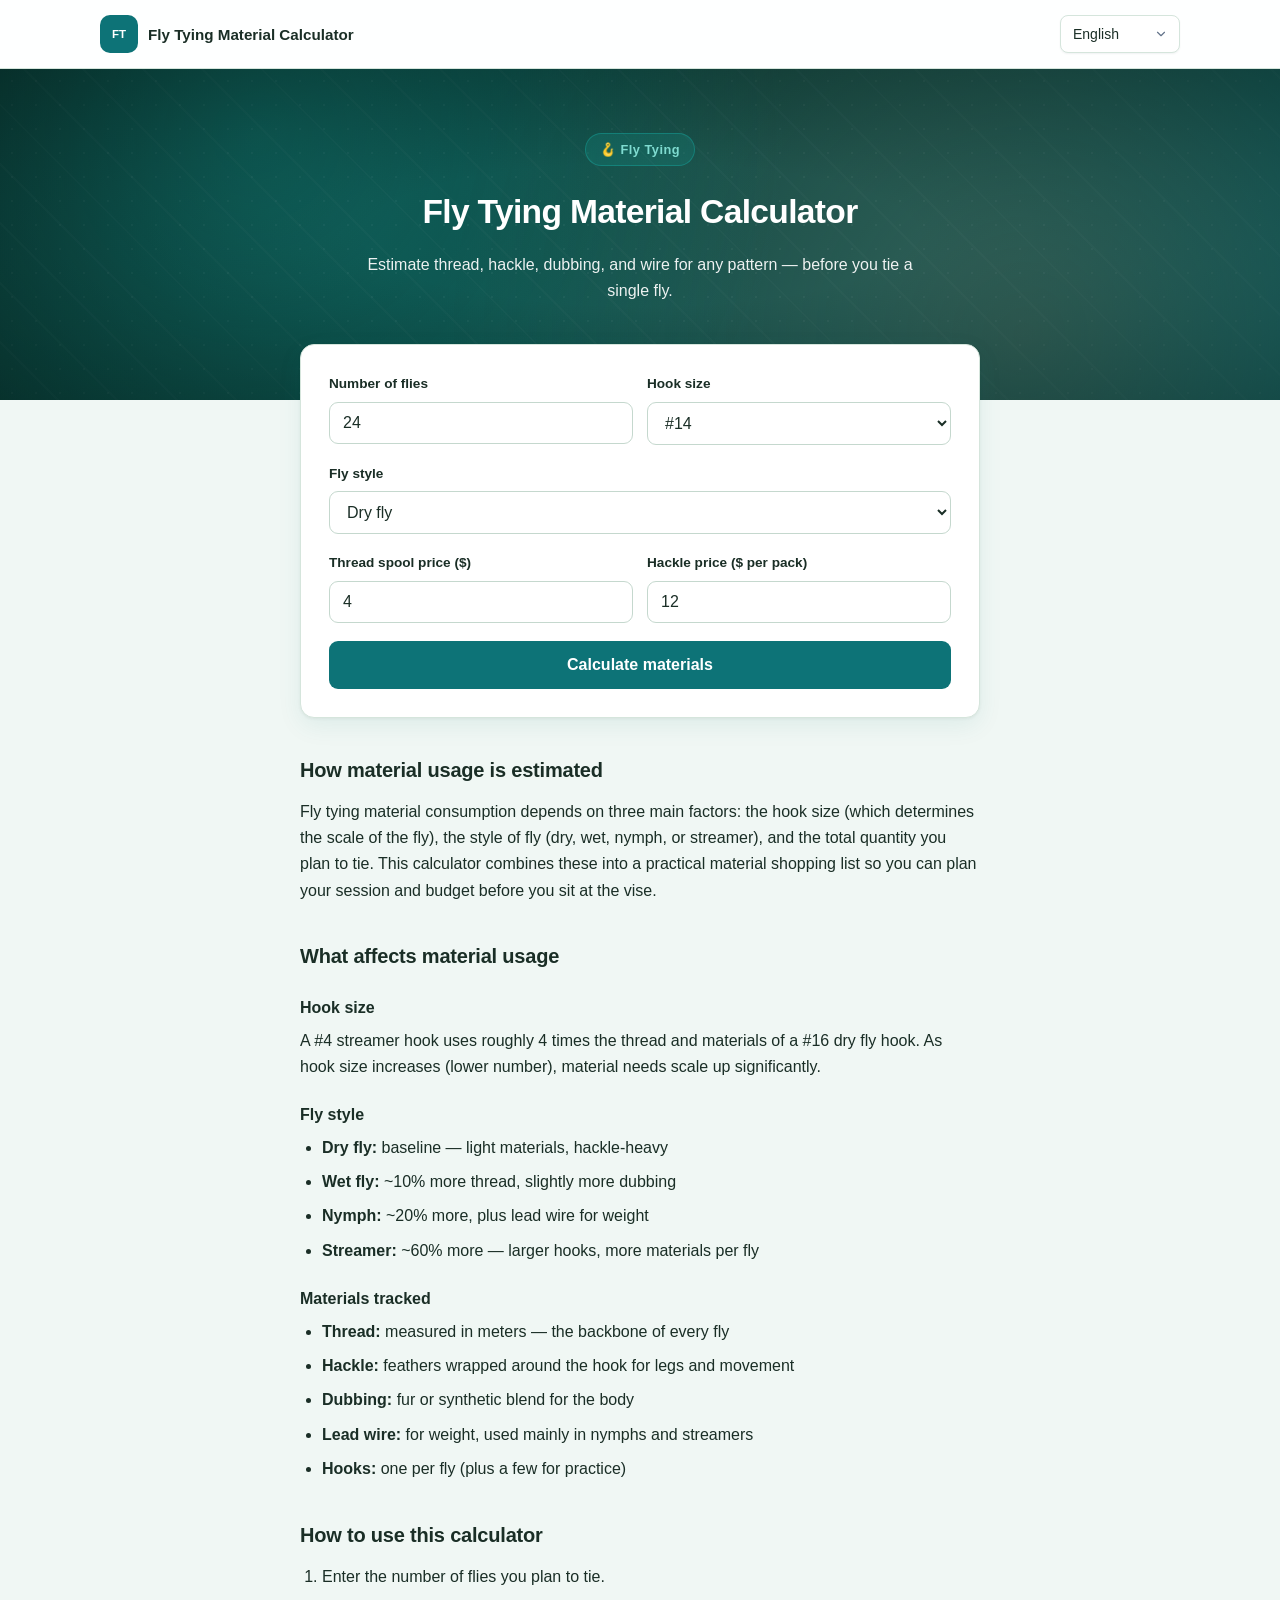
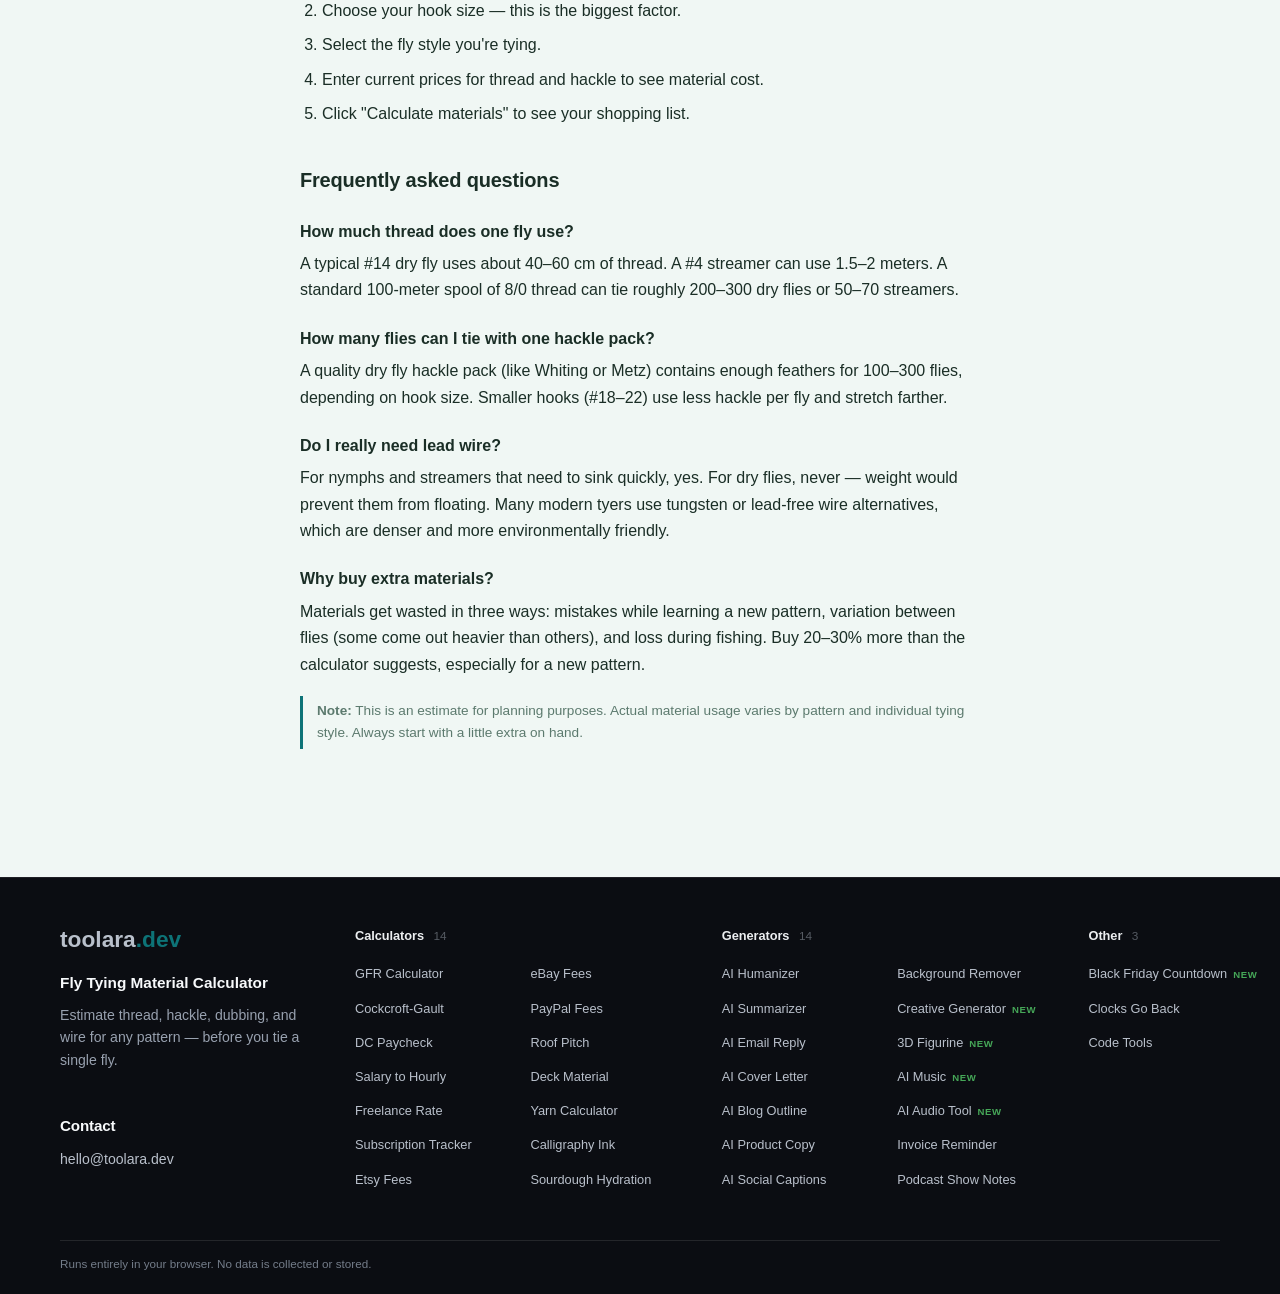
<file: index.html>
<!DOCTYPE html>
<html lang="en">
<head>
<meta charset="UTF-8">
<meta name="viewport" content="width=device-width, initial-scale=1.0">
<title>Fly Tying Material Calculator — Estimate Thread, Feathers and Wire</title>
<meta name="description" content="Free fly tying calculator. Estimate how much thread, hackle, dubbing, and lead wire you need for any pattern — based on hook size, style, and quantity.">
<meta name="keywords" content="fly tying calculator, fly tying materials, how much thread for flies, hackle calculator, fly tying cost estimator">
<meta name="robots" content="index, follow, max-snippet:-1, max-image-preview:large">
<meta name="theme-color" content="#1a3d2e">

<link rel="canonical" href="https://flytying.toolara.dev/">
<link rel="alternate" hreflang="en" href="https://flytying.toolara.dev/">
<link rel="alternate" hreflang="zh-Hans" href="https://flytying.toolara.dev/zh/">
<link rel="alternate" hreflang="zh-Hant" href="https://flytying.toolara.dev/zh-tw/">
<link rel="alternate" hreflang="ja" href="https://flytying.toolara.dev/ja/">
<link rel="alternate" hreflang="ko" href="https://flytying.toolara.dev/ko/">
<link rel="alternate" hreflang="de" href="https://flytying.toolara.dev/de/">
<link rel="alternate" hreflang="ru" href="https://flytying.toolara.dev/ru/">
<link rel="alternate" hreflang="es" href="https://flytying.toolara.dev/es/">
<link rel="alternate" hreflang="x-default" href="https://flytying.toolara.dev/">

<meta property="og:type" content="website">
<meta property="og:title" content="Fly Tying Material Calculator">
<meta property="og:description" content="Estimate thread, hackle, dubbing, and wire for any fly pattern.">
<meta property="og:url" content="https://flytying.toolara.dev/">
<meta property="og:image" content="https://flytying.toolara.dev/og-image.png">
<meta property="og:image:width" content="1200">
<meta property="og:image:height" content="630">
<meta property="og:image:alt" content="Fly Tying Material Calculator">
<meta property="og:locale" content="en_US">
<meta name="twitter:card" content="summary_large_image">

<script type="application/ld+json">
{
  "@context": "https://schema.org",
  "@type": "WebApplication",
  "name": "Fly Tying Material Calculator",
  "url": "https://flytying.toolara.dev/",
  "applicationCategory": "UtilityApplication",
  "operatingSystem": "Any",
  "description": "Free calculator that estimates fly tying material quantities and costs.",
  "offers": { "@type": "Offer", "price": "0", "priceCurrency": "USD" }
}
</script>

<link rel="stylesheet" href="/css/style.css">
<style id="footer-groups-css">
.site-footer-grid{grid-template-columns:minmax(0,0.85fr) minmax(0,2.65fr)!important;gap:40px!important}
.site-footer-column:nth-child(2){grid-row:1/span 2!important}
.site-footer-column:nth-child(3){grid-column:1!important;grid-row:2!important}
.site-footer-explore{display:grid;grid-template-columns:repeat(3,minmax(0,1fr));gap:22px 20px;align-content:start}
.site-footer-group{min-width:0}
.site-footer-group-title{margin:0 0 9px;padding-bottom:8px;border-bottom:1px solid rgba(255,255,255,0.16);color:#f8fafc;font-size:0.7rem;font-weight:700;letter-spacing:0.06em;text-transform:uppercase;opacity:.75}
.site-footer-group .site-footer-links{display:grid!important;grid-template-columns:minmax(0,1fr)!important;gap:7px;font-size:0.85rem;line-height:1.4}
@media(max-width:960px){.site-footer-grid{grid-template-columns:1fr!important;gap:30px!important}
.site-footer-column:nth-child(2){grid-row:auto!important}.site-footer-column:nth-child(3){grid-column:auto!important;grid-row:auto!important}
.site-footer-explore{grid-template-columns:repeat(2,minmax(0,1fr))}}
</style>
<style id="fc-cloud-css">
/* Footer tool columns - Linear style (design v3-A) */
.site-footer-grid{grid-template-columns:1.05fr 1.35fr 1.35fr 0.55fr !important;gap:44px !important}
/* 覆盖子站旧版 nth-child 网格定位残留 */
.site-footer .site-footer-column:nth-child(2),.site-footer .site-footer-column:nth-child(3),.site-footer .site-footer-column:nth-child(4){grid-row:auto !important;grid-column:auto !important;display:block !important}
.site-footer .fa-h4{font-size:0.8rem;font-weight:600;color:#eceef0;margin:0 0 16px;letter-spacing:-0.005em}
.site-footer .fa-h4 .n{color:#565b63;font-weight:500;margin-left:6px;font-size:0.74rem}
.site-footer ul.fa-list{list-style:none;margin:0;padding:0;columns:2;column-gap:28px}
.site-footer ul.fa-list.single{columns:1}
.site-footer ul.fa-list li{margin-bottom:11px;break-inside:avoid}
.site-footer ul.fa-list a{font-size:0.8rem;color:#83898f;text-decoration:none;transition:color 0.12s;white-space:nowrap}
.site-footer ul.fa-list a:hover{color:#f0f2f4}
.site-footer ul.fa-list a .fa-new{color:#46a758;font-size:0.6rem;font-weight:700;letter-spacing:0.06em;margin-left:6px}
.site-footer .fa-contact{margin-top:18px}.site-footer .fa-contact-h{margin:42px 0 10px !important;color:#f8fafc;font-size:0.95rem;font-weight:650}
@media(max-width:960px){.site-footer-grid{grid-template-columns:1fr 1fr !important;gap:32px !important}}
@media(max-width:640px){.site-footer-grid{grid-template-columns:1fr !important;gap:26px !important}}
</style></head>
<body>
<header class="site-header"><div class="site-header-inner"><a class="site-brand" href="/" aria-label="fly-tying-calculator"><span class="site-brand-mark" aria-hidden="true">FT</span><span class="site-brand-name" data-i18n="title"></span></a><nav class="site-nav" aria-label="Site navigation"><select id="langSelect" onchange="setLang(this.value)" aria-label="Language">
      <option value="en">English</option>
      <option value="zh">简体中文</option>
      <option value="zh-TW">繁體中文</option>
      <option value="ja">日本語</option>
      <option value="ko">한국어</option>
      <option value="de">Deutsch</option>
      <option value="ru">Русский</option>
      <option value="es">Español</option>
    </select></nav></div></header>


<header class="hero">

  <div class="hero-inner">
    <div class="hero-badge" data-i18n="heroBadge">🪝 Fly Tying</div>
    <h1 data-i18n="title">Fly Tying Material Calculator</h1>
    <p data-i18n="subtitle">Estimate thread, hackle, dubbing, and wire for any pattern — before you tie a single fly.</p>
  </div>
</header>

<main class="wrap">
  <section class="card">
    <h2 class="visually-hidden" data-i18n="calcHeading">Calculator</h2>

    <div class="row">
      <div>
        <label for="quantity" data-i18n="qtyLabel">Number of flies</label>
        <input type="number" id="quantity" min="1" step="1" placeholder="24" value="24" inputmode="numeric">
      </div>
      <div>
        <label for="hookSize" data-i18n="hookLabel">Hook size</label>
        <select id="hookSize">
          <option value="2">#2</option>
          <option value="4">#4</option>
          <option value="6">#6</option>
          <option value="8">#8</option>
          <option value="10">#10</option>
          <option value="12">#12</option>
          <option value="14" selected>#14</option>
          <option value="16">#16</option>
          <option value="18">#18</option>
          <option value="20">#20</option>
          <option value="22">#22</option>
        </select>
      </div>
    </div>

    <label for="style" data-i18n="styleLabel">Fly style</label>
    <select id="style">
      <option value="dry" selected data-i18n="styleDry">Dry fly</option>
      <option value="wet" data-i18n="styleWet">Wet fly</option>
      <option value="nymph" data-i18n="styleNymph">Nymph</option>
      <option value="streamer" data-i18n="styleStreamer">Streamer</option>
    </select>

    <div class="row">
      <div>
        <label for="threadPrice" data-i18n="threadLabel">Thread spool price ($)</label>
        <input type="number" id="threadPrice" min="0" step="0.5" placeholder="4" value="4" inputmode="decimal">
      </div>
      <div>
        <label for="hacklePrice" data-i18n="hackleLabel">Hackle price ($ per pack)</label>
        <input type="number" id="hacklePrice" min="0" step="0.5" placeholder="12" value="12" inputmode="decimal">
      </div>
    </div>

    <button class="calc" type="button" onclick="calculate()" data-i18n="calcBtn">Calculate materials</button>

    <div id="result" role="region" aria-live="polite">
      <div class="result-label" data-i18n="resultLabel">Materials needed for</div>
      <div class="total-flies"><span id="totalFlies">—</span></div>

      <div class="breakdown">
        <div class="bd-row"><span data-i18n="bdThread">Thread</span><strong id="bdThread">—</strong></div>
        <div class="bd-row"><span data-i18n="bdHackle">Hackle feathers</span><strong id="bdHackle">—</strong></div>
        <div class="bd-row"><span data-i18n="bdDubbing">Dubbing</span><strong id="bdDubbing">—</strong></div>
        <div class="bd-row"><span data-i18n="bdWire">Lead wire</span><strong id="bdWire">—</strong></div>
        <div class="bd-row"><span data-i18n="bdHooks">Hooks</span><strong id="bdHooks">—</strong></div>
        <div class="bd-divider"></div>
        <div class="bd-row bd-total"><span data-i18n="bdCost">Estimated material cost</span><strong id="bdCost">—</strong></div>
      </div>
      <div class="result-disclaimer" data-i18n="resultDisclaimer">Estimate only. Actual material usage varies by pattern, tying style, and individual technique. Always buy a little extra.</div>
    </div>
  </section>

  <section>
    <h2 data-i18n="whatIsTitle">How material usage is estimated</h2>
    <p data-i18n="whatIsText">Fly tying material consumption depends on three main factors: the hook size (which determines the scale of the fly), the style of fly (dry, wet, nymph, or streamer), and the total quantity you plan to tie. This calculator combines these into a practical material shopping list so you can plan your session and budget before you sit at the vise.</p>
  </section>

  <section>
    <h2 data-i18n="factorsTitle">What affects material usage</h2>
    <h3 data-i18n="f1Title">Hook size</h3>
    <p data-i18n="f1Text">A #4 streamer hook uses roughly 4 times the thread and materials of a #16 dry fly hook. As hook size increases (lower number), material needs scale up significantly.</p>

    <h3 data-i18n="f2Title">Fly style</h3>
    <ul>
      <li data-i18n="f2a"><strong>Dry fly:</strong> baseline — light materials, hackle-heavy</li>
      <li data-i18n="f2b"><strong>Wet fly:</strong> ~10% more thread, slightly more dubbing</li>
      <li data-i18n="f2c"><strong>Nymph:</strong> ~20% more, plus lead wire for weight</li>
      <li data-i18n="f2d"><strong>Streamer:</strong> ~60% more — larger hooks, more materials per fly</li>
    </ul>

    <h3 data-i18n="f3Title">Materials tracked</h3>
    <ul>
      <li data-i18n="f3a"><strong>Thread:</strong> measured in meters — the backbone of every fly</li>
      <li data-i18n="f3b"><strong>Hackle:</strong> feathers wrapped around the hook for legs and movement</li>
      <li data-i18n="f3c"><strong>Dubbing:</strong> fur or synthetic blend for the body</li>
      <li data-i18n="f3d"><strong>Lead wire:</strong> for weight, used mainly in nymphs and streamers</li>
      <li data-i18n="f3e"><strong>Hooks:</strong> one per fly (plus a few for practice)</li>
    </ul>
  </section>

  <section>
    <h2 data-i18n="howToTitle">How to use this calculator</h2>
    <ol>
      <li data-i18n="howTo1">Enter the number of flies you plan to tie.</li>
      <li data-i18n="howTo2">Choose your hook size — this is the biggest factor.</li>
      <li data-i18n="howTo3">Select the fly style you're tying.</li>
      <li data-i18n="howTo4">Enter current prices for thread and hackle to see material cost.</li>
      <li data-i18n="howTo5">Click "Calculate materials" to see your shopping list.</li>
    </ol>
  </section>

  <section>
    <h2 data-i18n="faqTitle">Frequently asked questions</h2>
    <h3 data-i18n="faq1q">How much thread does one fly use?</h3>
    <p data-i18n="faq1a">A typical #14 dry fly uses about 40–60 cm of thread. A #4 streamer can use 1.5–2 meters. A standard 100-meter spool of 8/0 thread can tie roughly 200–300 dry flies or 50–70 streamers.</p>

    <h3 data-i18n="faq2q">How many flies can I tie with one hackle pack?</h3>
    <p data-i18n="faq2a">A quality dry fly hackle pack (like Whiting or Metz) contains enough feathers for 100–300 flies, depending on hook size. Smaller hooks (#18–22) use less hackle per fly and stretch farther.</p>

    <h3 data-i18n="faq3q">Do I really need lead wire?</h3>
    <p data-i18n="faq3a">For nymphs and streamers that need to sink quickly, yes. For dry flies, never — weight would prevent them from floating. Many modern tyers use tungsten or lead-free wire alternatives, which are denser and more environmentally friendly.</p>

    <h3 data-i18n="faq4q">Why buy extra materials?</h3>
    <p data-i18n="faq4a">Materials get wasted in three ways: mistakes while learning a new pattern, variation between flies (some come out heavier than others), and loss during fishing. Buy 20–30% more than the calculator suggests, especially for a new pattern.</p>

    <div class="disclaimer" data-i18n="disclaimer"><strong>Note:</strong> This is an estimate for planning purposes. Actual material usage varies by pattern and individual tying style. Always start with a little extra on hand.</div>
  </section>
</main>

<footer class="footer site-footer">
<div class="site-footer-inner">
<div class="site-footer-grid"><section class="site-footer-column">
<a class="site-footer-wordmark" href="https://toolara.dev/" aria-label="toolara.dev">toolara<span class="tld">.dev</span></a>
<p class="site-footer-site-name" data-i18n="title">Fly Tying Material Calculator</p>
<p class="site-footer-description" data-i18n="subtitle">Estimate thread, hackle, dubbing, and wire for any pattern — before you tie a single fly.</p>
<h2 class="fa-contact-h">Contact</h2><p class="site-footer-contact fa-contact"><a href="mailto:hello@toolara.dev">hello@toolara.dev</a></p></section><section class="site-footer-column"><h4 class="fa-h4">Calculators <span class="n">14</span></h4><ul class="fa-list"><li><a href="https://gfr.toolara.dev/">GFR Calculator</a></li><li><a href="https://crcl.toolara.dev/">Cockcroft-Gault</a></li><li><a href="https://dc-pay.toolara.dev/">DC Paycheck</a></li><li><a href="https://salary.toolara.dev/">Salary to Hourly</a></li><li><a href="https://freelance.toolara.dev/">Freelance Rate</a></li><li><a href="https://subscriptions.toolara.dev/">Subscription Tracker</a></li><li><a href="https://etsy.toolara.dev/">Etsy Fees</a></li><li><a href="https://ebay.toolara.dev/">eBay Fees</a></li><li><a href="https://paypal.toolara.dev/">PayPal Fees</a></li><li><a href="https://roof.toolara.dev/">Roof Pitch</a></li><li><a href="https://deck.toolara.dev/">Deck Material</a></li><li><a href="https://yarn.toolara.dev/">Yarn Calculator</a></li><li><a href="https://calligraphy.toolara.dev/">Calligraphy Ink</a></li><li><a href="https://sourdough.toolara.dev/">Sourdough Hydration</a></li></ul></section><section class="site-footer-column"><h4 class="fa-h4">Generators <span class="n">14</span></h4><ul class="fa-list"><li><a href="https://humanize.toolara.dev/">AI Humanizer</a></li><li><a href="https://summarize.toolara.dev/">AI Summarizer</a></li><li><a href="https://emailreply.toolara.dev/">AI Email Reply</a></li><li><a href="https://coverletter.toolara.dev/">AI Cover Letter</a></li><li><a href="https://blogoutline.toolara.dev/">AI Blog Outline</a></li><li><a href="https://productcopy.toolara.dev/">AI Product Copy</a></li><li><a href="https://captions.toolara.dev/">AI Social Captions</a></li><li><a href="https://background.toolara.dev/">Background Remover</a></li><li><a href="https://creative.toolara.dev/">Creative Generator<span class="fa-new">NEW</span></a></li><li><a href="https://figurine.toolara.dev/">3D Figurine<span class="fa-new">NEW</span></a></li><li><a href="https://music.toolara.dev/">AI Music<span class="fa-new">NEW</span></a></li><li><a href="https://audio.toolara.dev/">AI Audio Tool<span class="fa-new">NEW</span></a></li><li><a href="https://invoices.toolara.dev/">Invoice Reminder</a></li><li><a href="https://podcast.toolara.dev/">Podcast Show Notes</a></li></ul></section><section class="site-footer-column"><h4 class="fa-h4">Other <span class="n">3</span></h4><ul class="fa-list single"><li><a href="https://blackfriday.toolara.dev/">Black Friday Countdown<span class="fa-new">NEW</span></a></li><li><a href="https://clocksgoback.toolara.dev/">Clocks Go Back</a></li><li><a href="https://devtools.toolara.dev/">Code Tools</a></li></ul></section></div>
<div class="site-footer-bottom"><p class="site-footer-privacy" data-i18n="footer">Runs entirely in your browser. No data is collected or stored.</p></div>
</div>
</footer>

<script src="/js/i18n.js"></script>
<script src="/js/calculator.js"></script>
</body>
</html>
</file>
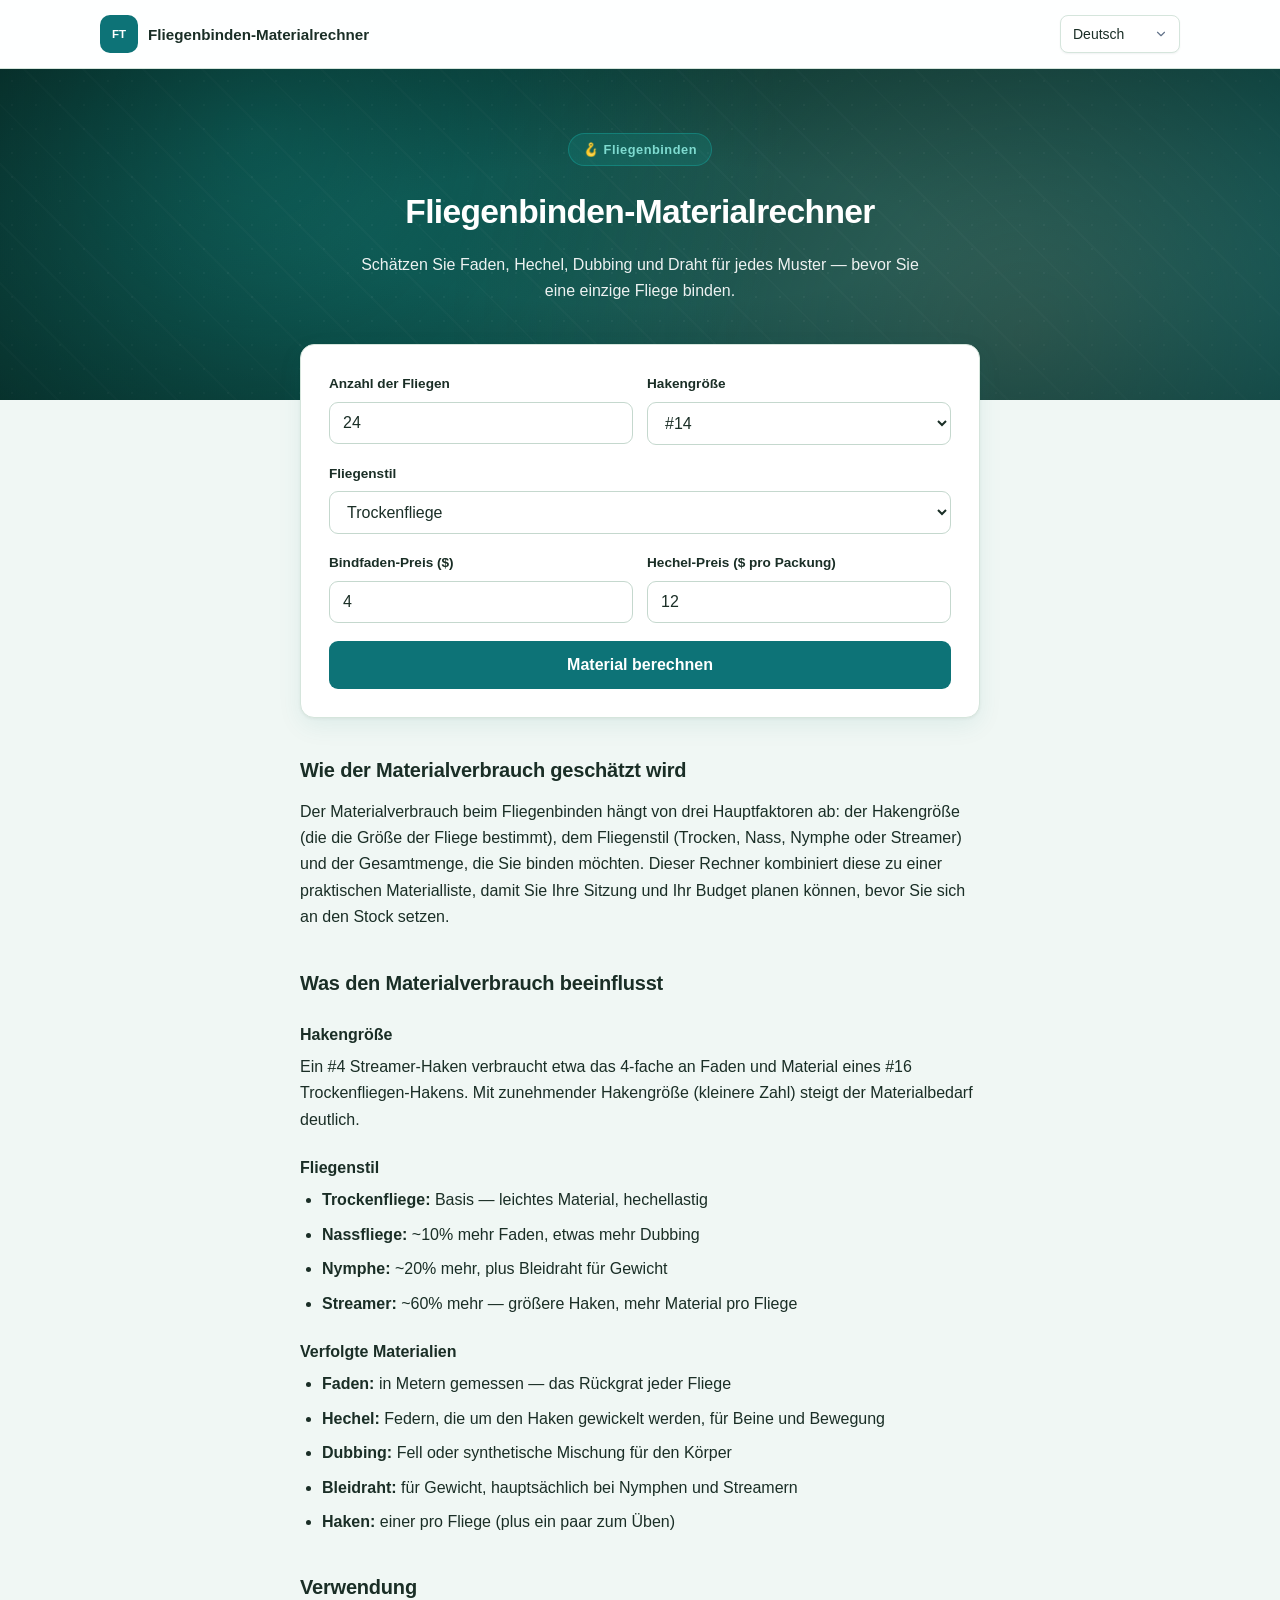
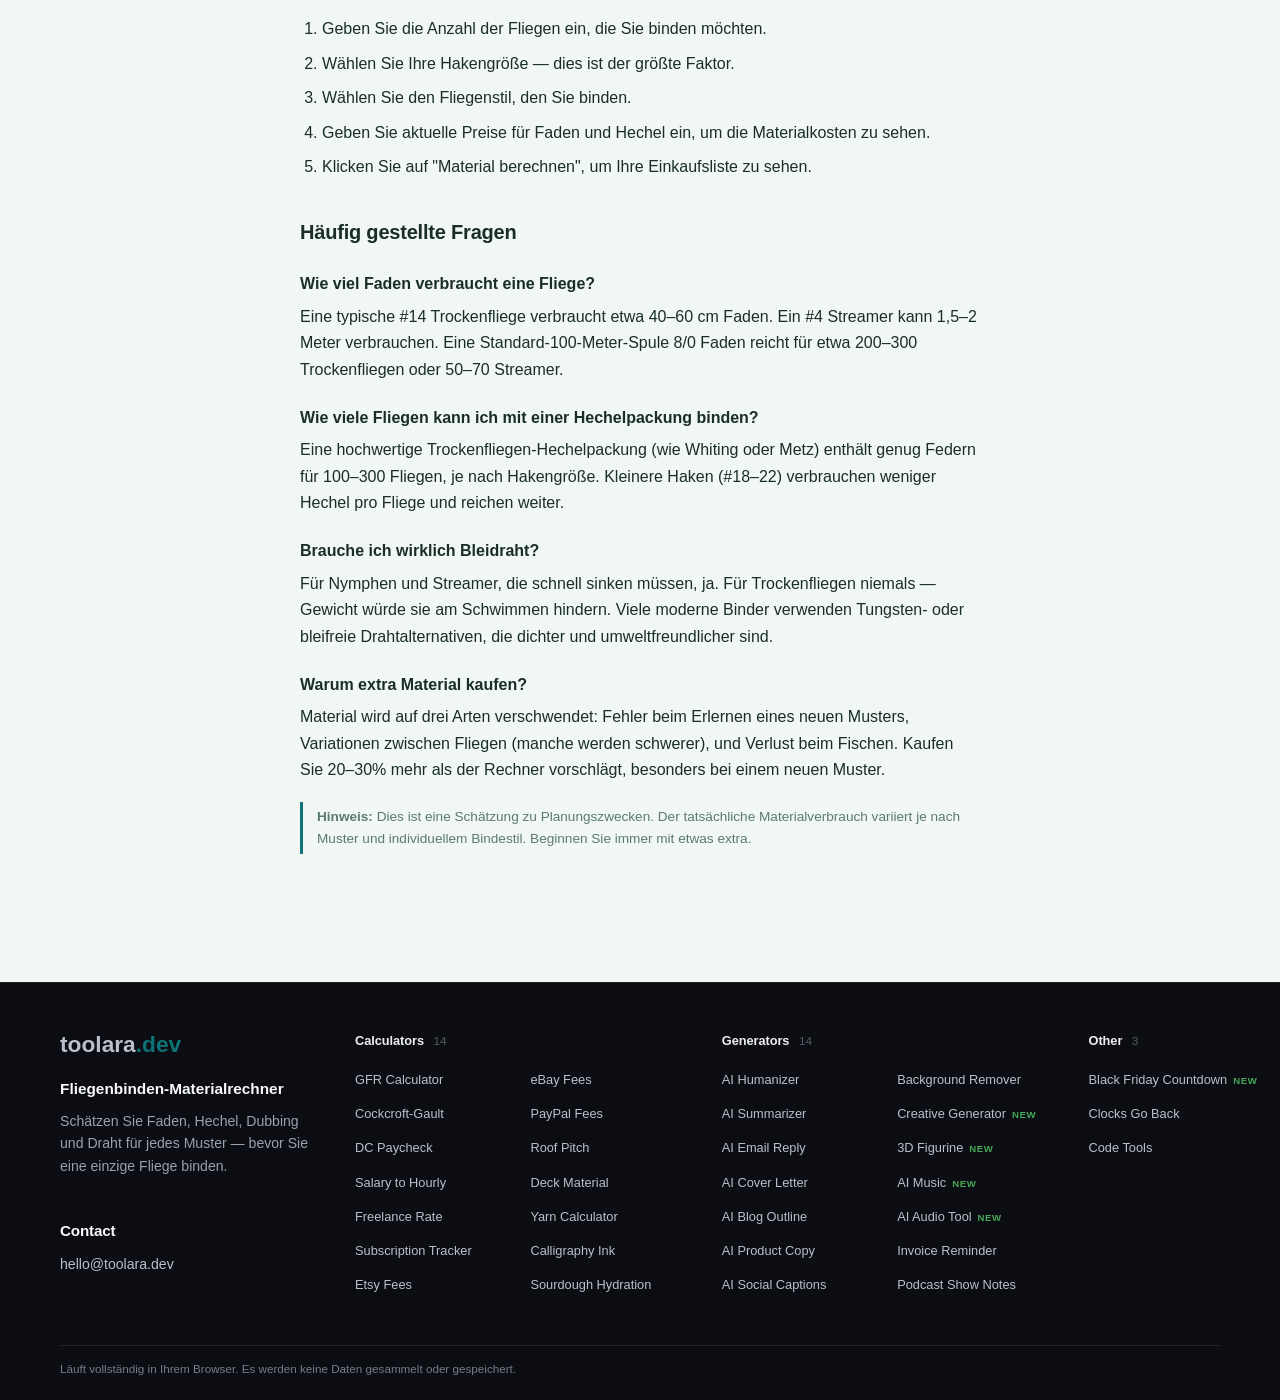
<file: de/index.html>
<!DOCTYPE html>
<html lang="de">
<head>
<meta charset="UTF-8">
<meta name="viewport" content="width=device-width, initial-scale=1.0">
<title>Fliegenbinden-Materialrechner — Faden, Hechel und Draht</title>
<meta name="description" content="Kostenloser Materialrechner fürs Fliegenbinden. Geben Sie Anzahl, Hakengröße und Fliegentyp ein — der Rechner schätzt Faden, Hechel, Dubbing und Draht und überschlägt die Kosten. Läuft vollständig im Browser, keine Datenübertragung.">
<meta name="keywords" content="fly tying calculator, fly tying materials, how much thread for flies, hackle calculator, fly tying cost estimator">
<meta name="robots" content="index, follow, max-snippet:-1, max-image-preview:large">
<meta name="theme-color" content="#1a3d2e">

<link rel="canonical" href="https://flytying.toolara.dev/de/">
<link rel="alternate" hreflang="en" href="https://flytying.toolara.dev/">
<link rel="alternate" hreflang="zh-Hans" href="https://flytying.toolara.dev/zh/">
<link rel="alternate" hreflang="zh-Hant" href="https://flytying.toolara.dev/zh-tw/">
<link rel="alternate" hreflang="ja" href="https://flytying.toolara.dev/ja/">
<link rel="alternate" hreflang="ko" href="https://flytying.toolara.dev/ko/">
<link rel="alternate" hreflang="de" href="https://flytying.toolara.dev/de/">
<link rel="alternate" hreflang="ru" href="https://flytying.toolara.dev/ru/">
<link rel="alternate" hreflang="es" href="https://flytying.toolara.dev/es/">
<link rel="alternate" hreflang="x-default" href="https://flytying.toolara.dev/">

<meta property="og:type" content="website">
<meta property="og:title" content="Fliegenbinden-Materialrechner — Faden, Hechel und Draht">
<meta property="og:description" content="Kostenloser Materialrechner fürs Fliegenbinden. Geben Sie Anzahl, Hakengröße und Fliegentyp ein — der Rechner schätzt Faden, Hechel, Dubbing und Draht und überschlägt die Kosten. Läuft vollständig im Browser, keine Datenübertragung.">
<meta property="og:url" content="https://flytying.toolara.dev/de/">
<meta property="og:image" content="https://flytying.toolara.dev/og-image.png">
<meta property="og:image:width" content="1200">
<meta property="og:image:height" content="630">
<meta property="og:image:alt" content="Fliegenbinden-Materialrechner — Faden, Hechel und Draht">
<meta property="og:locale" content="de_DE">
<meta name="twitter:card" content="summary_large_image">

<script type="application/ld+json">
{
  "@context": "https://schema.org",
  "@type": "WebApplication",
  "name": "Fliegenbinden-Materialrechner",
  "url": "https://flytying.toolara.dev/de/",
  "applicationCategory": "UtilityApplication",
  "operatingSystem": "Any",
  "inLanguage": "de",
  "description": "Kostenloser Materialrechner fürs Fliegenbinden. Geben Sie Anzahl, Hakengröße und Fliegentyp ein — der Rechner schätzt Faden, Hechel, Dubbing und Draht und überschlägt die Kosten. Läuft vollständig im Browser, keine Datenübertragung.",
  "offers": { "@type": "Offer", "price": "0", "priceCurrency": "USD" }
}
</script>

<script>window.__FORCE_LANG__ = 'de';</script>
<link rel="stylesheet" href="/css/style.css">
<style id="footer-groups-css">
.site-footer-grid{grid-template-columns:minmax(0,0.85fr) minmax(0,2.65fr)!important;gap:40px!important}
.site-footer-column:nth-child(2){grid-row:1/span 2!important}
.site-footer-column:nth-child(3){grid-column:1!important;grid-row:2!important}
.site-footer-explore{display:grid;grid-template-columns:repeat(3,minmax(0,1fr));gap:22px 20px;align-content:start}
.site-footer-group{min-width:0}
.site-footer-group-title{margin:0 0 9px;padding-bottom:8px;border-bottom:1px solid rgba(255,255,255,0.16);color:#f8fafc;font-size:0.7rem;font-weight:700;letter-spacing:0.06em;text-transform:uppercase;opacity:.75}
.site-footer-group .site-footer-links{display:grid!important;grid-template-columns:minmax(0,1fr)!important;gap:7px;font-size:0.85rem;line-height:1.4}
@media(max-width:960px){.site-footer-grid{grid-template-columns:1fr!important;gap:30px!important}
.site-footer-column:nth-child(2){grid-row:auto!important}.site-footer-column:nth-child(3){grid-column:auto!important;grid-row:auto!important}
.site-footer-explore{grid-template-columns:repeat(2,minmax(0,1fr))}}
</style>
<style id="fc-cloud-css">
/* Footer tool columns - Linear style (design v3-A) */
.site-footer-grid{grid-template-columns:1.05fr 1.35fr 1.35fr 0.55fr !important;gap:44px !important}
/* 覆盖子站旧版 nth-child 网格定位残留 */
.site-footer .site-footer-column:nth-child(2),.site-footer .site-footer-column:nth-child(3),.site-footer .site-footer-column:nth-child(4){grid-row:auto !important;grid-column:auto !important;display:block !important}
.site-footer .fa-h4{font-size:0.8rem;font-weight:600;color:#eceef0;margin:0 0 16px;letter-spacing:-0.005em}
.site-footer .fa-h4 .n{color:#565b63;font-weight:500;margin-left:6px;font-size:0.74rem}
.site-footer ul.fa-list{list-style:none;margin:0;padding:0;columns:2;column-gap:28px}
.site-footer ul.fa-list.single{columns:1}
.site-footer ul.fa-list li{margin-bottom:11px;break-inside:avoid}
.site-footer ul.fa-list a{font-size:0.8rem;color:#83898f;text-decoration:none;transition:color 0.12s;white-space:nowrap}
.site-footer ul.fa-list a:hover{color:#f0f2f4}
.site-footer ul.fa-list a .fa-new{color:#46a758;font-size:0.6rem;font-weight:700;letter-spacing:0.06em;margin-left:6px}
.site-footer .fa-contact{margin-top:18px}.site-footer .fa-contact-h{margin:42px 0 10px !important;color:#f8fafc;font-size:0.95rem;font-weight:650}
@media(max-width:960px){.site-footer-grid{grid-template-columns:1fr 1fr !important;gap:32px !important}}
@media(max-width:640px){.site-footer-grid{grid-template-columns:1fr !important;gap:26px !important}}
</style></head>
<body>
<header class="site-header"><div class="site-header-inner"><a class="site-brand" href="/" aria-label="fly-tying-calculator"><span class="site-brand-mark" aria-hidden="true">FT</span><span class="site-brand-name" data-i18n="title"></span></a><nav class="site-nav" aria-label="Site navigation"><select id="langSelect" onchange="setLang(this.value)" aria-label="Language">
      <option value="en">English</option>
      <option value="zh">简体中文</option>
      <option value="zh-TW">繁體中文</option>
      <option value="ja">日本語</option>
      <option value="ko">한국어</option>
      <option value="de">Deutsch</option>
      <option value="ru">Русский</option>
      <option value="es">Español</option>
    </select></nav></div></header>


<header class="hero">

  <div class="hero-inner">
    <div class="hero-badge" data-i18n="heroBadge">🪝 Fliegenbinden</div>
    <h1 data-i18n="title">Fliegenbinden-Materialrechner</h1>
    <p data-i18n="subtitle">Schätzen Sie Faden, Hechel, Dubbing und Draht für jedes Muster — bevor Sie eine einzige Fliege binden.</p>
  </div>
</header>

<main class="wrap">
  <section class="card">
    <h2 class="visually-hidden" data-i18n="calcHeading">Rechner</h2>

    <div class="row">
      <div>
        <label for="quantity" data-i18n="qtyLabel">Anzahl der Fliegen</label>
        <input type="number" id="quantity" min="1" step="1" placeholder="24" value="24" inputmode="numeric">
      </div>
      <div>
        <label for="hookSize" data-i18n="hookLabel">Hakengröße</label>
        <select id="hookSize">
          <option value="2">#2</option>
          <option value="4">#4</option>
          <option value="6">#6</option>
          <option value="8">#8</option>
          <option value="10">#10</option>
          <option value="12">#12</option>
          <option value="14" selected>#14</option>
          <option value="16">#16</option>
          <option value="18">#18</option>
          <option value="20">#20</option>
          <option value="22">#22</option>
        </select>
      </div>
    </div>

    <label for="style" data-i18n="styleLabel">Fliegenstil</label>
    <select id="style">
      <option value="dry" selected data-i18n="styleDry">Trockenfliege</option>
      <option value="wet" data-i18n="styleWet">Nassfliege</option>
      <option value="nymph" data-i18n="styleNymph">Nymphe</option>
      <option value="streamer" data-i18n="styleStreamer">Streamer</option>
    </select>

    <div class="row">
      <div>
        <label for="threadPrice" data-i18n="threadLabel">Bindfaden-Preis ($)</label>
        <input type="number" id="threadPrice" min="0" step="0.5" placeholder="4" value="4" inputmode="decimal">
      </div>
      <div>
        <label for="hacklePrice" data-i18n="hackleLabel">Hechel-Preis ($ pro Packung)</label>
        <input type="number" id="hacklePrice" min="0" step="0.5" placeholder="12" value="12" inputmode="decimal">
      </div>
    </div>

    <button class="calc" type="button" onclick="calculate()" data-i18n="calcBtn">Material berechnen</button>

    <div id="result" role="region" aria-live="polite">
      <div class="result-label" data-i18n="resultLabel">Benötigtes Material für</div>
      <div class="total-flies"><span id="totalFlies">—</span></div>

      <div class="breakdown">
        <div class="bd-row"><span data-i18n="bdThread">Bindfaden</span><strong id="bdThread">—</strong></div>
        <div class="bd-row"><span data-i18n="bdHackle">Hecheln</span><strong id="bdHackle">—</strong></div>
        <div class="bd-row"><span data-i18n="bdDubbing">Dubbing</span><strong id="bdDubbing">—</strong></div>
        <div class="bd-row"><span data-i18n="bdWire">Bleidraht</span><strong id="bdWire">—</strong></div>
        <div class="bd-row"><span data-i18n="bdHooks">Haken</span><strong id="bdHooks">—</strong></div>
        <div class="bd-divider"></div>
        <div class="bd-row bd-total"><span data-i18n="bdCost">Geschätzte Materialkosten</span><strong id="bdCost">—</strong></div>
      </div>
      <div class="result-disclaimer" data-i18n="resultDisclaimer">Nur eine Schätzung. Der tatsächliche Materialverbrauch variiert je nach Muster, Bindestil und individueller Technik. Kaufen Sie immer etwas extra.</div>
    </div>
  </section>

  <section>
    <h2 data-i18n="whatIsTitle">Wie der Materialverbrauch geschätzt wird</h2>
    <p data-i18n="whatIsText">Der Materialverbrauch beim Fliegenbinden hängt von drei Hauptfaktoren ab: der Hakengröße (die die Größe der Fliege bestimmt), dem Fliegenstil (Trocken, Nass, Nymphe oder Streamer) und der Gesamtmenge, die Sie binden möchten. Dieser Rechner kombiniert diese zu einer praktischen Materialliste, damit Sie Ihre Sitzung und Ihr Budget planen können, bevor Sie sich an den Stock setzen.</p>
  </section>

  <section>
    <h2 data-i18n="factorsTitle">Was den Materialverbrauch beeinflusst</h2>
    <h3 data-i18n="f1Title">Hakengröße</h3>
    <p data-i18n="f1Text">Ein #4 Streamer-Haken verbraucht etwa das 4-fache an Faden und Material eines #16 Trockenfliegen-Hakens. Mit zunehmender Hakengröße (kleinere Zahl) steigt der Materialbedarf deutlich.</p>

    <h3 data-i18n="f2Title">Fliegenstil</h3>
    <ul>
      <li data-i18n="f2a"><strong>Trockenfliege:</strong> Basis — leichtes Material, hechellastig</li>
      <li data-i18n="f2b"><strong>Nassfliege:</strong> ~10% mehr Faden, etwas mehr Dubbing</li>
      <li data-i18n="f2c"><strong>Nymphe:</strong> ~20% mehr, plus Bleidraht für Gewicht</li>
      <li data-i18n="f2d"><strong>Streamer:</strong> ~60% mehr — größere Haken, mehr Material pro Fliege</li>
    </ul>

    <h3 data-i18n="f3Title">Verfolgte Materialien</h3>
    <ul>
      <li data-i18n="f3a"><strong>Faden:</strong> in Metern gemessen — das Rückgrat jeder Fliege</li>
      <li data-i18n="f3b"><strong>Hechel:</strong> Federn, die um den Haken gewickelt werden, für Beine und Bewegung</li>
      <li data-i18n="f3c"><strong>Dubbing:</strong> Fell oder synthetische Mischung für den Körper</li>
      <li data-i18n="f3d"><strong>Bleidraht:</strong> für Gewicht, hauptsächlich bei Nymphen und Streamern</li>
      <li data-i18n="f3e"><strong>Haken:</strong> einer pro Fliege (plus ein paar zum Üben)</li>
    </ul>
  </section>

  <section>
    <h2 data-i18n="howToTitle">Verwendung</h2>
    <ol>
      <li data-i18n="howTo1">Geben Sie die Anzahl der Fliegen ein, die Sie binden möchten.</li>
      <li data-i18n="howTo2">Wählen Sie Ihre Hakengröße — dies ist der größte Faktor.</li>
      <li data-i18n="howTo3">Wählen Sie den Fliegenstil, den Sie binden.</li>
      <li data-i18n="howTo4">Geben Sie aktuelle Preise für Faden und Hechel ein, um die Materialkosten zu sehen.</li>
      <li data-i18n="howTo5">Klicken Sie auf "Material berechnen", um Ihre Einkaufsliste zu sehen.</li>
    </ol>
  </section>

  <section>
    <h2 data-i18n="faqTitle">Häufig gestellte Fragen</h2>
    <h3 data-i18n="faq1q">Wie viel Faden verbraucht eine Fliege?</h3>
    <p data-i18n="faq1a">Eine typische #14 Trockenfliege verbraucht etwa 40–60 cm Faden. Ein #4 Streamer kann 1,5–2 Meter verbrauchen. Eine Standard-100-Meter-Spule 8/0 Faden reicht für etwa 200–300 Trockenfliegen oder 50–70 Streamer.</p>

    <h3 data-i18n="faq2q">Wie viele Fliegen kann ich mit einer Hechelpackung binden?</h3>
    <p data-i18n="faq2a">Eine hochwertige Trockenfliegen-Hechelpackung (wie Whiting oder Metz) enthält genug Federn für 100–300 Fliegen, je nach Hakengröße. Kleinere Haken (#18–22) verbrauchen weniger Hechel pro Fliege und reichen weiter.</p>

    <h3 data-i18n="faq3q">Brauche ich wirklich Bleidraht?</h3>
    <p data-i18n="faq3a">Für Nymphen und Streamer, die schnell sinken müssen, ja. Für Trockenfliegen niemals — Gewicht würde sie am Schwimmen hindern. Viele moderne Binder verwenden Tungsten- oder bleifreie Drahtalternativen, die dichter und umweltfreundlicher sind.</p>

    <h3 data-i18n="faq4q">Warum extra Material kaufen?</h3>
    <p data-i18n="faq4a">Material wird auf drei Arten verschwendet: Fehler beim Erlernen eines neuen Musters, Variationen zwischen Fliegen (manche werden schwerer), und Verlust beim Fischen. Kaufen Sie 20–30% mehr als der Rechner vorschlägt, besonders bei einem neuen Muster.</p>

    <div class="disclaimer" data-i18n="disclaimer"><strong>Hinweis:</strong> Dies ist eine Schätzung zu Planungszwecken. Der tatsächliche Materialverbrauch variiert je nach Muster und individuellem Bindestil. Beginnen Sie immer mit etwas extra.</div>
  </section>
</main>

<footer class="footer site-footer">
<div class="site-footer-inner">
<div class="site-footer-grid"><section class="site-footer-column">
<a class="site-footer-wordmark" href="https://toolara.dev/" aria-label="toolara.dev">toolara<span class="tld">.dev</span></a>
<p class="site-footer-site-name" data-i18n="title">Fliegenbinden-Materialrechner</p>
<p class="site-footer-description" data-i18n="subtitle">Schätzen Sie Faden, Hechel, Dubbing und Draht für jedes Muster — bevor Sie eine einzige Fliege binden.</p>
<h2 class="fa-contact-h">Contact</h2><p class="site-footer-contact fa-contact"><a href="mailto:hello@toolara.dev">hello@toolara.dev</a></p></section><section class="site-footer-column"><h4 class="fa-h4">Calculators <span class="n">14</span></h4><ul class="fa-list"><li><a href="https://gfr.toolara.dev/">GFR Calculator</a></li><li><a href="https://crcl.toolara.dev/">Cockcroft-Gault</a></li><li><a href="https://dc-pay.toolara.dev/">DC Paycheck</a></li><li><a href="https://salary.toolara.dev/">Salary to Hourly</a></li><li><a href="https://freelance.toolara.dev/">Freelance Rate</a></li><li><a href="https://subscriptions.toolara.dev/">Subscription Tracker</a></li><li><a href="https://etsy.toolara.dev/">Etsy Fees</a></li><li><a href="https://ebay.toolara.dev/">eBay Fees</a></li><li><a href="https://paypal.toolara.dev/">PayPal Fees</a></li><li><a href="https://roof.toolara.dev/">Roof Pitch</a></li><li><a href="https://deck.toolara.dev/">Deck Material</a></li><li><a href="https://yarn.toolara.dev/">Yarn Calculator</a></li><li><a href="https://calligraphy.toolara.dev/">Calligraphy Ink</a></li><li><a href="https://sourdough.toolara.dev/">Sourdough Hydration</a></li></ul></section><section class="site-footer-column"><h4 class="fa-h4">Generators <span class="n">14</span></h4><ul class="fa-list"><li><a href="https://humanize.toolara.dev/">AI Humanizer</a></li><li><a href="https://summarize.toolara.dev/">AI Summarizer</a></li><li><a href="https://emailreply.toolara.dev/">AI Email Reply</a></li><li><a href="https://coverletter.toolara.dev/">AI Cover Letter</a></li><li><a href="https://blogoutline.toolara.dev/">AI Blog Outline</a></li><li><a href="https://productcopy.toolara.dev/">AI Product Copy</a></li><li><a href="https://captions.toolara.dev/">AI Social Captions</a></li><li><a href="https://background.toolara.dev/">Background Remover</a></li><li><a href="https://creative.toolara.dev/">Creative Generator<span class="fa-new">NEW</span></a></li><li><a href="https://figurine.toolara.dev/">3D Figurine<span class="fa-new">NEW</span></a></li><li><a href="https://music.toolara.dev/">AI Music<span class="fa-new">NEW</span></a></li><li><a href="https://audio.toolara.dev/">AI Audio Tool<span class="fa-new">NEW</span></a></li><li><a href="https://invoices.toolara.dev/">Invoice Reminder</a></li><li><a href="https://podcast.toolara.dev/">Podcast Show Notes</a></li></ul></section><section class="site-footer-column"><h4 class="fa-h4">Other <span class="n">3</span></h4><ul class="fa-list single"><li><a href="https://blackfriday.toolara.dev/">Black Friday Countdown<span class="fa-new">NEW</span></a></li><li><a href="https://clocksgoback.toolara.dev/">Clocks Go Back</a></li><li><a href="https://devtools.toolara.dev/">Code Tools</a></li></ul></section></div>
<div class="site-footer-bottom"><p class="site-footer-privacy" data-i18n="footer">Läuft vollständig in Ihrem Browser. Es werden keine Daten gesammelt oder gespeichert.</p></div>
</div>
</footer>

<script src="/js/i18n.js"></script>
<script src="/js/calculator.js"></script>
</body>
</html>
</file>
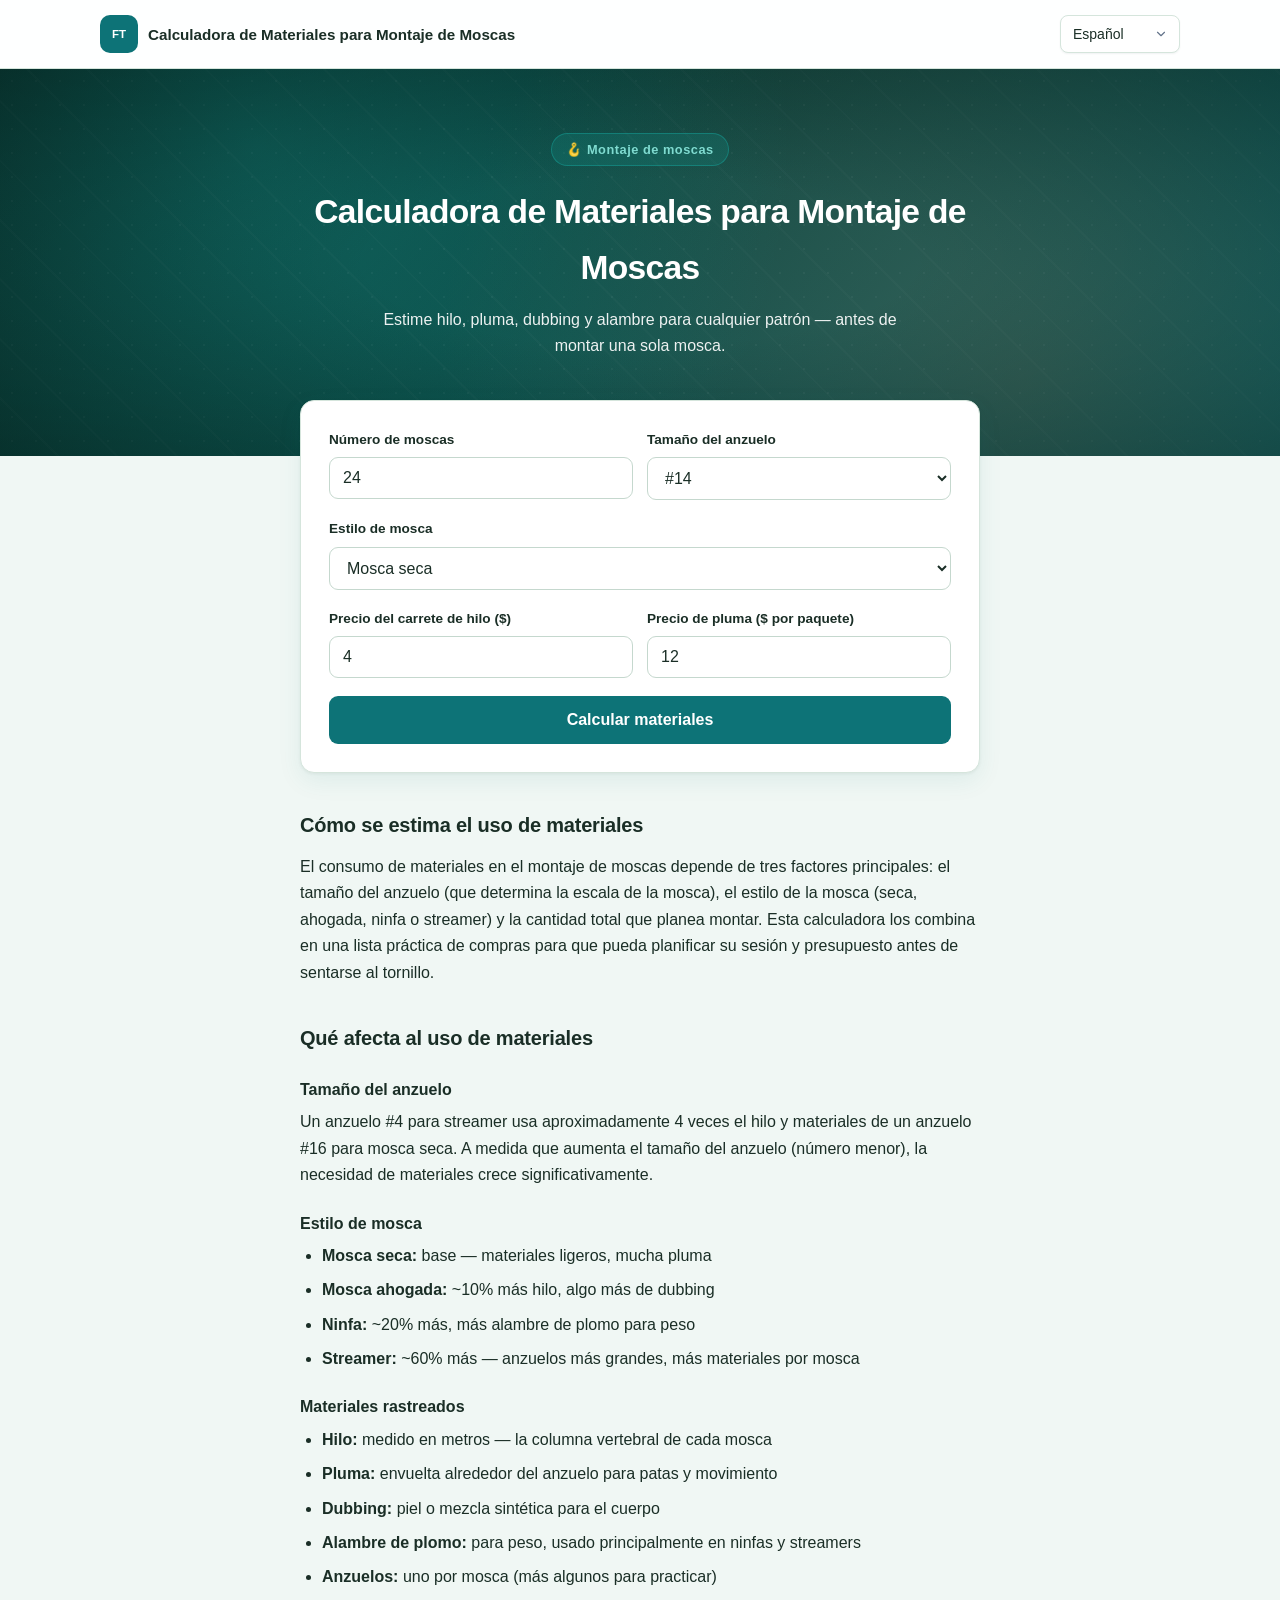
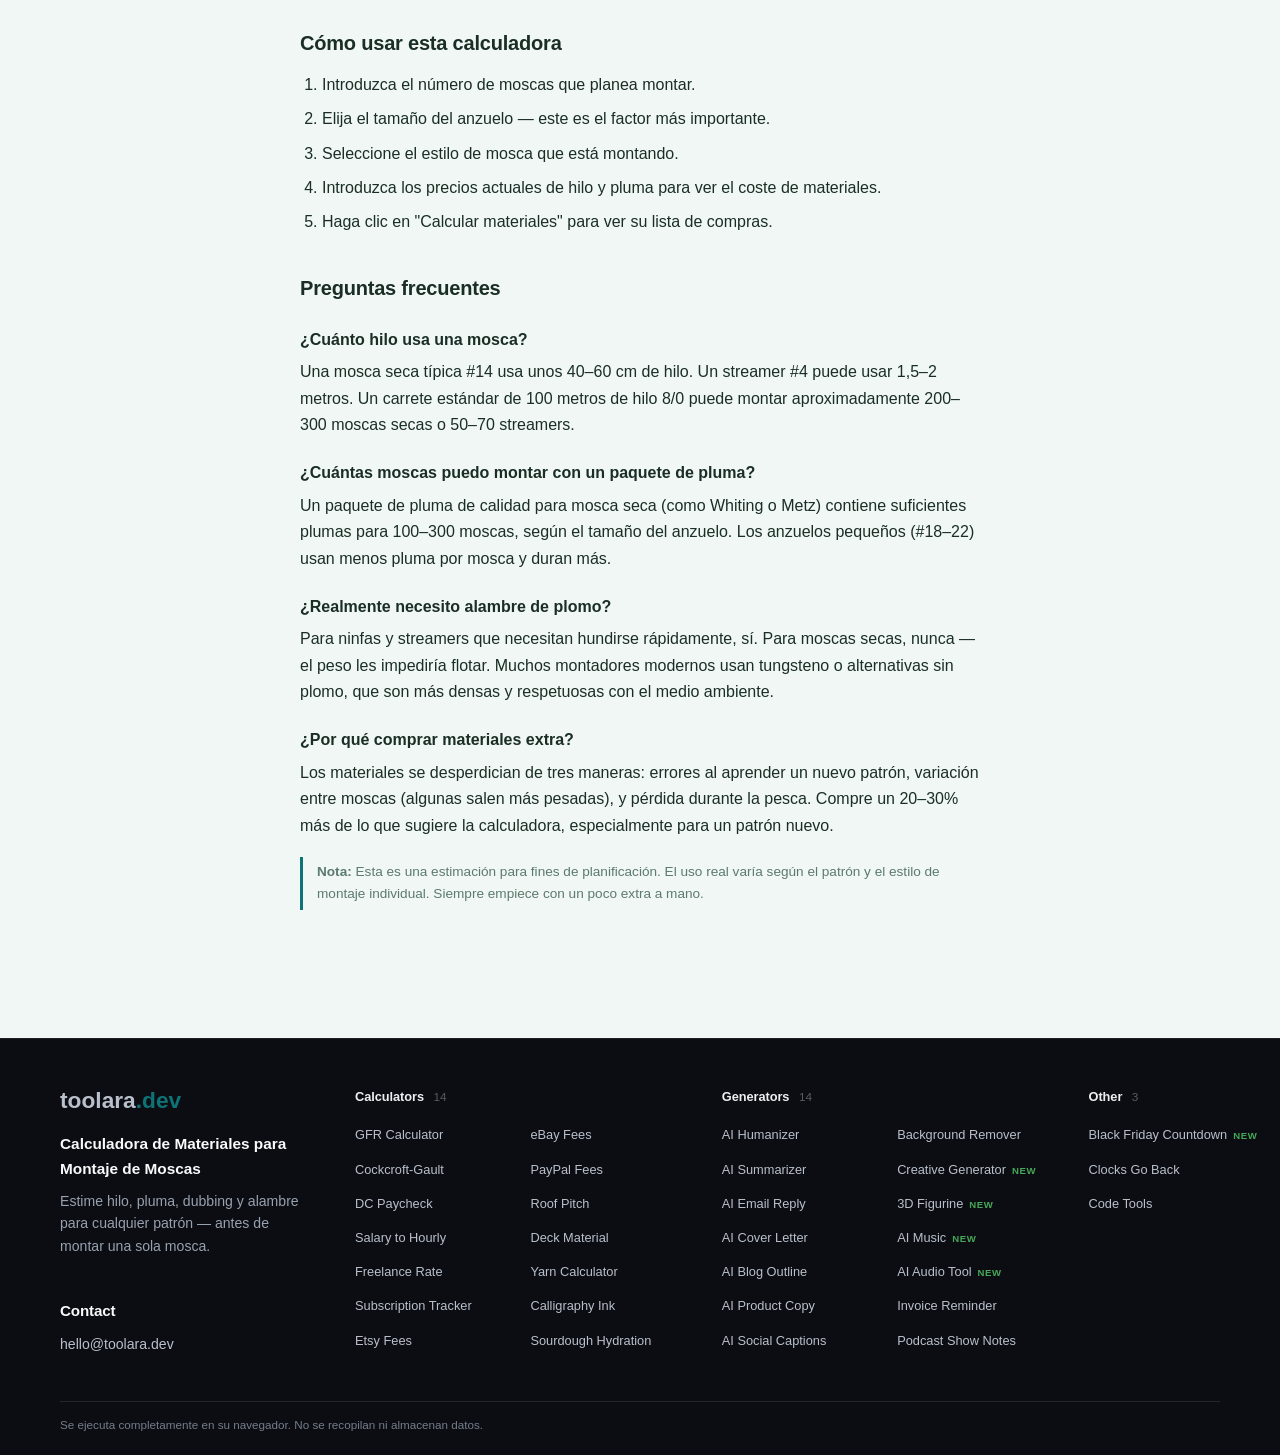
<file: es/index.html>
<!DOCTYPE html>
<html lang="es">
<head>
<meta charset="UTF-8">
<meta name="viewport" content="width=device-width, initial-scale=1.0">
<title>Calculadora de Materiales para Montaje de Moscas — hilo y pluma</title>
<meta name="description" content="Calculadora gratuita de materiales para montar moscas. Introduce la cantidad, el tamaño del anzuelo y el tipo de mosca y estima el hilo, la pluma, el dubbing y el alambre necesarios, con coste aproximado. Todo se calcula en tu navegador, sin enviar datos.">
<meta name="keywords" content="fly tying calculator, fly tying materials, how much thread for flies, hackle calculator, fly tying cost estimator">
<meta name="robots" content="index, follow, max-snippet:-1, max-image-preview:large">
<meta name="theme-color" content="#1a3d2e">

<link rel="canonical" href="https://flytying.toolara.dev/es/">
<link rel="alternate" hreflang="en" href="https://flytying.toolara.dev/">
<link rel="alternate" hreflang="zh-Hans" href="https://flytying.toolara.dev/zh/">
<link rel="alternate" hreflang="zh-Hant" href="https://flytying.toolara.dev/zh-tw/">
<link rel="alternate" hreflang="ja" href="https://flytying.toolara.dev/ja/">
<link rel="alternate" hreflang="ko" href="https://flytying.toolara.dev/ko/">
<link rel="alternate" hreflang="de" href="https://flytying.toolara.dev/de/">
<link rel="alternate" hreflang="ru" href="https://flytying.toolara.dev/ru/">
<link rel="alternate" hreflang="es" href="https://flytying.toolara.dev/es/">
<link rel="alternate" hreflang="x-default" href="https://flytying.toolara.dev/">

<meta property="og:type" content="website">
<meta property="og:title" content="Calculadora de Materiales para Montaje de Moscas — hilo y pluma">
<meta property="og:description" content="Calculadora gratuita de materiales para montar moscas. Introduce la cantidad, el tamaño del anzuelo y el tipo de mosca y estima el hilo, la pluma, el dubbing y el alambre necesarios, con coste aproximado. Todo se calcula en tu navegador, sin enviar datos.">
<meta property="og:url" content="https://flytying.toolara.dev/es/">
<meta property="og:image" content="https://flytying.toolara.dev/og-image.png">
<meta property="og:image:width" content="1200">
<meta property="og:image:height" content="630">
<meta property="og:image:alt" content="Calculadora de Materiales para Montaje de Moscas — hilo y pluma">
<meta property="og:locale" content="es_ES">
<meta name="twitter:card" content="summary_large_image">

<script type="application/ld+json">
{
  "@context": "https://schema.org",
  "@type": "WebApplication",
  "name": "Calculadora de Materiales para Montaje de Moscas",
  "url": "https://flytying.toolara.dev/es/",
  "applicationCategory": "UtilityApplication",
  "operatingSystem": "Any",
  "inLanguage": "es",
  "description": "Calculadora gratuita de materiales para montar moscas. Introduce la cantidad, el tamaño del anzuelo y el tipo de mosca y estima el hilo, la pluma, el dubbing y el alambre necesarios, con coste aproximado. Todo se calcula en tu navegador, sin enviar datos.",
  "offers": { "@type": "Offer", "price": "0", "priceCurrency": "USD" }
}
</script>

<script>window.__FORCE_LANG__ = 'es';</script>
<link rel="stylesheet" href="/css/style.css">
<style id="footer-groups-css">
.site-footer-grid{grid-template-columns:minmax(0,0.85fr) minmax(0,2.65fr)!important;gap:40px!important}
.site-footer-column:nth-child(2){grid-row:1/span 2!important}
.site-footer-column:nth-child(3){grid-column:1!important;grid-row:2!important}
.site-footer-explore{display:grid;grid-template-columns:repeat(3,minmax(0,1fr));gap:22px 20px;align-content:start}
.site-footer-group{min-width:0}
.site-footer-group-title{margin:0 0 9px;padding-bottom:8px;border-bottom:1px solid rgba(255,255,255,0.16);color:#f8fafc;font-size:0.7rem;font-weight:700;letter-spacing:0.06em;text-transform:uppercase;opacity:.75}
.site-footer-group .site-footer-links{display:grid!important;grid-template-columns:minmax(0,1fr)!important;gap:7px;font-size:0.85rem;line-height:1.4}
@media(max-width:960px){.site-footer-grid{grid-template-columns:1fr!important;gap:30px!important}
.site-footer-column:nth-child(2){grid-row:auto!important}.site-footer-column:nth-child(3){grid-column:auto!important;grid-row:auto!important}
.site-footer-explore{grid-template-columns:repeat(2,minmax(0,1fr))}}
</style>
<style id="fc-cloud-css">
/* Footer tool columns - Linear style (design v3-A) */
.site-footer-grid{grid-template-columns:1.05fr 1.35fr 1.35fr 0.55fr !important;gap:44px !important}
/* 覆盖子站旧版 nth-child 网格定位残留 */
.site-footer .site-footer-column:nth-child(2),.site-footer .site-footer-column:nth-child(3),.site-footer .site-footer-column:nth-child(4){grid-row:auto !important;grid-column:auto !important;display:block !important}
.site-footer .fa-h4{font-size:0.8rem;font-weight:600;color:#eceef0;margin:0 0 16px;letter-spacing:-0.005em}
.site-footer .fa-h4 .n{color:#565b63;font-weight:500;margin-left:6px;font-size:0.74rem}
.site-footer ul.fa-list{list-style:none;margin:0;padding:0;columns:2;column-gap:28px}
.site-footer ul.fa-list.single{columns:1}
.site-footer ul.fa-list li{margin-bottom:11px;break-inside:avoid}
.site-footer ul.fa-list a{font-size:0.8rem;color:#83898f;text-decoration:none;transition:color 0.12s;white-space:nowrap}
.site-footer ul.fa-list a:hover{color:#f0f2f4}
.site-footer ul.fa-list a .fa-new{color:#46a758;font-size:0.6rem;font-weight:700;letter-spacing:0.06em;margin-left:6px}
.site-footer .fa-contact{margin-top:18px}.site-footer .fa-contact-h{margin:42px 0 10px !important;color:#f8fafc;font-size:0.95rem;font-weight:650}
@media(max-width:960px){.site-footer-grid{grid-template-columns:1fr 1fr !important;gap:32px !important}}
@media(max-width:640px){.site-footer-grid{grid-template-columns:1fr !important;gap:26px !important}}
</style></head>
<body>
<header class="site-header"><div class="site-header-inner"><a class="site-brand" href="/" aria-label="fly-tying-calculator"><span class="site-brand-mark" aria-hidden="true">FT</span><span class="site-brand-name" data-i18n="title"></span></a><nav class="site-nav" aria-label="Site navigation"><select id="langSelect" onchange="setLang(this.value)" aria-label="Language">
      <option value="en">English</option>
      <option value="zh">简体中文</option>
      <option value="zh-TW">繁體中文</option>
      <option value="ja">日本語</option>
      <option value="ko">한국어</option>
      <option value="de">Deutsch</option>
      <option value="ru">Русский</option>
      <option value="es">Español</option>
    </select></nav></div></header>


<header class="hero">

  <div class="hero-inner">
    <div class="hero-badge" data-i18n="heroBadge">🪝 Montaje de moscas</div>
    <h1 data-i18n="title">Calculadora de Materiales para Montaje de Moscas</h1>
    <p data-i18n="subtitle">Estime hilo, pluma, dubbing y alambre para cualquier patrón — antes de montar una sola mosca.</p>
  </div>
</header>

<main class="wrap">
  <section class="card">
    <h2 class="visually-hidden" data-i18n="calcHeading">Calculadora</h2>

    <div class="row">
      <div>
        <label for="quantity" data-i18n="qtyLabel">Número de moscas</label>
        <input type="number" id="quantity" min="1" step="1" placeholder="24" value="24" inputmode="numeric">
      </div>
      <div>
        <label for="hookSize" data-i18n="hookLabel">Tamaño del anzuelo</label>
        <select id="hookSize">
          <option value="2">#2</option>
          <option value="4">#4</option>
          <option value="6">#6</option>
          <option value="8">#8</option>
          <option value="10">#10</option>
          <option value="12">#12</option>
          <option value="14" selected>#14</option>
          <option value="16">#16</option>
          <option value="18">#18</option>
          <option value="20">#20</option>
          <option value="22">#22</option>
        </select>
      </div>
    </div>

    <label for="style" data-i18n="styleLabel">Estilo de mosca</label>
    <select id="style">
      <option value="dry" selected data-i18n="styleDry">Mosca seca</option>
      <option value="wet" data-i18n="styleWet">Mosca ahogada</option>
      <option value="nymph" data-i18n="styleNymph">Ninfa</option>
      <option value="streamer" data-i18n="styleStreamer">Streamer</option>
    </select>

    <div class="row">
      <div>
        <label for="threadPrice" data-i18n="threadLabel">Precio del carrete de hilo ($)</label>
        <input type="number" id="threadPrice" min="0" step="0.5" placeholder="4" value="4" inputmode="decimal">
      </div>
      <div>
        <label for="hacklePrice" data-i18n="hackleLabel">Precio de pluma ($ por paquete)</label>
        <input type="number" id="hacklePrice" min="0" step="0.5" placeholder="12" value="12" inputmode="decimal">
      </div>
    </div>

    <button class="calc" type="button" onclick="calculate()" data-i18n="calcBtn">Calcular materiales</button>

    <div id="result" role="region" aria-live="polite">
      <div class="result-label" data-i18n="resultLabel">Materiales necesarios para</div>
      <div class="total-flies"><span id="totalFlies">—</span></div>

      <div class="breakdown">
        <div class="bd-row"><span data-i18n="bdThread">Hilo</span><strong id="bdThread">—</strong></div>
        <div class="bd-row"><span data-i18n="bdHackle">Plumas</span><strong id="bdHackle">—</strong></div>
        <div class="bd-row"><span data-i18n="bdDubbing">Dubbing</span><strong id="bdDubbing">—</strong></div>
        <div class="bd-row"><span data-i18n="bdWire">Alambre de plomo</span><strong id="bdWire">—</strong></div>
        <div class="bd-row"><span data-i18n="bdHooks">Anzuelos</span><strong id="bdHooks">—</strong></div>
        <div class="bd-divider"></div>
        <div class="bd-row bd-total"><span data-i18n="bdCost">Coste estimado de materiales</span><strong id="bdCost">—</strong></div>
      </div>
      <div class="result-disclaimer" data-i18n="resultDisclaimer">Solo una estimación. El uso real varía según el patrón, el estilo de montaje y la técnica individual. Siempre compre un poco más.</div>
    </div>
  </section>

  <section>
    <h2 data-i18n="whatIsTitle">Cómo se estima el uso de materiales</h2>
    <p data-i18n="whatIsText">El consumo de materiales en el montaje de moscas depende de tres factores principales: el tamaño del anzuelo (que determina la escala de la mosca), el estilo de la mosca (seca, ahogada, ninfa o streamer) y la cantidad total que planea montar. Esta calculadora los combina en una lista práctica de compras para que pueda planificar su sesión y presupuesto antes de sentarse al tornillo.</p>
  </section>

  <section>
    <h2 data-i18n="factorsTitle">Qué afecta al uso de materiales</h2>
    <h3 data-i18n="f1Title">Tamaño del anzuelo</h3>
    <p data-i18n="f1Text">Un anzuelo #4 para streamer usa aproximadamente 4 veces el hilo y materiales de un anzuelo #16 para mosca seca. A medida que aumenta el tamaño del anzuelo (número menor), la necesidad de materiales crece significativamente.</p>

    <h3 data-i18n="f2Title">Estilo de mosca</h3>
    <ul>
      <li data-i18n="f2a"><strong>Mosca seca:</strong> base — materiales ligeros, mucha pluma</li>
      <li data-i18n="f2b"><strong>Mosca ahogada:</strong> ~10% más hilo, algo más de dubbing</li>
      <li data-i18n="f2c"><strong>Ninfa:</strong> ~20% más, más alambre de plomo para peso</li>
      <li data-i18n="f2d"><strong>Streamer:</strong> ~60% más — anzuelos más grandes, más materiales por mosca</li>
    </ul>

    <h3 data-i18n="f3Title">Materiales rastreados</h3>
    <ul>
      <li data-i18n="f3a"><strong>Hilo:</strong> medido en metros — la columna vertebral de cada mosca</li>
      <li data-i18n="f3b"><strong>Pluma:</strong> envuelta alrededor del anzuelo para patas y movimiento</li>
      <li data-i18n="f3c"><strong>Dubbing:</strong> piel o mezcla sintética para el cuerpo</li>
      <li data-i18n="f3d"><strong>Alambre de plomo:</strong> para peso, usado principalmente en ninfas y streamers</li>
      <li data-i18n="f3e"><strong>Anzuelos:</strong> uno por mosca (más algunos para practicar)</li>
    </ul>
  </section>

  <section>
    <h2 data-i18n="howToTitle">Cómo usar esta calculadora</h2>
    <ol>
      <li data-i18n="howTo1">Introduzca el número de moscas que planea montar.</li>
      <li data-i18n="howTo2">Elija el tamaño del anzuelo — este es el factor más importante.</li>
      <li data-i18n="howTo3">Seleccione el estilo de mosca que está montando.</li>
      <li data-i18n="howTo4">Introduzca los precios actuales de hilo y pluma para ver el coste de materiales.</li>
      <li data-i18n="howTo5">Haga clic en "Calcular materiales" para ver su lista de compras.</li>
    </ol>
  </section>

  <section>
    <h2 data-i18n="faqTitle">Preguntas frecuentes</h2>
    <h3 data-i18n="faq1q">¿Cuánto hilo usa una mosca?</h3>
    <p data-i18n="faq1a">Una mosca seca típica #14 usa unos 40–60 cm de hilo. Un streamer #4 puede usar 1,5–2 metros. Un carrete estándar de 100 metros de hilo 8/0 puede montar aproximadamente 200–300 moscas secas o 50–70 streamers.</p>

    <h3 data-i18n="faq2q">¿Cuántas moscas puedo montar con un paquete de pluma?</h3>
    <p data-i18n="faq2a">Un paquete de pluma de calidad para mosca seca (como Whiting o Metz) contiene suficientes plumas para 100–300 moscas, según el tamaño del anzuelo. Los anzuelos pequeños (#18–22) usan menos pluma por mosca y duran más.</p>

    <h3 data-i18n="faq3q">¿Realmente necesito alambre de plomo?</h3>
    <p data-i18n="faq3a">Para ninfas y streamers que necesitan hundirse rápidamente, sí. Para moscas secas, nunca — el peso les impediría flotar. Muchos montadores modernos usan tungsteno o alternativas sin plomo, que son más densas y respetuosas con el medio ambiente.</p>

    <h3 data-i18n="faq4q">¿Por qué comprar materiales extra?</h3>
    <p data-i18n="faq4a">Los materiales se desperdician de tres maneras: errores al aprender un nuevo patrón, variación entre moscas (algunas salen más pesadas), y pérdida durante la pesca. Compre un 20–30% más de lo que sugiere la calculadora, especialmente para un patrón nuevo.</p>

    <div class="disclaimer" data-i18n="disclaimer"><strong>Nota:</strong> Esta es una estimación para fines de planificación. El uso real varía según el patrón y el estilo de montaje individual. Siempre empiece con un poco extra a mano.</div>
  </section>
</main>

<footer class="footer site-footer">
<div class="site-footer-inner">
<div class="site-footer-grid"><section class="site-footer-column">
<a class="site-footer-wordmark" href="https://toolara.dev/" aria-label="toolara.dev">toolara<span class="tld">.dev</span></a>
<p class="site-footer-site-name" data-i18n="title">Calculadora de Materiales para Montaje de Moscas</p>
<p class="site-footer-description" data-i18n="subtitle">Estime hilo, pluma, dubbing y alambre para cualquier patrón — antes de montar una sola mosca.</p>
<h2 class="fa-contact-h">Contact</h2><p class="site-footer-contact fa-contact"><a href="mailto:hello@toolara.dev">hello@toolara.dev</a></p></section><section class="site-footer-column"><h4 class="fa-h4">Calculators <span class="n">14</span></h4><ul class="fa-list"><li><a href="https://gfr.toolara.dev/">GFR Calculator</a></li><li><a href="https://crcl.toolara.dev/">Cockcroft-Gault</a></li><li><a href="https://dc-pay.toolara.dev/">DC Paycheck</a></li><li><a href="https://salary.toolara.dev/">Salary to Hourly</a></li><li><a href="https://freelance.toolara.dev/">Freelance Rate</a></li><li><a href="https://subscriptions.toolara.dev/">Subscription Tracker</a></li><li><a href="https://etsy.toolara.dev/">Etsy Fees</a></li><li><a href="https://ebay.toolara.dev/">eBay Fees</a></li><li><a href="https://paypal.toolara.dev/">PayPal Fees</a></li><li><a href="https://roof.toolara.dev/">Roof Pitch</a></li><li><a href="https://deck.toolara.dev/">Deck Material</a></li><li><a href="https://yarn.toolara.dev/">Yarn Calculator</a></li><li><a href="https://calligraphy.toolara.dev/">Calligraphy Ink</a></li><li><a href="https://sourdough.toolara.dev/">Sourdough Hydration</a></li></ul></section><section class="site-footer-column"><h4 class="fa-h4">Generators <span class="n">14</span></h4><ul class="fa-list"><li><a href="https://humanize.toolara.dev/">AI Humanizer</a></li><li><a href="https://summarize.toolara.dev/">AI Summarizer</a></li><li><a href="https://emailreply.toolara.dev/">AI Email Reply</a></li><li><a href="https://coverletter.toolara.dev/">AI Cover Letter</a></li><li><a href="https://blogoutline.toolara.dev/">AI Blog Outline</a></li><li><a href="https://productcopy.toolara.dev/">AI Product Copy</a></li><li><a href="https://captions.toolara.dev/">AI Social Captions</a></li><li><a href="https://background.toolara.dev/">Background Remover</a></li><li><a href="https://creative.toolara.dev/">Creative Generator<span class="fa-new">NEW</span></a></li><li><a href="https://figurine.toolara.dev/">3D Figurine<span class="fa-new">NEW</span></a></li><li><a href="https://music.toolara.dev/">AI Music<span class="fa-new">NEW</span></a></li><li><a href="https://audio.toolara.dev/">AI Audio Tool<span class="fa-new">NEW</span></a></li><li><a href="https://invoices.toolara.dev/">Invoice Reminder</a></li><li><a href="https://podcast.toolara.dev/">Podcast Show Notes</a></li></ul></section><section class="site-footer-column"><h4 class="fa-h4">Other <span class="n">3</span></h4><ul class="fa-list single"><li><a href="https://blackfriday.toolara.dev/">Black Friday Countdown<span class="fa-new">NEW</span></a></li><li><a href="https://clocksgoback.toolara.dev/">Clocks Go Back</a></li><li><a href="https://devtools.toolara.dev/">Code Tools</a></li></ul></section></div>
<div class="site-footer-bottom"><p class="site-footer-privacy" data-i18n="footer">Se ejecuta completamente en su navegador. No se recopilan ni almacenan datos.</p></div>
</div>
</footer>

<script src="/js/i18n.js"></script>
<script src="/js/calculator.js"></script>
</body>
</html>
</file>
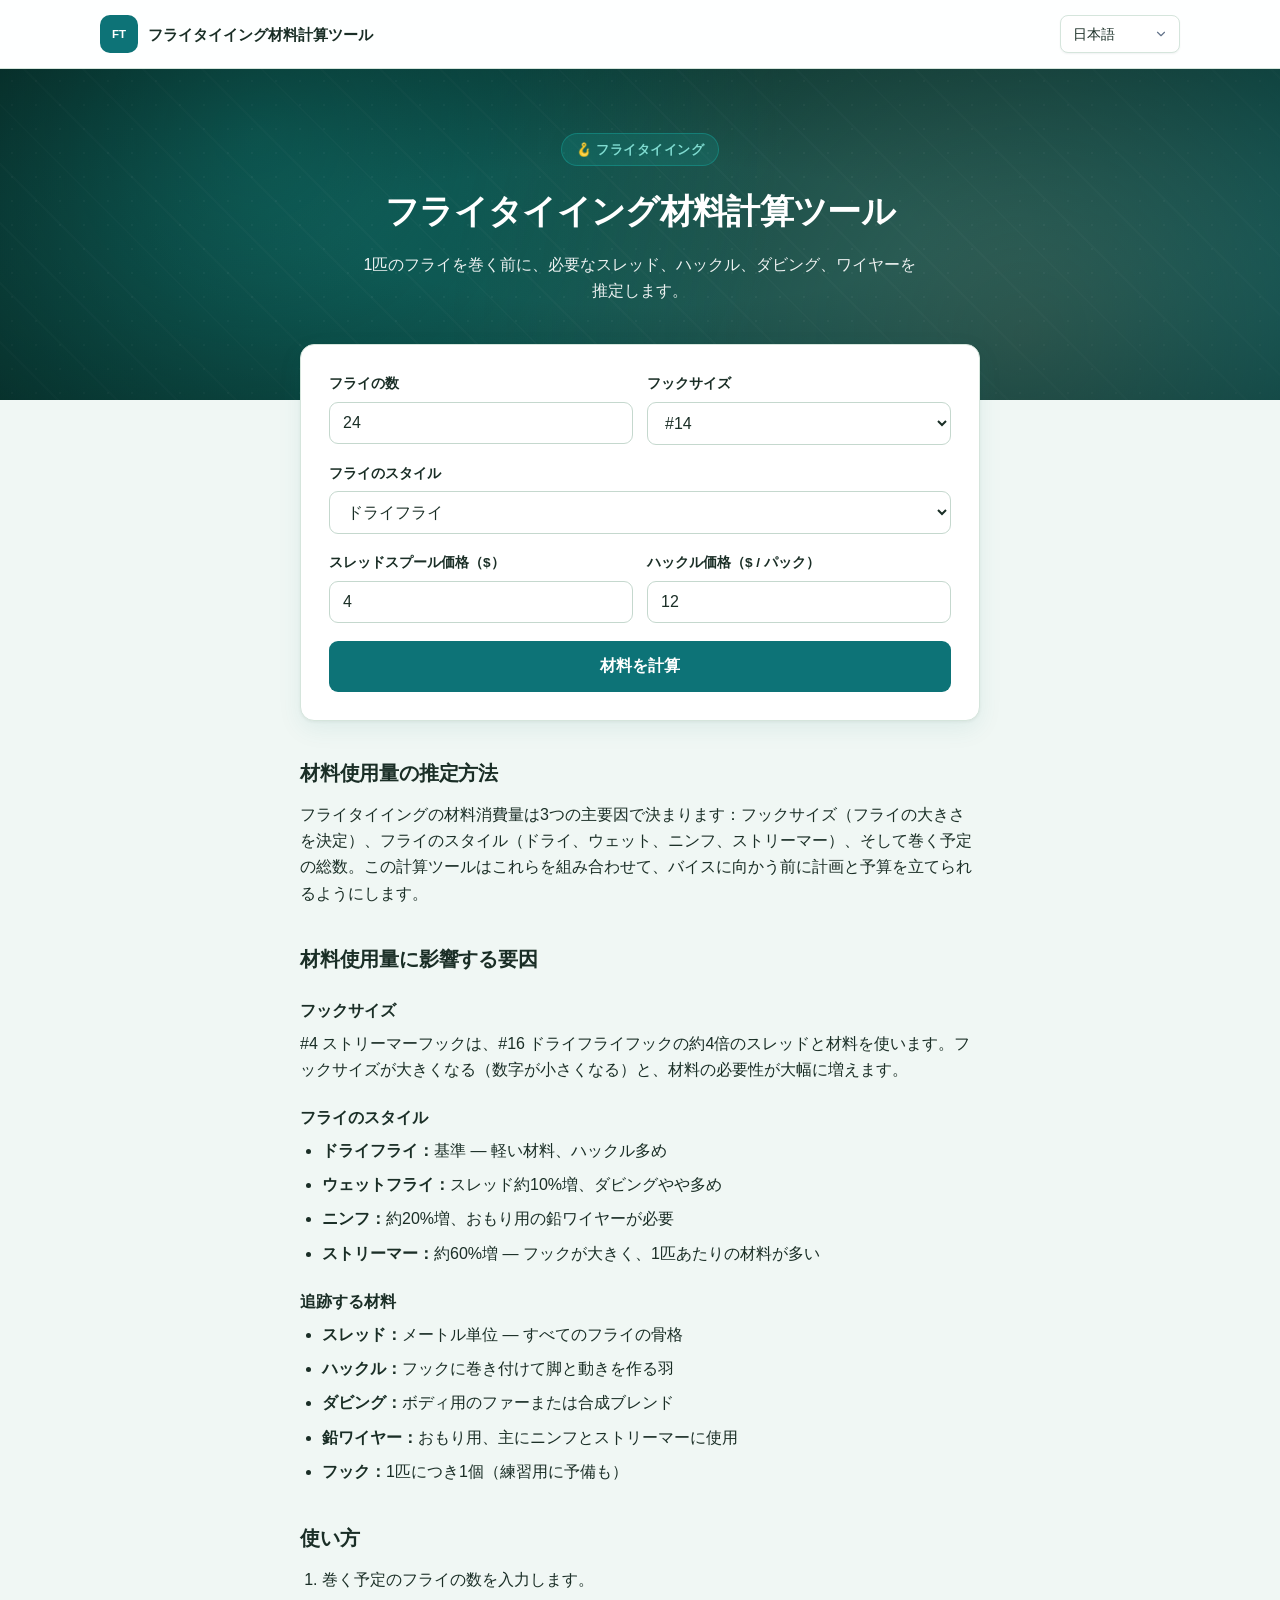
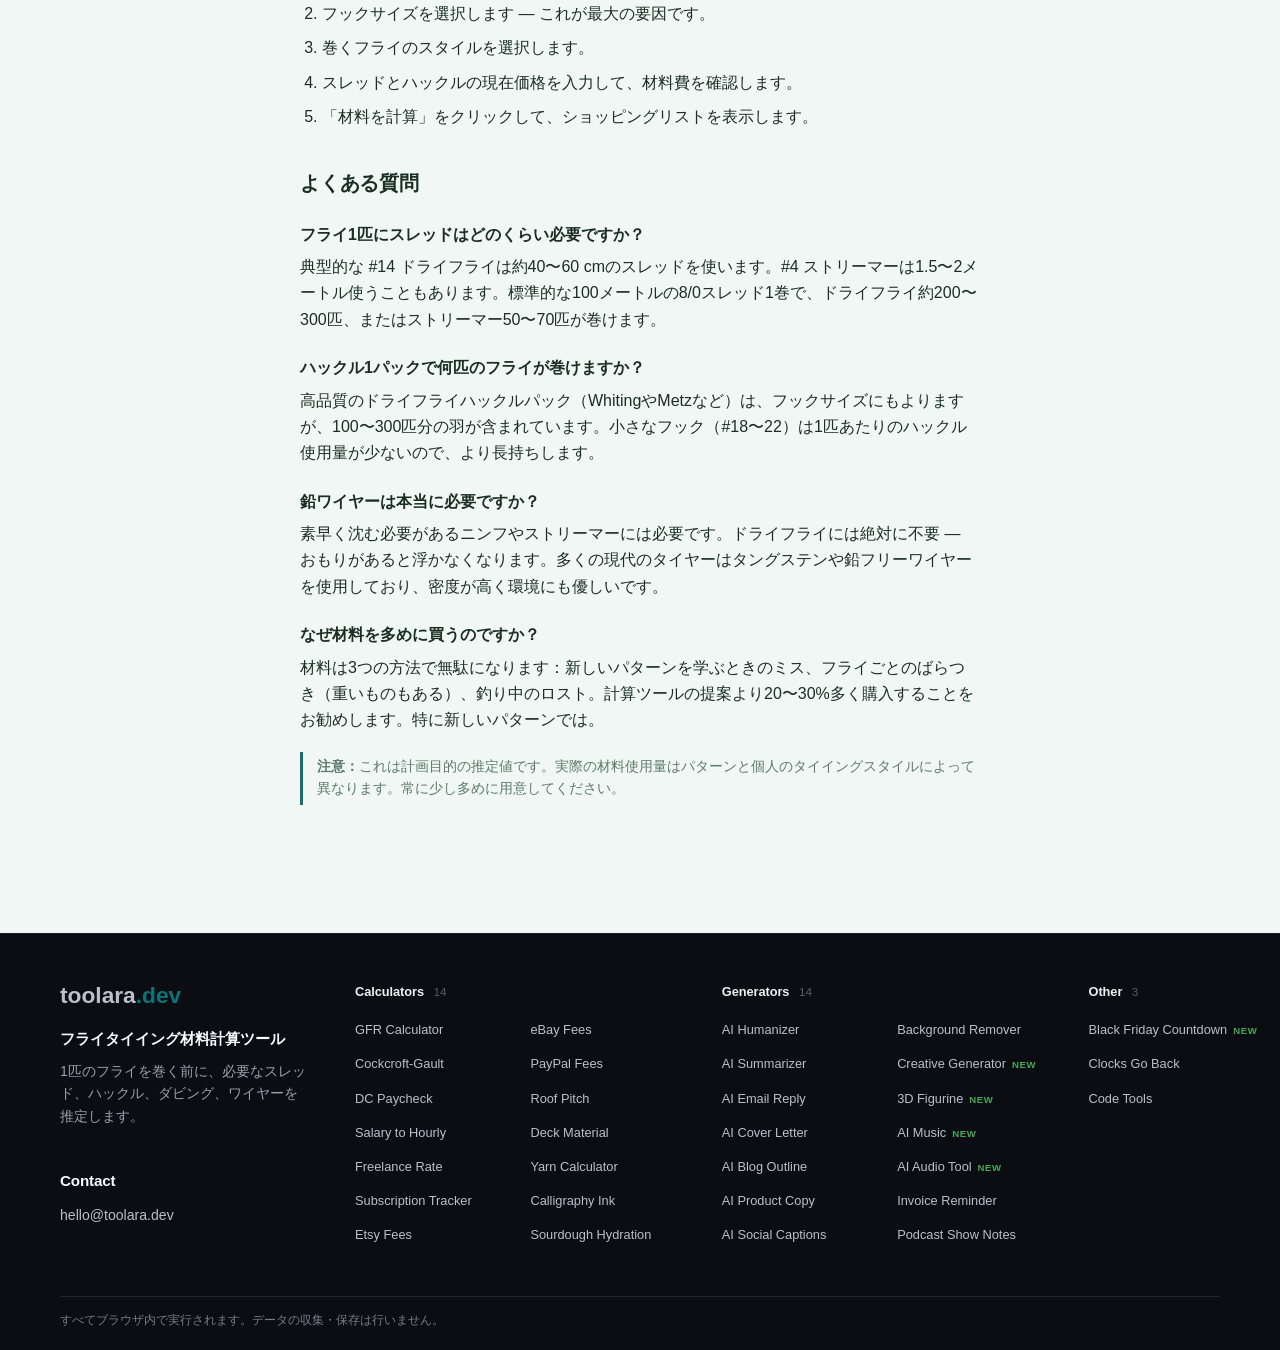
<file: ja/index.html>
<!DOCTYPE html>
<html lang="ja">
<head>
<meta charset="UTF-8">
<meta name="viewport" content="width=device-width, initial-scale=1.0">
<title>フライタイイング材料計算ツール — 必要量を推定</title>
<meta name="description" content="無料のフライタイイング材料計算ツール。巻く本数、フックサイズ、タイプを入力すると、必要なスレッド・ハックル・ダビング・ワイヤーの量と概算コストを算出します。計算はブラウザ内で完結し、データは送信・保存されません。">
<meta name="keywords" content="fly tying calculator, fly tying materials, how much thread for flies, hackle calculator, fly tying cost estimator">
<meta name="robots" content="index, follow, max-snippet:-1, max-image-preview:large">
<meta name="theme-color" content="#1a3d2e">

<link rel="canonical" href="https://flytying.toolara.dev/ja/">
<link rel="alternate" hreflang="en" href="https://flytying.toolara.dev/">
<link rel="alternate" hreflang="zh-Hans" href="https://flytying.toolara.dev/zh/">
<link rel="alternate" hreflang="zh-Hant" href="https://flytying.toolara.dev/zh-tw/">
<link rel="alternate" hreflang="ja" href="https://flytying.toolara.dev/ja/">
<link rel="alternate" hreflang="ko" href="https://flytying.toolara.dev/ko/">
<link rel="alternate" hreflang="de" href="https://flytying.toolara.dev/de/">
<link rel="alternate" hreflang="ru" href="https://flytying.toolara.dev/ru/">
<link rel="alternate" hreflang="es" href="https://flytying.toolara.dev/es/">
<link rel="alternate" hreflang="x-default" href="https://flytying.toolara.dev/">

<meta property="og:type" content="website">
<meta property="og:title" content="フライタイイング材料計算ツール — 必要量を推定">
<meta property="og:description" content="無料のフライタイイング材料計算ツール。巻く本数、フックサイズ、タイプを入力すると、必要なスレッド・ハックル・ダビング・ワイヤーの量と概算コストを算出します。計算はブラウザ内で完結し、データは送信・保存されません。">
<meta property="og:url" content="https://flytying.toolara.dev/ja/">
<meta property="og:image" content="https://flytying.toolara.dev/og-image.png">
<meta property="og:image:width" content="1200">
<meta property="og:image:height" content="630">
<meta property="og:image:alt" content="フライタイイング材料計算ツール — 必要量を推定">
<meta property="og:locale" content="ja_JP">
<meta name="twitter:card" content="summary_large_image">

<script type="application/ld+json">
{
  "@context": "https://schema.org",
  "@type": "WebApplication",
  "name": "フライタイイング材料計算ツール",
  "url": "https://flytying.toolara.dev/ja/",
  "applicationCategory": "UtilityApplication",
  "operatingSystem": "Any",
  "inLanguage": "ja",
  "description": "無料のフライタイイング材料計算ツール。巻く本数、フックサイズ、タイプを入力すると、必要なスレッド・ハックル・ダビング・ワイヤーの量と概算コストを算出します。計算はブラウザ内で完結し、データは送信・保存されません。",
  "offers": { "@type": "Offer", "price": "0", "priceCurrency": "USD" }
}
</script>

<script>window.__FORCE_LANG__ = 'ja';</script>
<link rel="stylesheet" href="/css/style.css">
<style id="footer-groups-css">
.site-footer-grid{grid-template-columns:minmax(0,0.85fr) minmax(0,2.65fr)!important;gap:40px!important}
.site-footer-column:nth-child(2){grid-row:1/span 2!important}
.site-footer-column:nth-child(3){grid-column:1!important;grid-row:2!important}
.site-footer-explore{display:grid;grid-template-columns:repeat(3,minmax(0,1fr));gap:22px 20px;align-content:start}
.site-footer-group{min-width:0}
.site-footer-group-title{margin:0 0 9px;padding-bottom:8px;border-bottom:1px solid rgba(255,255,255,0.16);color:#f8fafc;font-size:0.7rem;font-weight:700;letter-spacing:0.06em;text-transform:uppercase;opacity:.75}
.site-footer-group .site-footer-links{display:grid!important;grid-template-columns:minmax(0,1fr)!important;gap:7px;font-size:0.85rem;line-height:1.4}
@media(max-width:960px){.site-footer-grid{grid-template-columns:1fr!important;gap:30px!important}
.site-footer-column:nth-child(2){grid-row:auto!important}.site-footer-column:nth-child(3){grid-column:auto!important;grid-row:auto!important}
.site-footer-explore{grid-template-columns:repeat(2,minmax(0,1fr))}}
</style>
<style id="fc-cloud-css">
/* Footer tool columns - Linear style (design v3-A) */
.site-footer-grid{grid-template-columns:1.05fr 1.35fr 1.35fr 0.55fr !important;gap:44px !important}
/* 覆盖子站旧版 nth-child 网格定位残留 */
.site-footer .site-footer-column:nth-child(2),.site-footer .site-footer-column:nth-child(3),.site-footer .site-footer-column:nth-child(4){grid-row:auto !important;grid-column:auto !important;display:block !important}
.site-footer .fa-h4{font-size:0.8rem;font-weight:600;color:#eceef0;margin:0 0 16px;letter-spacing:-0.005em}
.site-footer .fa-h4 .n{color:#565b63;font-weight:500;margin-left:6px;font-size:0.74rem}
.site-footer ul.fa-list{list-style:none;margin:0;padding:0;columns:2;column-gap:28px}
.site-footer ul.fa-list.single{columns:1}
.site-footer ul.fa-list li{margin-bottom:11px;break-inside:avoid}
.site-footer ul.fa-list a{font-size:0.8rem;color:#83898f;text-decoration:none;transition:color 0.12s;white-space:nowrap}
.site-footer ul.fa-list a:hover{color:#f0f2f4}
.site-footer ul.fa-list a .fa-new{color:#46a758;font-size:0.6rem;font-weight:700;letter-spacing:0.06em;margin-left:6px}
.site-footer .fa-contact{margin-top:18px}.site-footer .fa-contact-h{margin:42px 0 10px !important;color:#f8fafc;font-size:0.95rem;font-weight:650}
@media(max-width:960px){.site-footer-grid{grid-template-columns:1fr 1fr !important;gap:32px !important}}
@media(max-width:640px){.site-footer-grid{grid-template-columns:1fr !important;gap:26px !important}}
</style></head>
<body>
<header class="site-header"><div class="site-header-inner"><a class="site-brand" href="/" aria-label="fly-tying-calculator"><span class="site-brand-mark" aria-hidden="true">FT</span><span class="site-brand-name" data-i18n="title"></span></a><nav class="site-nav" aria-label="Site navigation"><select id="langSelect" onchange="setLang(this.value)" aria-label="Language">
      <option value="en">English</option>
      <option value="zh">简体中文</option>
      <option value="zh-TW">繁體中文</option>
      <option value="ja">日本語</option>
      <option value="ko">한국어</option>
      <option value="de">Deutsch</option>
      <option value="ru">Русский</option>
      <option value="es">Español</option>
    </select></nav></div></header>


<header class="hero">

  <div class="hero-inner">
    <div class="hero-badge" data-i18n="heroBadge">🪝 フライタイイング</div>
    <h1 data-i18n="title">フライタイイング材料計算ツール</h1>
    <p data-i18n="subtitle">1匹のフライを巻く前に、必要なスレッド、ハックル、ダビング、ワイヤーを推定します。</p>
  </div>
</header>

<main class="wrap">
  <section class="card">
    <h2 class="visually-hidden" data-i18n="calcHeading">計算ツール</h2>

    <div class="row">
      <div>
        <label for="quantity" data-i18n="qtyLabel">フライの数</label>
        <input type="number" id="quantity" min="1" step="1" placeholder="24" value="24" inputmode="numeric">
      </div>
      <div>
        <label for="hookSize" data-i18n="hookLabel">フックサイズ</label>
        <select id="hookSize">
          <option value="2">#2</option>
          <option value="4">#4</option>
          <option value="6">#6</option>
          <option value="8">#8</option>
          <option value="10">#10</option>
          <option value="12">#12</option>
          <option value="14" selected>#14</option>
          <option value="16">#16</option>
          <option value="18">#18</option>
          <option value="20">#20</option>
          <option value="22">#22</option>
        </select>
      </div>
    </div>

    <label for="style" data-i18n="styleLabel">フライのスタイル</label>
    <select id="style">
      <option value="dry" selected data-i18n="styleDry">ドライフライ</option>
      <option value="wet" data-i18n="styleWet">ウェットフライ</option>
      <option value="nymph" data-i18n="styleNymph">ニンフ</option>
      <option value="streamer" data-i18n="styleStreamer">ストリーマー</option>
    </select>

    <div class="row">
      <div>
        <label for="threadPrice" data-i18n="threadLabel">スレッドスプール価格（$）</label>
        <input type="number" id="threadPrice" min="0" step="0.5" placeholder="4" value="4" inputmode="decimal">
      </div>
      <div>
        <label for="hacklePrice" data-i18n="hackleLabel">ハックル価格（$ / パック）</label>
        <input type="number" id="hacklePrice" min="0" step="0.5" placeholder="12" value="12" inputmode="decimal">
      </div>
    </div>

    <button class="calc" type="button" onclick="calculate()" data-i18n="calcBtn">材料を計算</button>

    <div id="result" role="region" aria-live="polite">
      <div class="result-label" data-i18n="resultLabel">必要な材料</div>
      <div class="total-flies"><span id="totalFlies">—</span></div>

      <div class="breakdown">
        <div class="bd-row"><span data-i18n="bdThread">スレッド</span><strong id="bdThread">—</strong></div>
        <div class="bd-row"><span data-i18n="bdHackle">ハックル</span><strong id="bdHackle">—</strong></div>
        <div class="bd-row"><span data-i18n="bdDubbing">ダビング</span><strong id="bdDubbing">—</strong></div>
        <div class="bd-row"><span data-i18n="bdWire">鉛ワイヤー</span><strong id="bdWire">—</strong></div>
        <div class="bd-row"><span data-i18n="bdHooks">フック</span><strong id="bdHooks">—</strong></div>
        <div class="bd-divider"></div>
        <div class="bd-row bd-total"><span data-i18n="bdCost">推定材料費</span><strong id="bdCost">—</strong></div>
      </div>
      <div class="result-disclaimer" data-i18n="resultDisclaimer">あくまで推定値です。実際の材料使用量はパターン、タイイングスタイル、個人の技法により異なります。常に少し多めに購入してください。</div>
    </div>
  </section>

  <section>
    <h2 data-i18n="whatIsTitle">材料使用量の推定方法</h2>
    <p data-i18n="whatIsText">フライタイイングの材料消費量は3つの主要因で決まります：フックサイズ（フライの大きさを決定）、フライのスタイル（ドライ、ウェット、ニンフ、ストリーマー）、そして巻く予定の総数。この計算ツールはこれらを組み合わせて、バイスに向かう前に計画と予算を立てられるようにします。</p>
  </section>

  <section>
    <h2 data-i18n="factorsTitle">材料使用量に影響する要因</h2>
    <h3 data-i18n="f1Title">フックサイズ</h3>
    <p data-i18n="f1Text">#4 ストリーマーフックは、#16 ドライフライフックの約4倍のスレッドと材料を使います。フックサイズが大きくなる（数字が小さくなる）と、材料の必要性が大幅に増えます。</p>

    <h3 data-i18n="f2Title">フライのスタイル</h3>
    <ul>
      <li data-i18n="f2a"><strong>ドライフライ：</strong>基準 — 軽い材料、ハックル多め</li>
      <li data-i18n="f2b"><strong>ウェットフライ：</strong>スレッド約10%増、ダビングやや多め</li>
      <li data-i18n="f2c"><strong>ニンフ：</strong>約20%増、おもり用の鉛ワイヤーが必要</li>
      <li data-i18n="f2d"><strong>ストリーマー：</strong>約60%増 — フックが大きく、1匹あたりの材料が多い</li>
    </ul>

    <h3 data-i18n="f3Title">追跡する材料</h3>
    <ul>
      <li data-i18n="f3a"><strong>スレッド：</strong>メートル単位 — すべてのフライの骨格</li>
      <li data-i18n="f3b"><strong>ハックル：</strong>フックに巻き付けて脚と動きを作る羽</li>
      <li data-i18n="f3c"><strong>ダビング：</strong>ボディ用のファーまたは合成ブレンド</li>
      <li data-i18n="f3d"><strong>鉛ワイヤー：</strong>おもり用、主にニンフとストリーマーに使用</li>
      <li data-i18n="f3e"><strong>フック：</strong>1匹につき1個（練習用に予備も）</li>
    </ul>
  </section>

  <section>
    <h2 data-i18n="howToTitle">使い方</h2>
    <ol>
      <li data-i18n="howTo1">巻く予定のフライの数を入力します。</li>
      <li data-i18n="howTo2">フックサイズを選択します — これが最大の要因です。</li>
      <li data-i18n="howTo3">巻くフライのスタイルを選択します。</li>
      <li data-i18n="howTo4">スレッドとハックルの現在価格を入力して、材料費を確認します。</li>
      <li data-i18n="howTo5">「材料を計算」をクリックして、ショッピングリストを表示します。</li>
    </ol>
  </section>

  <section>
    <h2 data-i18n="faqTitle">よくある質問</h2>
    <h3 data-i18n="faq1q">フライ1匹にスレッドはどのくらい必要ですか？</h3>
    <p data-i18n="faq1a">典型的な #14 ドライフライは約40〜60 cmのスレッドを使います。#4 ストリーマーは1.5〜2メートル使うこともあります。標準的な100メートルの8/0スレッド1巻で、ドライフライ約200〜300匹、またはストリーマー50〜70匹が巻けます。</p>

    <h3 data-i18n="faq2q">ハックル1パックで何匹のフライが巻けますか？</h3>
    <p data-i18n="faq2a">高品質のドライフライハックルパック（WhitingやMetzなど）は、フックサイズにもよりますが、100〜300匹分の羽が含まれています。小さなフック（#18〜22）は1匹あたりのハックル使用量が少ないので、より長持ちします。</p>

    <h3 data-i18n="faq3q">鉛ワイヤーは本当に必要ですか？</h3>
    <p data-i18n="faq3a">素早く沈む必要があるニンフやストリーマーには必要です。ドライフライには絶対に不要 — おもりがあると浮かなくなります。多くの現代のタイヤーはタングステンや鉛フリーワイヤーを使用しており、密度が高く環境にも優しいです。</p>

    <h3 data-i18n="faq4q">なぜ材料を多めに買うのですか？</h3>
    <p data-i18n="faq4a">材料は3つの方法で無駄になります：新しいパターンを学ぶときのミス、フライごとのばらつき（重いものもある）、釣り中のロスト。計算ツールの提案より20〜30%多く購入することをお勧めします。特に新しいパターンでは。</p>

    <div class="disclaimer" data-i18n="disclaimer"><strong>注意：</strong>これは計画目的の推定値です。実際の材料使用量はパターンと個人のタイイングスタイルによって異なります。常に少し多めに用意してください。</div>
  </section>
</main>

<footer class="footer site-footer">
<div class="site-footer-inner">
<div class="site-footer-grid"><section class="site-footer-column">
<a class="site-footer-wordmark" href="https://toolara.dev/" aria-label="toolara.dev">toolara<span class="tld">.dev</span></a>
<p class="site-footer-site-name" data-i18n="title">フライタイイング材料計算ツール</p>
<p class="site-footer-description" data-i18n="subtitle">1匹のフライを巻く前に、必要なスレッド、ハックル、ダビング、ワイヤーを推定します。</p>
<h2 class="fa-contact-h">Contact</h2><p class="site-footer-contact fa-contact"><a href="mailto:hello@toolara.dev">hello@toolara.dev</a></p></section><section class="site-footer-column"><h4 class="fa-h4">Calculators <span class="n">14</span></h4><ul class="fa-list"><li><a href="https://gfr.toolara.dev/">GFR Calculator</a></li><li><a href="https://crcl.toolara.dev/">Cockcroft-Gault</a></li><li><a href="https://dc-pay.toolara.dev/">DC Paycheck</a></li><li><a href="https://salary.toolara.dev/">Salary to Hourly</a></li><li><a href="https://freelance.toolara.dev/">Freelance Rate</a></li><li><a href="https://subscriptions.toolara.dev/">Subscription Tracker</a></li><li><a href="https://etsy.toolara.dev/">Etsy Fees</a></li><li><a href="https://ebay.toolara.dev/">eBay Fees</a></li><li><a href="https://paypal.toolara.dev/">PayPal Fees</a></li><li><a href="https://roof.toolara.dev/">Roof Pitch</a></li><li><a href="https://deck.toolara.dev/">Deck Material</a></li><li><a href="https://yarn.toolara.dev/">Yarn Calculator</a></li><li><a href="https://calligraphy.toolara.dev/">Calligraphy Ink</a></li><li><a href="https://sourdough.toolara.dev/">Sourdough Hydration</a></li></ul></section><section class="site-footer-column"><h4 class="fa-h4">Generators <span class="n">14</span></h4><ul class="fa-list"><li><a href="https://humanize.toolara.dev/">AI Humanizer</a></li><li><a href="https://summarize.toolara.dev/">AI Summarizer</a></li><li><a href="https://emailreply.toolara.dev/">AI Email Reply</a></li><li><a href="https://coverletter.toolara.dev/">AI Cover Letter</a></li><li><a href="https://blogoutline.toolara.dev/">AI Blog Outline</a></li><li><a href="https://productcopy.toolara.dev/">AI Product Copy</a></li><li><a href="https://captions.toolara.dev/">AI Social Captions</a></li><li><a href="https://background.toolara.dev/">Background Remover</a></li><li><a href="https://creative.toolara.dev/">Creative Generator<span class="fa-new">NEW</span></a></li><li><a href="https://figurine.toolara.dev/">3D Figurine<span class="fa-new">NEW</span></a></li><li><a href="https://music.toolara.dev/">AI Music<span class="fa-new">NEW</span></a></li><li><a href="https://audio.toolara.dev/">AI Audio Tool<span class="fa-new">NEW</span></a></li><li><a href="https://invoices.toolara.dev/">Invoice Reminder</a></li><li><a href="https://podcast.toolara.dev/">Podcast Show Notes</a></li></ul></section><section class="site-footer-column"><h4 class="fa-h4">Other <span class="n">3</span></h4><ul class="fa-list single"><li><a href="https://blackfriday.toolara.dev/">Black Friday Countdown<span class="fa-new">NEW</span></a></li><li><a href="https://clocksgoback.toolara.dev/">Clocks Go Back</a></li><li><a href="https://devtools.toolara.dev/">Code Tools</a></li></ul></section></div>
<div class="site-footer-bottom"><p class="site-footer-privacy" data-i18n="footer">すべてブラウザ内で実行されます。データの収集・保存は行いません。</p></div>
</div>
</footer>

<script src="/js/i18n.js"></script>
<script src="/js/calculator.js"></script>
</body>
</html>
</file>
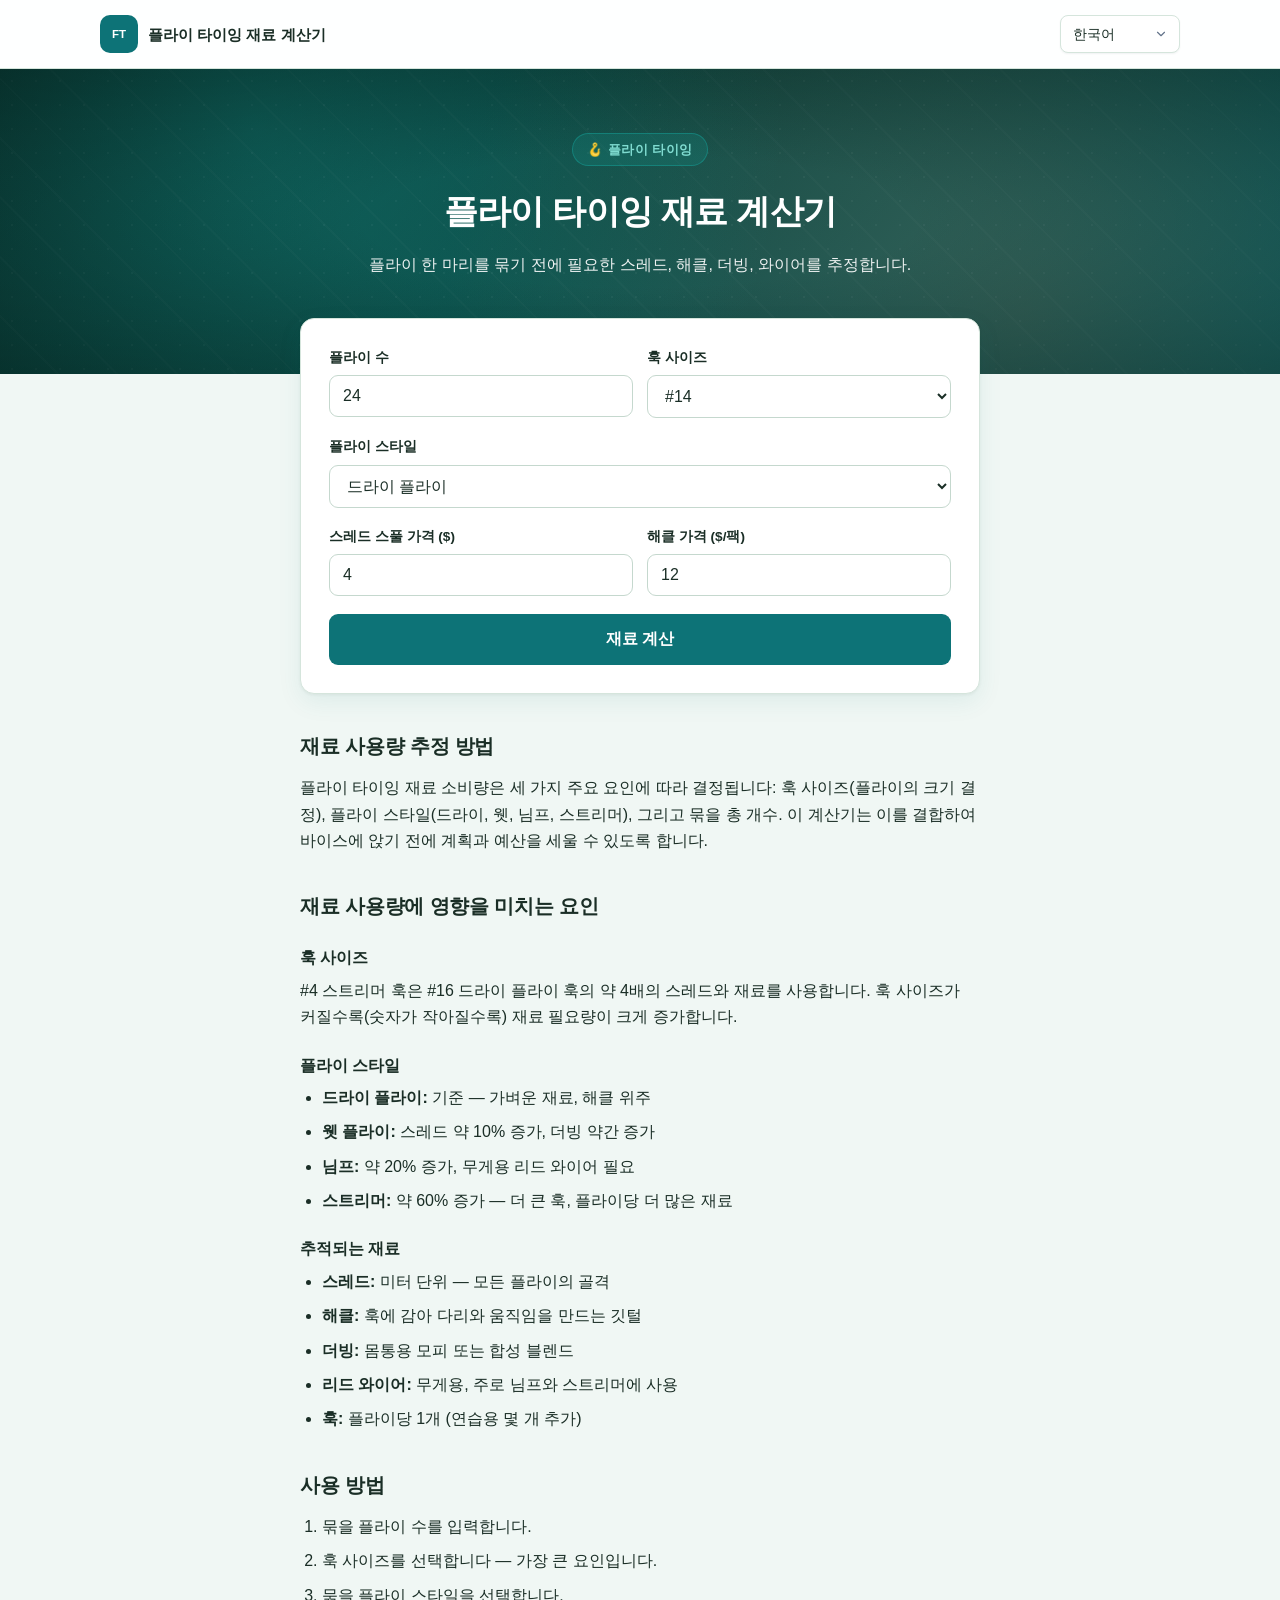
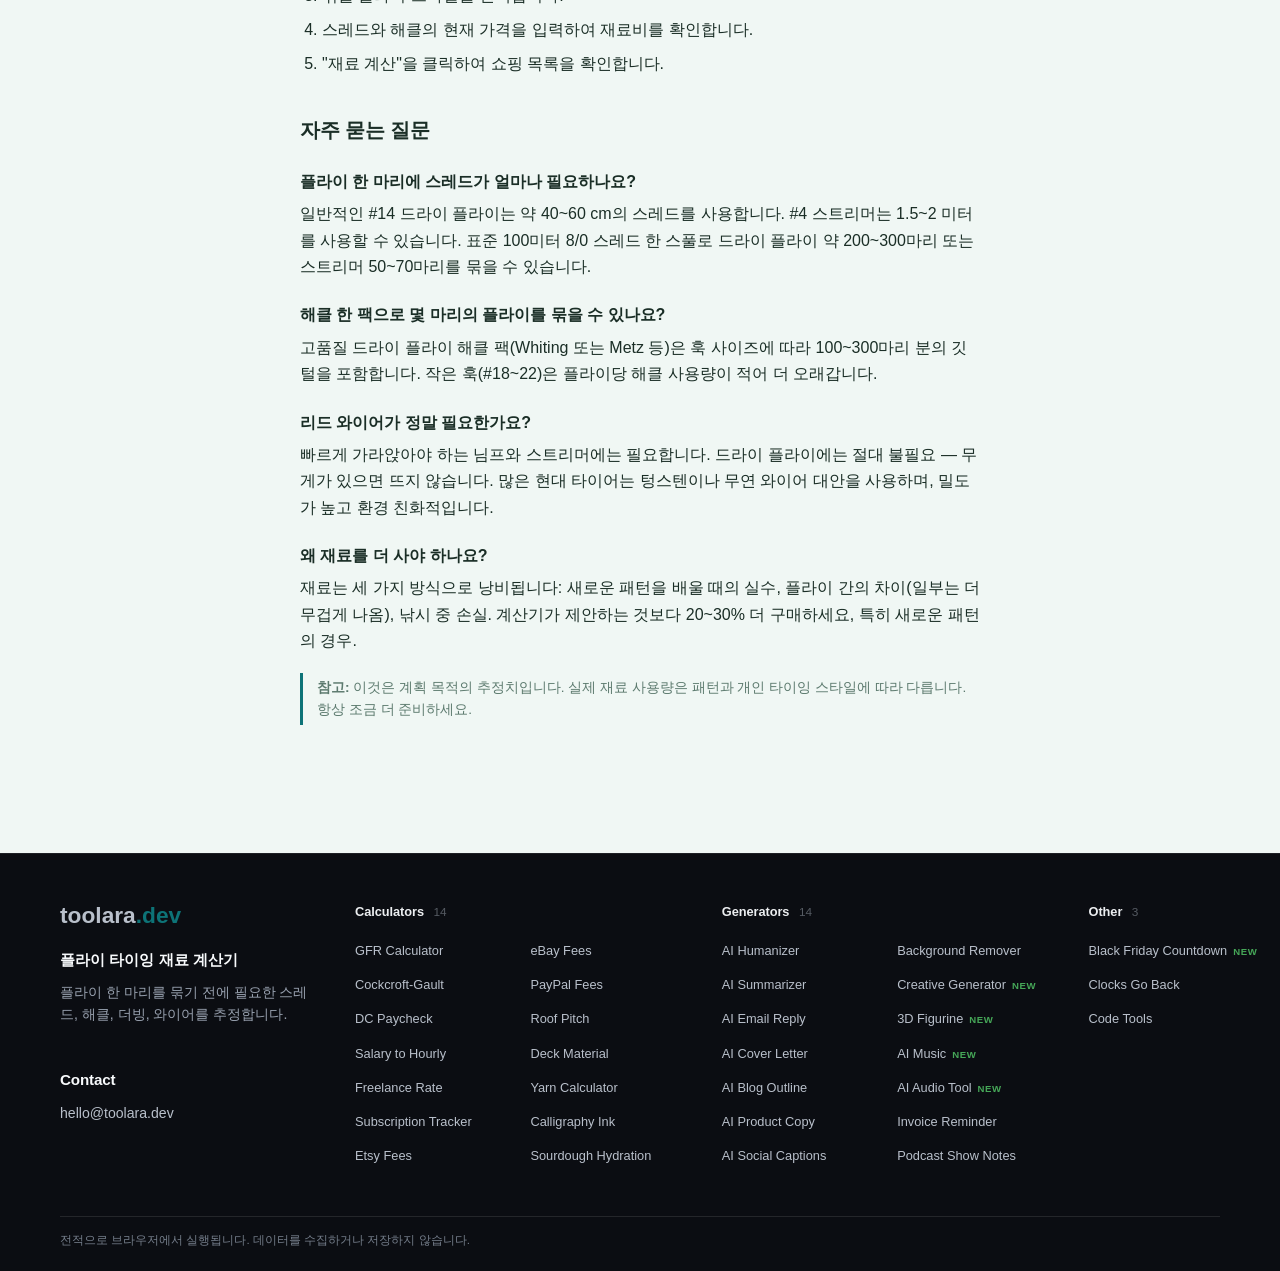
<file: ko/index.html>
<!DOCTYPE html>
<html lang="ko">
<head>
<meta charset="UTF-8">
<meta name="viewport" content="width=device-width, initial-scale=1.0">
<title>플라이 타이잉 재료 계산기 — 스레드·해클·와이어 소요량 추정</title>
<meta name="description" content="무료 플라이 타이잉 재료 계산기. 묶을 개수, 훅 사이즈, 스타일(드라이·웻·님프·스트리머)을 입력하면 필요한 스레드, 해클, 더빙, 와이어의 양과 예상 비용을 계산합니다. 모든 계산은 브라우저에서만 실행되며 데이터는 전송·저장되지 않습니다.">
<meta name="keywords" content="fly tying calculator, fly tying materials, how much thread for flies, hackle calculator, fly tying cost estimator">
<meta name="robots" content="index, follow, max-snippet:-1, max-image-preview:large">
<meta name="theme-color" content="#1a3d2e">

<link rel="canonical" href="https://flytying.toolara.dev/ko/">
<link rel="alternate" hreflang="en" href="https://flytying.toolara.dev/">
<link rel="alternate" hreflang="zh-Hans" href="https://flytying.toolara.dev/zh/">
<link rel="alternate" hreflang="zh-Hant" href="https://flytying.toolara.dev/zh-tw/">
<link rel="alternate" hreflang="ja" href="https://flytying.toolara.dev/ja/">
<link rel="alternate" hreflang="ko" href="https://flytying.toolara.dev/ko/">
<link rel="alternate" hreflang="de" href="https://flytying.toolara.dev/de/">
<link rel="alternate" hreflang="ru" href="https://flytying.toolara.dev/ru/">
<link rel="alternate" hreflang="es" href="https://flytying.toolara.dev/es/">
<link rel="alternate" hreflang="x-default" href="https://flytying.toolara.dev/">

<meta property="og:type" content="website">
<meta property="og:title" content="플라이 타이잉 재료 계산기 — 스레드·해클·와이어 소요량 추정">
<meta property="og:description" content="무료 플라이 타이잉 재료 계산기. 묶을 개수, 훅 사이즈, 스타일(드라이·웻·님프·스트리머)을 입력하면 필요한 스레드, 해클, 더빙, 와이어의 양과 예상 비용을 계산합니다. 모든 계산은 브라우저에서만 실행되며 데이터는 전송·저장되지 않습니다.">
<meta property="og:url" content="https://flytying.toolara.dev/ko/">
<meta property="og:image" content="https://flytying.toolara.dev/og-image.png">
<meta property="og:image:width" content="1200">
<meta property="og:image:height" content="630">
<meta property="og:image:alt" content="플라이 타이잉 재료 계산기 — 스레드·해클·와이어 소요량 추정">
<meta property="og:locale" content="ko_KR">
<meta name="twitter:card" content="summary_large_image">

<script type="application/ld+json">
{
  "@context": "https://schema.org",
  "@type": "WebApplication",
  "name": "플라이 타이잉 재료 계산기",
  "url": "https://flytying.toolara.dev/ko/",
  "applicationCategory": "UtilityApplication",
  "operatingSystem": "Any",
  "inLanguage": "ko",
  "description": "무료 플라이 타이잉 재료 계산기. 묶을 개수, 훅 사이즈, 스타일(드라이·웻·님프·스트리머)을 입력하면 필요한 스레드, 해클, 더빙, 와이어의 양과 예상 비용을 계산합니다. 모든 계산은 브라우저에서만 실행되며 데이터는 전송·저장되지 않습니다.",
  "offers": { "@type": "Offer", "price": "0", "priceCurrency": "USD" }
}
</script>

<script>window.__FORCE_LANG__ = 'ko';</script>
<link rel="stylesheet" href="/css/style.css">
<style id="footer-groups-css">
.site-footer-grid{grid-template-columns:minmax(0,0.85fr) minmax(0,2.65fr)!important;gap:40px!important}
.site-footer-column:nth-child(2){grid-row:1/span 2!important}
.site-footer-column:nth-child(3){grid-column:1!important;grid-row:2!important}
.site-footer-explore{display:grid;grid-template-columns:repeat(3,minmax(0,1fr));gap:22px 20px;align-content:start}
.site-footer-group{min-width:0}
.site-footer-group-title{margin:0 0 9px;padding-bottom:8px;border-bottom:1px solid rgba(255,255,255,0.16);color:#f8fafc;font-size:0.7rem;font-weight:700;letter-spacing:0.06em;text-transform:uppercase;opacity:.75}
.site-footer-group .site-footer-links{display:grid!important;grid-template-columns:minmax(0,1fr)!important;gap:7px;font-size:0.85rem;line-height:1.4}
@media(max-width:960px){.site-footer-grid{grid-template-columns:1fr!important;gap:30px!important}
.site-footer-column:nth-child(2){grid-row:auto!important}.site-footer-column:nth-child(3){grid-column:auto!important;grid-row:auto!important}
.site-footer-explore{grid-template-columns:repeat(2,minmax(0,1fr))}}
</style>
<style id="fc-cloud-css">
/* Footer tool columns - Linear style (design v3-A) */
.site-footer-grid{grid-template-columns:1.05fr 1.35fr 1.35fr 0.55fr !important;gap:44px !important}
/* 覆盖子站旧版 nth-child 网格定位残留 */
.site-footer .site-footer-column:nth-child(2),.site-footer .site-footer-column:nth-child(3),.site-footer .site-footer-column:nth-child(4){grid-row:auto !important;grid-column:auto !important;display:block !important}
.site-footer .fa-h4{font-size:0.8rem;font-weight:600;color:#eceef0;margin:0 0 16px;letter-spacing:-0.005em}
.site-footer .fa-h4 .n{color:#565b63;font-weight:500;margin-left:6px;font-size:0.74rem}
.site-footer ul.fa-list{list-style:none;margin:0;padding:0;columns:2;column-gap:28px}
.site-footer ul.fa-list.single{columns:1}
.site-footer ul.fa-list li{margin-bottom:11px;break-inside:avoid}
.site-footer ul.fa-list a{font-size:0.8rem;color:#83898f;text-decoration:none;transition:color 0.12s;white-space:nowrap}
.site-footer ul.fa-list a:hover{color:#f0f2f4}
.site-footer ul.fa-list a .fa-new{color:#46a758;font-size:0.6rem;font-weight:700;letter-spacing:0.06em;margin-left:6px}
.site-footer .fa-contact{margin-top:18px}.site-footer .fa-contact-h{margin:42px 0 10px !important;color:#f8fafc;font-size:0.95rem;font-weight:650}
@media(max-width:960px){.site-footer-grid{grid-template-columns:1fr 1fr !important;gap:32px !important}}
@media(max-width:640px){.site-footer-grid{grid-template-columns:1fr !important;gap:26px !important}}
</style></head>
<body>
<header class="site-header"><div class="site-header-inner"><a class="site-brand" href="/" aria-label="fly-tying-calculator"><span class="site-brand-mark" aria-hidden="true">FT</span><span class="site-brand-name" data-i18n="title"></span></a><nav class="site-nav" aria-label="Site navigation"><select id="langSelect" onchange="setLang(this.value)" aria-label="Language">
      <option value="en">English</option>
      <option value="zh">简体中文</option>
      <option value="zh-TW">繁體中文</option>
      <option value="ja">日本語</option>
      <option value="ko">한국어</option>
      <option value="de">Deutsch</option>
      <option value="ru">Русский</option>
      <option value="es">Español</option>
    </select></nav></div></header>


<header class="hero">

  <div class="hero-inner">
    <div class="hero-badge" data-i18n="heroBadge">🪝 플라이 타이잉</div>
    <h1 data-i18n="title">플라이 타이잉 재료 계산기</h1>
    <p data-i18n="subtitle">플라이 한 마리를 묶기 전에 필요한 스레드, 해클, 더빙, 와이어를 추정합니다.</p>
  </div>
</header>

<main class="wrap">
  <section class="card">
    <h2 class="visually-hidden" data-i18n="calcHeading">계산기</h2>

    <div class="row">
      <div>
        <label for="quantity" data-i18n="qtyLabel">플라이 수</label>
        <input type="number" id="quantity" min="1" step="1" placeholder="24" value="24" inputmode="numeric">
      </div>
      <div>
        <label for="hookSize" data-i18n="hookLabel">훅 사이즈</label>
        <select id="hookSize">
          <option value="2">#2</option>
          <option value="4">#4</option>
          <option value="6">#6</option>
          <option value="8">#8</option>
          <option value="10">#10</option>
          <option value="12">#12</option>
          <option value="14" selected>#14</option>
          <option value="16">#16</option>
          <option value="18">#18</option>
          <option value="20">#20</option>
          <option value="22">#22</option>
        </select>
      </div>
    </div>

    <label for="style" data-i18n="styleLabel">플라이 스타일</label>
    <select id="style">
      <option value="dry" selected data-i18n="styleDry">드라이 플라이</option>
      <option value="wet" data-i18n="styleWet">웻 플라이</option>
      <option value="nymph" data-i18n="styleNymph">님프</option>
      <option value="streamer" data-i18n="styleStreamer">스트리머</option>
    </select>

    <div class="row">
      <div>
        <label for="threadPrice" data-i18n="threadLabel">스레드 스풀 가격 ($)</label>
        <input type="number" id="threadPrice" min="0" step="0.5" placeholder="4" value="4" inputmode="decimal">
      </div>
      <div>
        <label for="hacklePrice" data-i18n="hackleLabel">해클 가격 ($/팩)</label>
        <input type="number" id="hacklePrice" min="0" step="0.5" placeholder="12" value="12" inputmode="decimal">
      </div>
    </div>

    <button class="calc" type="button" onclick="calculate()" data-i18n="calcBtn">재료 계산</button>

    <div id="result" role="region" aria-live="polite">
      <div class="result-label" data-i18n="resultLabel">필요한 재료</div>
      <div class="total-flies"><span id="totalFlies">—</span></div>

      <div class="breakdown">
        <div class="bd-row"><span data-i18n="bdThread">스레드</span><strong id="bdThread">—</strong></div>
        <div class="bd-row"><span data-i18n="bdHackle">해클</span><strong id="bdHackle">—</strong></div>
        <div class="bd-row"><span data-i18n="bdDubbing">더빙</span><strong id="bdDubbing">—</strong></div>
        <div class="bd-row"><span data-i18n="bdWire">리드 와이어</span><strong id="bdWire">—</strong></div>
        <div class="bd-row"><span data-i18n="bdHooks">훅</span><strong id="bdHooks">—</strong></div>
        <div class="bd-divider"></div>
        <div class="bd-row bd-total"><span data-i18n="bdCost">예상 재료비</span><strong id="bdCost">—</strong></div>
      </div>
      <div class="result-disclaimer" data-i18n="resultDisclaimer">추정치입니다. 실제 재료 사용량은 패턴, 타이잉 스타일, 개인 기술에 따라 다릅니다. 항상 조금 더 구매하세요.</div>
    </div>
  </section>

  <section>
    <h2 data-i18n="whatIsTitle">재료 사용량 추정 방법</h2>
    <p data-i18n="whatIsText">플라이 타이잉 재료 소비량은 세 가지 주요 요인에 따라 결정됩니다: 훅 사이즈(플라이의 크기 결정), 플라이 스타일(드라이, 웻, 님프, 스트리머), 그리고 묶을 총 개수. 이 계산기는 이를 결합하여 바이스에 앉기 전에 계획과 예산을 세울 수 있도록 합니다.</p>
  </section>

  <section>
    <h2 data-i18n="factorsTitle">재료 사용량에 영향을 미치는 요인</h2>
    <h3 data-i18n="f1Title">훅 사이즈</h3>
    <p data-i18n="f1Text">#4 스트리머 훅은 #16 드라이 플라이 훅의 약 4배의 스레드와 재료를 사용합니다. 훅 사이즈가 커질수록(숫자가 작아질수록) 재료 필요량이 크게 증가합니다.</p>

    <h3 data-i18n="f2Title">플라이 스타일</h3>
    <ul>
      <li data-i18n="f2a"><strong>드라이 플라이:</strong> 기준 — 가벼운 재료, 해클 위주</li>
      <li data-i18n="f2b"><strong>웻 플라이:</strong> 스레드 약 10% 증가, 더빙 약간 증가</li>
      <li data-i18n="f2c"><strong>님프:</strong> 약 20% 증가, 무게용 리드 와이어 필요</li>
      <li data-i18n="f2d"><strong>스트리머:</strong> 약 60% 증가 — 더 큰 훅, 플라이당 더 많은 재료</li>
    </ul>

    <h3 data-i18n="f3Title">추적되는 재료</h3>
    <ul>
      <li data-i18n="f3a"><strong>스레드:</strong> 미터 단위 — 모든 플라이의 골격</li>
      <li data-i18n="f3b"><strong>해클:</strong> 훅에 감아 다리와 움직임을 만드는 깃털</li>
      <li data-i18n="f3c"><strong>더빙:</strong> 몸통용 모피 또는 합성 블렌드</li>
      <li data-i18n="f3d"><strong>리드 와이어:</strong> 무게용, 주로 님프와 스트리머에 사용</li>
      <li data-i18n="f3e"><strong>훅:</strong> 플라이당 1개 (연습용 몇 개 추가)</li>
    </ul>
  </section>

  <section>
    <h2 data-i18n="howToTitle">사용 방법</h2>
    <ol>
      <li data-i18n="howTo1">묶을 플라이 수를 입력합니다.</li>
      <li data-i18n="howTo2">훅 사이즈를 선택합니다 — 가장 큰 요인입니다.</li>
      <li data-i18n="howTo3">묶을 플라이 스타일을 선택합니다.</li>
      <li data-i18n="howTo4">스레드와 해클의 현재 가격을 입력하여 재료비를 확인합니다.</li>
      <li data-i18n="howTo5">"재료 계산"을 클릭하여 쇼핑 목록을 확인합니다.</li>
    </ol>
  </section>

  <section>
    <h2 data-i18n="faqTitle">자주 묻는 질문</h2>
    <h3 data-i18n="faq1q">플라이 한 마리에 스레드가 얼마나 필요하나요?</h3>
    <p data-i18n="faq1a">일반적인 #14 드라이 플라이는 약 40~60 cm의 스레드를 사용합니다. #4 스트리머는 1.5~2 미터를 사용할 수 있습니다. 표준 100미터 8/0 스레드 한 스풀로 드라이 플라이 약 200~300마리 또는 스트리머 50~70마리를 묶을 수 있습니다.</p>

    <h3 data-i18n="faq2q">해클 한 팩으로 몇 마리의 플라이를 묶을 수 있나요?</h3>
    <p data-i18n="faq2a">고품질 드라이 플라이 해클 팩(Whiting 또는 Metz 등)은 훅 사이즈에 따라 100~300마리 분의 깃털을 포함합니다. 작은 훅(#18~22)은 플라이당 해클 사용량이 적어 더 오래갑니다.</p>

    <h3 data-i18n="faq3q">리드 와이어가 정말 필요한가요?</h3>
    <p data-i18n="faq3a">빠르게 가라앉아야 하는 님프와 스트리머에는 필요합니다. 드라이 플라이에는 절대 불필요 — 무게가 있으면 뜨지 않습니다. 많은 현대 타이어는 텅스텐이나 무연 와이어 대안을 사용하며, 밀도가 높고 환경 친화적입니다.</p>

    <h3 data-i18n="faq4q">왜 재료를 더 사야 하나요?</h3>
    <p data-i18n="faq4a">재료는 세 가지 방식으로 낭비됩니다: 새로운 패턴을 배울 때의 실수, 플라이 간의 차이(일부는 더 무겁게 나옴), 낚시 중 손실. 계산기가 제안하는 것보다 20~30% 더 구매하세요, 특히 새로운 패턴의 경우.</p>

    <div class="disclaimer" data-i18n="disclaimer"><strong>참고:</strong> 이것은 계획 목적의 추정치입니다. 실제 재료 사용량은 패턴과 개인 타이잉 스타일에 따라 다릅니다. 항상 조금 더 준비하세요.</div>
  </section>
</main>

<footer class="footer site-footer">
<div class="site-footer-inner">
<div class="site-footer-grid"><section class="site-footer-column">
<a class="site-footer-wordmark" href="https://toolara.dev/" aria-label="toolara.dev">toolara<span class="tld">.dev</span></a>
<p class="site-footer-site-name" data-i18n="title">플라이 타이잉 재료 계산기</p>
<p class="site-footer-description" data-i18n="subtitle">플라이 한 마리를 묶기 전에 필요한 스레드, 해클, 더빙, 와이어를 추정합니다.</p>
<h2 class="fa-contact-h">Contact</h2><p class="site-footer-contact fa-contact"><a href="mailto:hello@toolara.dev">hello@toolara.dev</a></p></section><section class="site-footer-column"><h4 class="fa-h4">Calculators <span class="n">14</span></h4><ul class="fa-list"><li><a href="https://gfr.toolara.dev/">GFR Calculator</a></li><li><a href="https://crcl.toolara.dev/">Cockcroft-Gault</a></li><li><a href="https://dc-pay.toolara.dev/">DC Paycheck</a></li><li><a href="https://salary.toolara.dev/">Salary to Hourly</a></li><li><a href="https://freelance.toolara.dev/">Freelance Rate</a></li><li><a href="https://subscriptions.toolara.dev/">Subscription Tracker</a></li><li><a href="https://etsy.toolara.dev/">Etsy Fees</a></li><li><a href="https://ebay.toolara.dev/">eBay Fees</a></li><li><a href="https://paypal.toolara.dev/">PayPal Fees</a></li><li><a href="https://roof.toolara.dev/">Roof Pitch</a></li><li><a href="https://deck.toolara.dev/">Deck Material</a></li><li><a href="https://yarn.toolara.dev/">Yarn Calculator</a></li><li><a href="https://calligraphy.toolara.dev/">Calligraphy Ink</a></li><li><a href="https://sourdough.toolara.dev/">Sourdough Hydration</a></li></ul></section><section class="site-footer-column"><h4 class="fa-h4">Generators <span class="n">14</span></h4><ul class="fa-list"><li><a href="https://humanize.toolara.dev/">AI Humanizer</a></li><li><a href="https://summarize.toolara.dev/">AI Summarizer</a></li><li><a href="https://emailreply.toolara.dev/">AI Email Reply</a></li><li><a href="https://coverletter.toolara.dev/">AI Cover Letter</a></li><li><a href="https://blogoutline.toolara.dev/">AI Blog Outline</a></li><li><a href="https://productcopy.toolara.dev/">AI Product Copy</a></li><li><a href="https://captions.toolara.dev/">AI Social Captions</a></li><li><a href="https://background.toolara.dev/">Background Remover</a></li><li><a href="https://creative.toolara.dev/">Creative Generator<span class="fa-new">NEW</span></a></li><li><a href="https://figurine.toolara.dev/">3D Figurine<span class="fa-new">NEW</span></a></li><li><a href="https://music.toolara.dev/">AI Music<span class="fa-new">NEW</span></a></li><li><a href="https://audio.toolara.dev/">AI Audio Tool<span class="fa-new">NEW</span></a></li><li><a href="https://invoices.toolara.dev/">Invoice Reminder</a></li><li><a href="https://podcast.toolara.dev/">Podcast Show Notes</a></li></ul></section><section class="site-footer-column"><h4 class="fa-h4">Other <span class="n">3</span></h4><ul class="fa-list single"><li><a href="https://blackfriday.toolara.dev/">Black Friday Countdown<span class="fa-new">NEW</span></a></li><li><a href="https://clocksgoback.toolara.dev/">Clocks Go Back</a></li><li><a href="https://devtools.toolara.dev/">Code Tools</a></li></ul></section></div>
<div class="site-footer-bottom"><p class="site-footer-privacy" data-i18n="footer">전적으로 브라우저에서 실행됩니다. 데이터를 수집하거나 저장하지 않습니다.</p></div>
</div>
</footer>

<script src="/js/i18n.js"></script>
<script src="/js/calculator.js"></script>
</body>
</html>
</file>
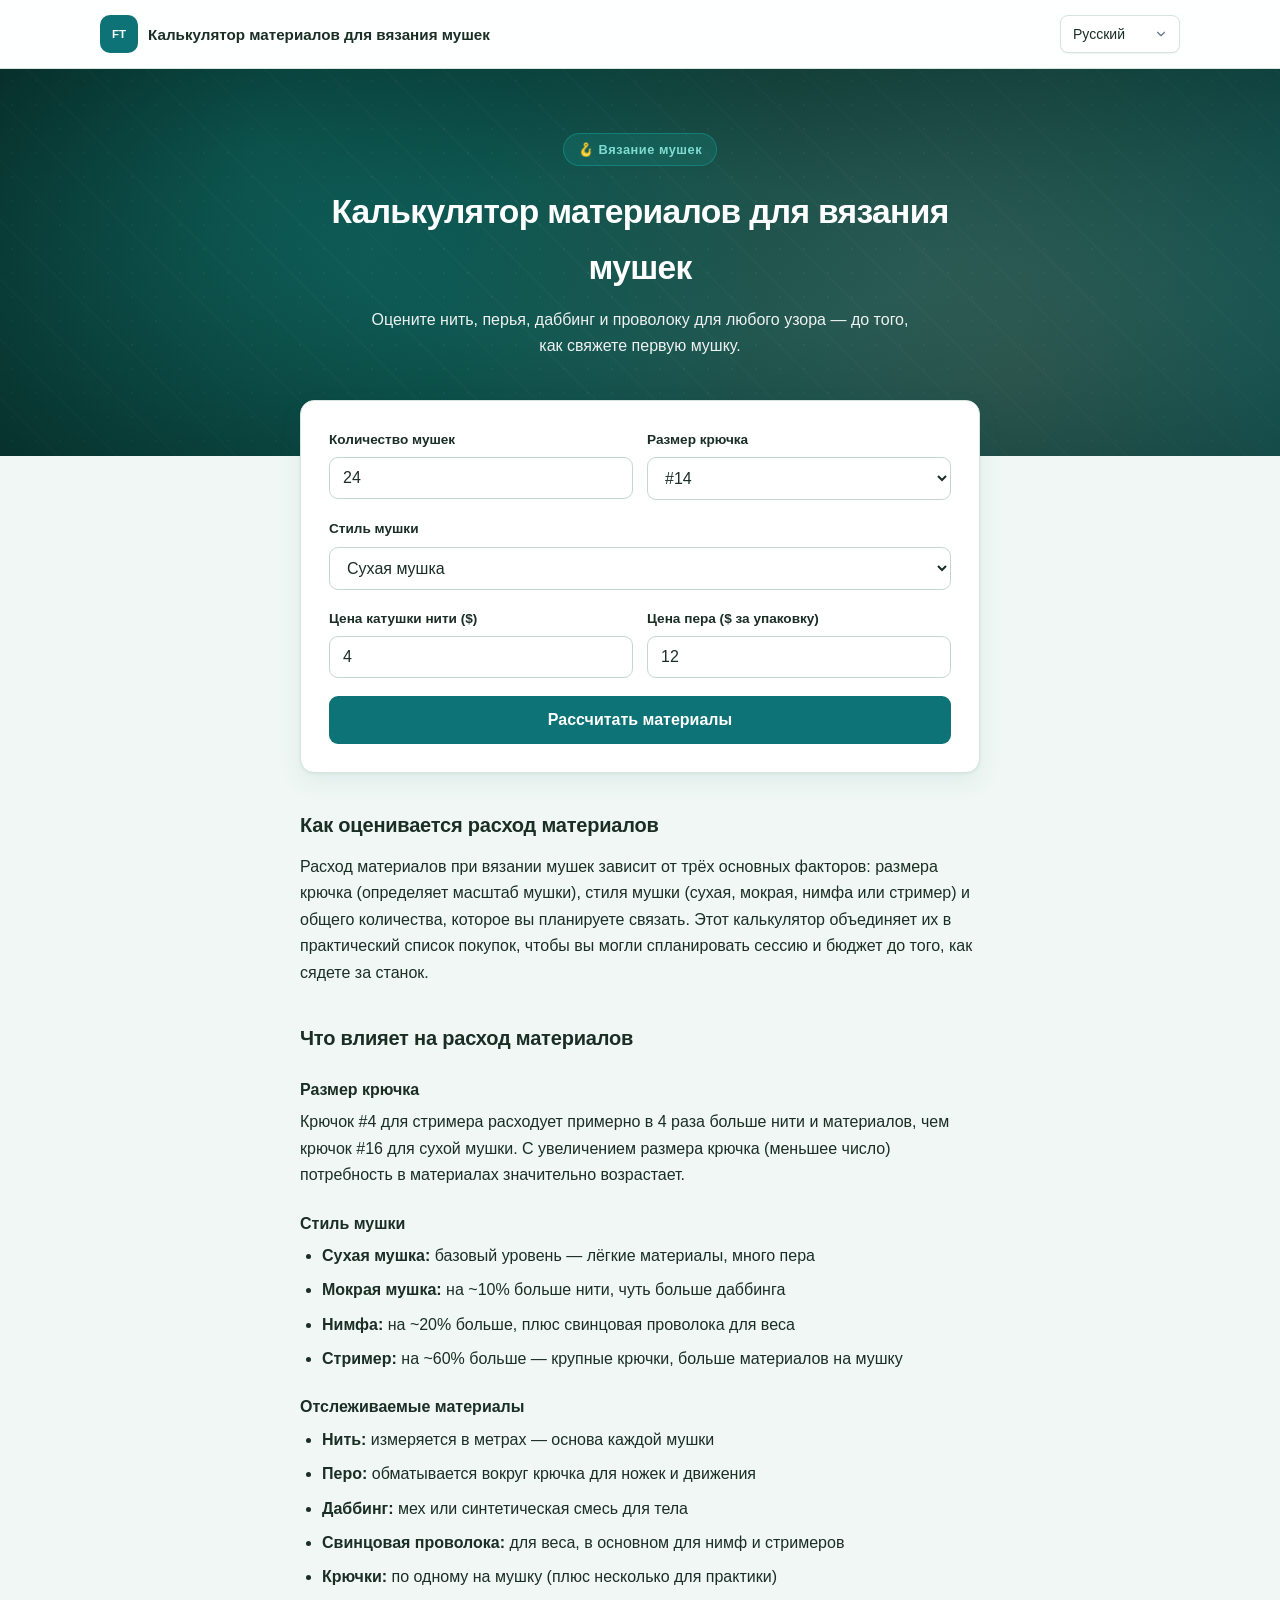
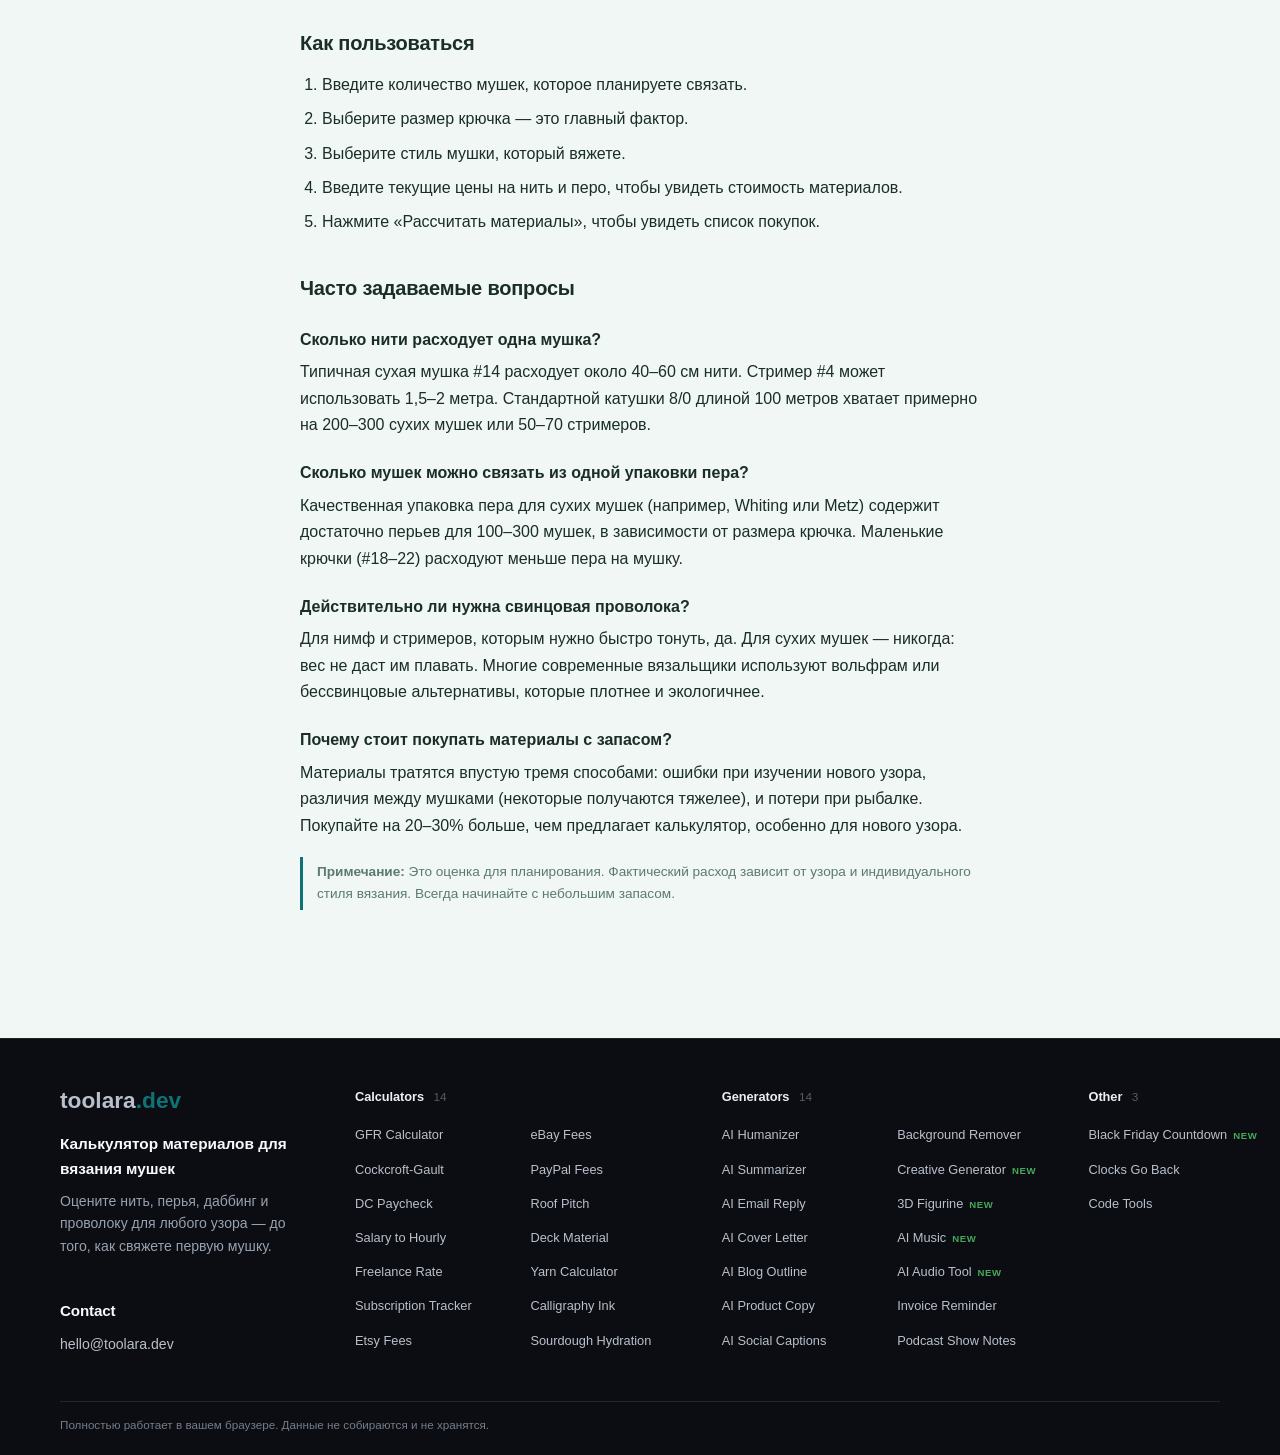
<file: ru/index.html>
<!DOCTYPE html>
<html lang="ru">
<head>
<meta charset="UTF-8">
<meta name="viewport" content="width=device-width, initial-scale=1.0">
<title>Калькулятор материалов для вязания мушек — нить и перья</title>
<meta name="description" content="Бесплатный калькулятор материалов для вязания мушек. Укажите количество, размер крючка и тип мушки — калькулятор оценит расход нити, перьев, даббинга и проволоки и примерную стоимость. Всё считается в браузере, данные никуда не отправляются.">
<meta name="keywords" content="fly tying calculator, fly tying materials, how much thread for flies, hackle calculator, fly tying cost estimator">
<meta name="robots" content="index, follow, max-snippet:-1, max-image-preview:large">
<meta name="theme-color" content="#1a3d2e">

<link rel="canonical" href="https://flytying.toolara.dev/ru/">
<link rel="alternate" hreflang="en" href="https://flytying.toolara.dev/">
<link rel="alternate" hreflang="zh-Hans" href="https://flytying.toolara.dev/zh/">
<link rel="alternate" hreflang="zh-Hant" href="https://flytying.toolara.dev/zh-tw/">
<link rel="alternate" hreflang="ja" href="https://flytying.toolara.dev/ja/">
<link rel="alternate" hreflang="ko" href="https://flytying.toolara.dev/ko/">
<link rel="alternate" hreflang="de" href="https://flytying.toolara.dev/de/">
<link rel="alternate" hreflang="ru" href="https://flytying.toolara.dev/ru/">
<link rel="alternate" hreflang="es" href="https://flytying.toolara.dev/es/">
<link rel="alternate" hreflang="x-default" href="https://flytying.toolara.dev/">

<meta property="og:type" content="website">
<meta property="og:title" content="Калькулятор материалов для вязания мушек — нить и перья">
<meta property="og:description" content="Бесплатный калькулятор материалов для вязания мушек. Укажите количество, размер крючка и тип мушки — калькулятор оценит расход нити, перьев, даббинга и проволоки и примерную стоимость. Всё считается в браузере, данные никуда не отправляются.">
<meta property="og:url" content="https://flytying.toolara.dev/ru/">
<meta property="og:image" content="https://flytying.toolara.dev/og-image.png">
<meta property="og:image:width" content="1200">
<meta property="og:image:height" content="630">
<meta property="og:image:alt" content="Калькулятор материалов для вязания мушек — нить и перья">
<meta property="og:locale" content="ru_RU">
<meta name="twitter:card" content="summary_large_image">

<script type="application/ld+json">
{
  "@context": "https://schema.org",
  "@type": "WebApplication",
  "name": "Калькулятор материалов для вязания мушек",
  "url": "https://flytying.toolara.dev/ru/",
  "applicationCategory": "UtilityApplication",
  "operatingSystem": "Any",
  "inLanguage": "ru",
  "description": "Бесплатный калькулятор материалов для вязания мушек. Укажите количество, размер крючка и тип мушки — калькулятор оценит расход нити, перьев, даббинга и проволоки и примерную стоимость. Всё считается в браузере, данные никуда не отправляются.",
  "offers": { "@type": "Offer", "price": "0", "priceCurrency": "USD" }
}
</script>

<script>window.__FORCE_LANG__ = 'ru';</script>
<link rel="stylesheet" href="/css/style.css">
<style id="footer-groups-css">
.site-footer-grid{grid-template-columns:minmax(0,0.85fr) minmax(0,2.65fr)!important;gap:40px!important}
.site-footer-column:nth-child(2){grid-row:1/span 2!important}
.site-footer-column:nth-child(3){grid-column:1!important;grid-row:2!important}
.site-footer-explore{display:grid;grid-template-columns:repeat(3,minmax(0,1fr));gap:22px 20px;align-content:start}
.site-footer-group{min-width:0}
.site-footer-group-title{margin:0 0 9px;padding-bottom:8px;border-bottom:1px solid rgba(255,255,255,0.16);color:#f8fafc;font-size:0.7rem;font-weight:700;letter-spacing:0.06em;text-transform:uppercase;opacity:.75}
.site-footer-group .site-footer-links{display:grid!important;grid-template-columns:minmax(0,1fr)!important;gap:7px;font-size:0.85rem;line-height:1.4}
@media(max-width:960px){.site-footer-grid{grid-template-columns:1fr!important;gap:30px!important}
.site-footer-column:nth-child(2){grid-row:auto!important}.site-footer-column:nth-child(3){grid-column:auto!important;grid-row:auto!important}
.site-footer-explore{grid-template-columns:repeat(2,minmax(0,1fr))}}
</style>
<style id="fc-cloud-css">
/* Footer tool columns - Linear style (design v3-A) */
.site-footer-grid{grid-template-columns:1.05fr 1.35fr 1.35fr 0.55fr !important;gap:44px !important}
/* 覆盖子站旧版 nth-child 网格定位残留 */
.site-footer .site-footer-column:nth-child(2),.site-footer .site-footer-column:nth-child(3),.site-footer .site-footer-column:nth-child(4){grid-row:auto !important;grid-column:auto !important;display:block !important}
.site-footer .fa-h4{font-size:0.8rem;font-weight:600;color:#eceef0;margin:0 0 16px;letter-spacing:-0.005em}
.site-footer .fa-h4 .n{color:#565b63;font-weight:500;margin-left:6px;font-size:0.74rem}
.site-footer ul.fa-list{list-style:none;margin:0;padding:0;columns:2;column-gap:28px}
.site-footer ul.fa-list.single{columns:1}
.site-footer ul.fa-list li{margin-bottom:11px;break-inside:avoid}
.site-footer ul.fa-list a{font-size:0.8rem;color:#83898f;text-decoration:none;transition:color 0.12s;white-space:nowrap}
.site-footer ul.fa-list a:hover{color:#f0f2f4}
.site-footer ul.fa-list a .fa-new{color:#46a758;font-size:0.6rem;font-weight:700;letter-spacing:0.06em;margin-left:6px}
.site-footer .fa-contact{margin-top:18px}.site-footer .fa-contact-h{margin:42px 0 10px !important;color:#f8fafc;font-size:0.95rem;font-weight:650}
@media(max-width:960px){.site-footer-grid{grid-template-columns:1fr 1fr !important;gap:32px !important}}
@media(max-width:640px){.site-footer-grid{grid-template-columns:1fr !important;gap:26px !important}}
</style></head>
<body>
<header class="site-header"><div class="site-header-inner"><a class="site-brand" href="/" aria-label="fly-tying-calculator"><span class="site-brand-mark" aria-hidden="true">FT</span><span class="site-brand-name" data-i18n="title"></span></a><nav class="site-nav" aria-label="Site navigation"><select id="langSelect" onchange="setLang(this.value)" aria-label="Language">
      <option value="en">English</option>
      <option value="zh">简体中文</option>
      <option value="zh-TW">繁體中文</option>
      <option value="ja">日本語</option>
      <option value="ko">한국어</option>
      <option value="de">Deutsch</option>
      <option value="ru">Русский</option>
      <option value="es">Español</option>
    </select></nav></div></header>


<header class="hero">

  <div class="hero-inner">
    <div class="hero-badge" data-i18n="heroBadge">🪝 Вязание мушек</div>
    <h1 data-i18n="title">Калькулятор материалов для вязания мушек</h1>
    <p data-i18n="subtitle">Оцените нить, перья, даббинг и проволоку для любого узора — до того, как свяжете первую мушку.</p>
  </div>
</header>

<main class="wrap">
  <section class="card">
    <h2 class="visually-hidden" data-i18n="calcHeading">Калькулятор</h2>

    <div class="row">
      <div>
        <label for="quantity" data-i18n="qtyLabel">Количество мушек</label>
        <input type="number" id="quantity" min="1" step="1" placeholder="24" value="24" inputmode="numeric">
      </div>
      <div>
        <label for="hookSize" data-i18n="hookLabel">Размер крючка</label>
        <select id="hookSize">
          <option value="2">#2</option>
          <option value="4">#4</option>
          <option value="6">#6</option>
          <option value="8">#8</option>
          <option value="10">#10</option>
          <option value="12">#12</option>
          <option value="14" selected>#14</option>
          <option value="16">#16</option>
          <option value="18">#18</option>
          <option value="20">#20</option>
          <option value="22">#22</option>
        </select>
      </div>
    </div>

    <label for="style" data-i18n="styleLabel">Стиль мушки</label>
    <select id="style">
      <option value="dry" selected data-i18n="styleDry">Сухая мушка</option>
      <option value="wet" data-i18n="styleWet">Мокрая мушка</option>
      <option value="nymph" data-i18n="styleNymph">Нимфа</option>
      <option value="streamer" data-i18n="styleStreamer">Стример</option>
    </select>

    <div class="row">
      <div>
        <label for="threadPrice" data-i18n="threadLabel">Цена катушки нити ($)</label>
        <input type="number" id="threadPrice" min="0" step="0.5" placeholder="4" value="4" inputmode="decimal">
      </div>
      <div>
        <label for="hacklePrice" data-i18n="hackleLabel">Цена пера ($ за упаковку)</label>
        <input type="number" id="hacklePrice" min="0" step="0.5" placeholder="12" value="12" inputmode="decimal">
      </div>
    </div>

    <button class="calc" type="button" onclick="calculate()" data-i18n="calcBtn">Рассчитать материалы</button>

    <div id="result" role="region" aria-live="polite">
      <div class="result-label" data-i18n="resultLabel">Необходимые материалы для</div>
      <div class="total-flies"><span id="totalFlies">—</span></div>

      <div class="breakdown">
        <div class="bd-row"><span data-i18n="bdThread">Нить</span><strong id="bdThread">—</strong></div>
        <div class="bd-row"><span data-i18n="bdHackle">Перья</span><strong id="bdHackle">—</strong></div>
        <div class="bd-row"><span data-i18n="bdDubbing">Даббинг</span><strong id="bdDubbing">—</strong></div>
        <div class="bd-row"><span data-i18n="bdWire">Свинцовая проволока</span><strong id="bdWire">—</strong></div>
        <div class="bd-row"><span data-i18n="bdHooks">Крючки</span><strong id="bdHooks">—</strong></div>
        <div class="bd-divider"></div>
        <div class="bd-row bd-total"><span data-i18n="bdCost">Ориентировочная стоимость материалов</span><strong id="bdCost">—</strong></div>
      </div>
      <div class="result-disclaimer" data-i18n="resultDisclaimer">Только оценка. Фактический расход зависит от узора, стиля вязания и индивидуальной техники. Всегда покупайте немного больше.</div>
    </div>
  </section>

  <section>
    <h2 data-i18n="whatIsTitle">Как оценивается расход материалов</h2>
    <p data-i18n="whatIsText">Расход материалов при вязании мушек зависит от трёх основных факторов: размера крючка (определяет масштаб мушки), стиля мушки (сухая, мокрая, нимфа или стример) и общего количества, которое вы планируете связать. Этот калькулятор объединяет их в практический список покупок, чтобы вы могли спланировать сессию и бюджет до того, как сядете за станок.</p>
  </section>

  <section>
    <h2 data-i18n="factorsTitle">Что влияет на расход материалов</h2>
    <h3 data-i18n="f1Title">Размер крючка</h3>
    <p data-i18n="f1Text">Крючок #4 для стримера расходует примерно в 4 раза больше нити и материалов, чем крючок #16 для сухой мушки. С увеличением размера крючка (меньшее число) потребность в материалах значительно возрастает.</p>

    <h3 data-i18n="f2Title">Стиль мушки</h3>
    <ul>
      <li data-i18n="f2a"><strong>Сухая мушка:</strong> базовый уровень — лёгкие материалы, много пера</li>
      <li data-i18n="f2b"><strong>Мокрая мушка:</strong> на ~10% больше нити, чуть больше даббинга</li>
      <li data-i18n="f2c"><strong>Нимфа:</strong> на ~20% больше, плюс свинцовая проволока для веса</li>
      <li data-i18n="f2d"><strong>Стример:</strong> на ~60% больше — крупные крючки, больше материалов на мушку</li>
    </ul>

    <h3 data-i18n="f3Title">Отслеживаемые материалы</h3>
    <ul>
      <li data-i18n="f3a"><strong>Нить:</strong> измеряется в метрах — основа каждой мушки</li>
      <li data-i18n="f3b"><strong>Перо:</strong> обматывается вокруг крючка для ножек и движения</li>
      <li data-i18n="f3c"><strong>Даббинг:</strong> мех или синтетическая смесь для тела</li>
      <li data-i18n="f3d"><strong>Свинцовая проволока:</strong> для веса, в основном для нимф и стримеров</li>
      <li data-i18n="f3e"><strong>Крючки:</strong> по одному на мушку (плюс несколько для практики)</li>
    </ul>
  </section>

  <section>
    <h2 data-i18n="howToTitle">Как пользоваться</h2>
    <ol>
      <li data-i18n="howTo1">Введите количество мушек, которое планируете связать.</li>
      <li data-i18n="howTo2">Выберите размер крючка — это главный фактор.</li>
      <li data-i18n="howTo3">Выберите стиль мушки, который вяжете.</li>
      <li data-i18n="howTo4">Введите текущие цены на нить и перо, чтобы увидеть стоимость материалов.</li>
      <li data-i18n="howTo5">Нажмите «Рассчитать материалы», чтобы увидеть список покупок.</li>
    </ol>
  </section>

  <section>
    <h2 data-i18n="faqTitle">Часто задаваемые вопросы</h2>
    <h3 data-i18n="faq1q">Сколько нити расходует одна мушка?</h3>
    <p data-i18n="faq1a">Типичная сухая мушка #14 расходует около 40–60 см нити. Стример #4 может использовать 1,5–2 метра. Стандартной катушки 8/0 длиной 100 метров хватает примерно на 200–300 сухих мушек или 50–70 стримеров.</p>

    <h3 data-i18n="faq2q">Сколько мушек можно связать из одной упаковки пера?</h3>
    <p data-i18n="faq2a">Качественная упаковка пера для сухих мушек (например, Whiting или Metz) содержит достаточно перьев для 100–300 мушек, в зависимости от размера крючка. Маленькие крючки (#18–22) расходуют меньше пера на мушку.</p>

    <h3 data-i18n="faq3q">Действительно ли нужна свинцовая проволока?</h3>
    <p data-i18n="faq3a">Для нимф и стримеров, которым нужно быстро тонуть, да. Для сухих мушек — никогда: вес не даст им плавать. Многие современные вязальщики используют вольфрам или бессвинцовые альтернативы, которые плотнее и экологичнее.</p>

    <h3 data-i18n="faq4q">Почему стоит покупать материалы с запасом?</h3>
    <p data-i18n="faq4a">Материалы тратятся впустую тремя способами: ошибки при изучении нового узора, различия между мушками (некоторые получаются тяжелее), и потери при рыбалке. Покупайте на 20–30% больше, чем предлагает калькулятор, особенно для нового узора.</p>

    <div class="disclaimer" data-i18n="disclaimer"><strong>Примечание:</strong> Это оценка для планирования. Фактический расход зависит от узора и индивидуального стиля вязания. Всегда начинайте с небольшим запасом.</div>
  </section>
</main>

<footer class="footer site-footer">
<div class="site-footer-inner">
<div class="site-footer-grid"><section class="site-footer-column">
<a class="site-footer-wordmark" href="https://toolara.dev/" aria-label="toolara.dev">toolara<span class="tld">.dev</span></a>
<p class="site-footer-site-name" data-i18n="title">Калькулятор материалов для вязания мушек</p>
<p class="site-footer-description" data-i18n="subtitle">Оцените нить, перья, даббинг и проволоку для любого узора — до того, как свяжете первую мушку.</p>
<h2 class="fa-contact-h">Contact</h2><p class="site-footer-contact fa-contact"><a href="mailto:hello@toolara.dev">hello@toolara.dev</a></p></section><section class="site-footer-column"><h4 class="fa-h4">Calculators <span class="n">14</span></h4><ul class="fa-list"><li><a href="https://gfr.toolara.dev/">GFR Calculator</a></li><li><a href="https://crcl.toolara.dev/">Cockcroft-Gault</a></li><li><a href="https://dc-pay.toolara.dev/">DC Paycheck</a></li><li><a href="https://salary.toolara.dev/">Salary to Hourly</a></li><li><a href="https://freelance.toolara.dev/">Freelance Rate</a></li><li><a href="https://subscriptions.toolara.dev/">Subscription Tracker</a></li><li><a href="https://etsy.toolara.dev/">Etsy Fees</a></li><li><a href="https://ebay.toolara.dev/">eBay Fees</a></li><li><a href="https://paypal.toolara.dev/">PayPal Fees</a></li><li><a href="https://roof.toolara.dev/">Roof Pitch</a></li><li><a href="https://deck.toolara.dev/">Deck Material</a></li><li><a href="https://yarn.toolara.dev/">Yarn Calculator</a></li><li><a href="https://calligraphy.toolara.dev/">Calligraphy Ink</a></li><li><a href="https://sourdough.toolara.dev/">Sourdough Hydration</a></li></ul></section><section class="site-footer-column"><h4 class="fa-h4">Generators <span class="n">14</span></h4><ul class="fa-list"><li><a href="https://humanize.toolara.dev/">AI Humanizer</a></li><li><a href="https://summarize.toolara.dev/">AI Summarizer</a></li><li><a href="https://emailreply.toolara.dev/">AI Email Reply</a></li><li><a href="https://coverletter.toolara.dev/">AI Cover Letter</a></li><li><a href="https://blogoutline.toolara.dev/">AI Blog Outline</a></li><li><a href="https://productcopy.toolara.dev/">AI Product Copy</a></li><li><a href="https://captions.toolara.dev/">AI Social Captions</a></li><li><a href="https://background.toolara.dev/">Background Remover</a></li><li><a href="https://creative.toolara.dev/">Creative Generator<span class="fa-new">NEW</span></a></li><li><a href="https://figurine.toolara.dev/">3D Figurine<span class="fa-new">NEW</span></a></li><li><a href="https://music.toolara.dev/">AI Music<span class="fa-new">NEW</span></a></li><li><a href="https://audio.toolara.dev/">AI Audio Tool<span class="fa-new">NEW</span></a></li><li><a href="https://invoices.toolara.dev/">Invoice Reminder</a></li><li><a href="https://podcast.toolara.dev/">Podcast Show Notes</a></li></ul></section><section class="site-footer-column"><h4 class="fa-h4">Other <span class="n">3</span></h4><ul class="fa-list single"><li><a href="https://blackfriday.toolara.dev/">Black Friday Countdown<span class="fa-new">NEW</span></a></li><li><a href="https://clocksgoback.toolara.dev/">Clocks Go Back</a></li><li><a href="https://devtools.toolara.dev/">Code Tools</a></li></ul></section></div>
<div class="site-footer-bottom"><p class="site-footer-privacy" data-i18n="footer">Полностью работает в вашем браузере. Данные не собираются и не хранятся.</p></div>
</div>
</footer>

<script src="/js/i18n.js"></script>
<script src="/js/calculator.js"></script>
</body>
</html>
</file>
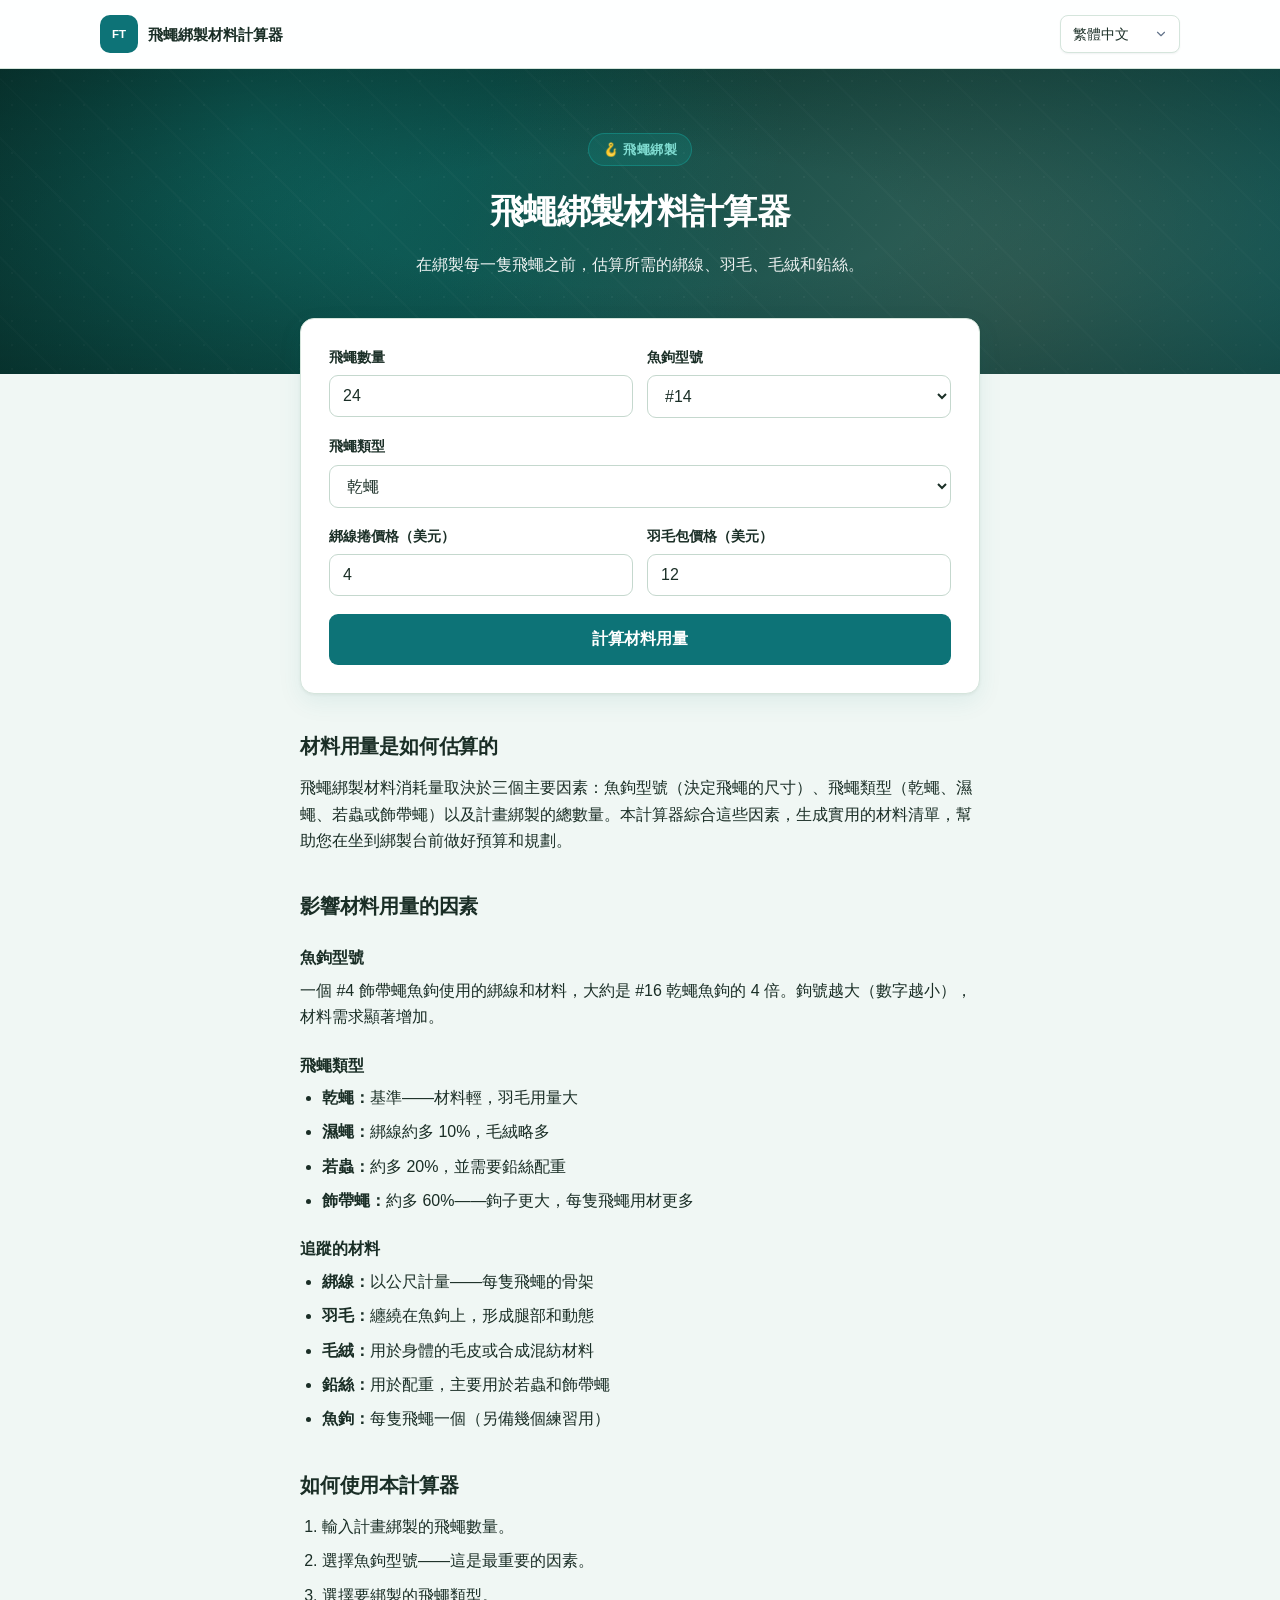
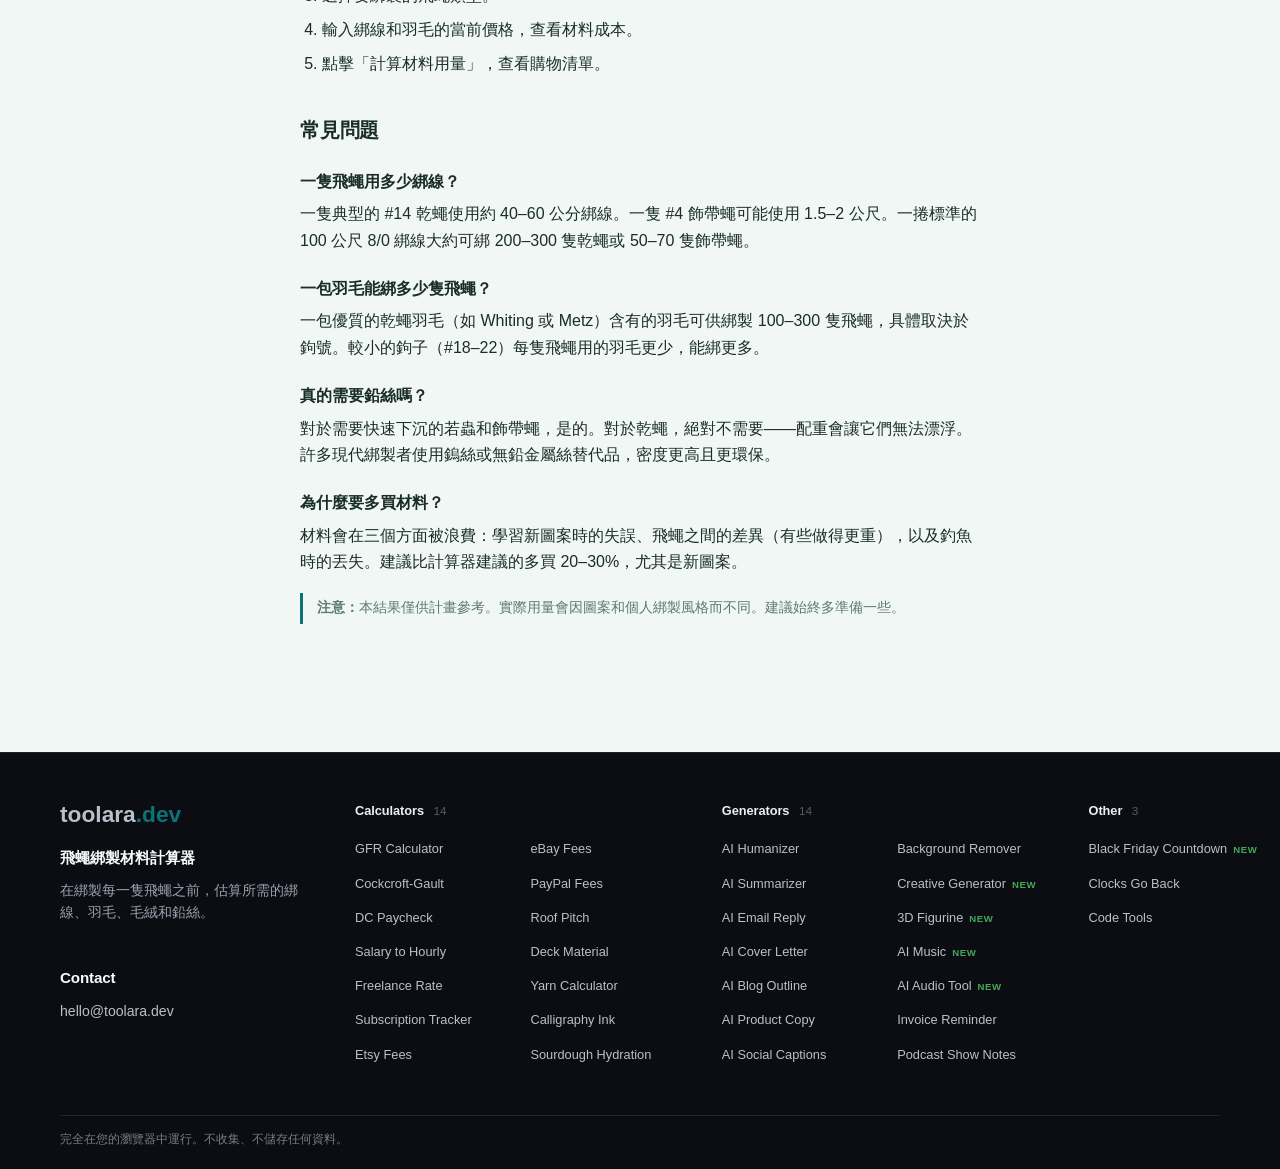
<file: zh-tw/index.html>
<!DOCTYPE html>
<html lang="zh-Hant">
<head>
<meta charset="UTF-8">
<meta name="viewport" content="width=device-width, initial-scale=1.0">
<title>飛蠅綁製材料計算器 — 綁線、羽毛與鉛絲用量估算</title>
<meta name="description" content="免費線上飛蠅綁製材料計算器。輸入擬綁製的數量、鉤號與款式，估算所需的綁線、羽毛、毛絨和鉛絲用量，並彙總材料清單與預估成本。計算全程在瀏覽器本機完成，不上傳不儲存。">
<meta name="keywords" content="fly tying calculator, fly tying materials, how much thread for flies, hackle calculator, fly tying cost estimator">
<meta name="robots" content="index, follow, max-snippet:-1, max-image-preview:large">
<meta name="theme-color" content="#1a3d2e">

<link rel="canonical" href="https://flytying.toolara.dev/zh-tw/">
<link rel="alternate" hreflang="en" href="https://flytying.toolara.dev/">
<link rel="alternate" hreflang="zh-Hans" href="https://flytying.toolara.dev/zh/">
<link rel="alternate" hreflang="zh-Hant" href="https://flytying.toolara.dev/zh-tw/">
<link rel="alternate" hreflang="ja" href="https://flytying.toolara.dev/ja/">
<link rel="alternate" hreflang="ko" href="https://flytying.toolara.dev/ko/">
<link rel="alternate" hreflang="de" href="https://flytying.toolara.dev/de/">
<link rel="alternate" hreflang="ru" href="https://flytying.toolara.dev/ru/">
<link rel="alternate" hreflang="es" href="https://flytying.toolara.dev/es/">
<link rel="alternate" hreflang="x-default" href="https://flytying.toolara.dev/">

<meta property="og:type" content="website">
<meta property="og:title" content="飛蠅綁製材料計算器 — 綁線、羽毛與鉛絲用量估算">
<meta property="og:description" content="免費線上飛蠅綁製材料計算器。輸入擬綁製的數量、鉤號與款式，估算所需的綁線、羽毛、毛絨和鉛絲用量，並彙總材料清單與預估成本。計算全程在瀏覽器本機完成，不上傳不儲存。">
<meta property="og:url" content="https://flytying.toolara.dev/zh-tw/">
<meta property="og:image" content="https://flytying.toolara.dev/og-image.png">
<meta property="og:image:width" content="1200">
<meta property="og:image:height" content="630">
<meta property="og:image:alt" content="飛蠅綁製材料計算器 — 綁線、羽毛與鉛絲用量估算">
<meta property="og:locale" content="zh_TW">
<meta name="twitter:card" content="summary_large_image">

<script type="application/ld+json">
{
  "@context": "https://schema.org",
  "@type": "WebApplication",
  "name": "飛蠅綁製材料計算器",
  "url": "https://flytying.toolara.dev/zh-tw/",
  "applicationCategory": "UtilityApplication",
  "operatingSystem": "Any",
  "inLanguage": "zh-Hant",
  "description": "免費線上飛蠅綁製材料計算器。輸入擬綁製的數量、鉤號與款式，估算所需的綁線、羽毛、毛絨和鉛絲用量，並彙總材料清單與預估成本。計算全程在瀏覽器本機完成，不上傳不儲存。",
  "offers": { "@type": "Offer", "price": "0", "priceCurrency": "USD" }
}
</script>

<script>window.__FORCE_LANG__ = 'zh-TW';</script>
<link rel="stylesheet" href="/css/style.css">
<style id="footer-groups-css">
.site-footer-grid{grid-template-columns:minmax(0,0.85fr) minmax(0,2.65fr)!important;gap:40px!important}
.site-footer-column:nth-child(2){grid-row:1/span 2!important}
.site-footer-column:nth-child(3){grid-column:1!important;grid-row:2!important}
.site-footer-explore{display:grid;grid-template-columns:repeat(3,minmax(0,1fr));gap:22px 20px;align-content:start}
.site-footer-group{min-width:0}
.site-footer-group-title{margin:0 0 9px;padding-bottom:8px;border-bottom:1px solid rgba(255,255,255,0.16);color:#f8fafc;font-size:0.7rem;font-weight:700;letter-spacing:0.06em;text-transform:uppercase;opacity:.75}
.site-footer-group .site-footer-links{display:grid!important;grid-template-columns:minmax(0,1fr)!important;gap:7px;font-size:0.85rem;line-height:1.4}
@media(max-width:960px){.site-footer-grid{grid-template-columns:1fr!important;gap:30px!important}
.site-footer-column:nth-child(2){grid-row:auto!important}.site-footer-column:nth-child(3){grid-column:auto!important;grid-row:auto!important}
.site-footer-explore{grid-template-columns:repeat(2,minmax(0,1fr))}}
</style>
<style id="fc-cloud-css">
/* Footer tool columns - Linear style (design v3-A) */
.site-footer-grid{grid-template-columns:1.05fr 1.35fr 1.35fr 0.55fr !important;gap:44px !important}
/* 覆盖子站旧版 nth-child 网格定位残留 */
.site-footer .site-footer-column:nth-child(2),.site-footer .site-footer-column:nth-child(3),.site-footer .site-footer-column:nth-child(4){grid-row:auto !important;grid-column:auto !important;display:block !important}
.site-footer .fa-h4{font-size:0.8rem;font-weight:600;color:#eceef0;margin:0 0 16px;letter-spacing:-0.005em}
.site-footer .fa-h4 .n{color:#565b63;font-weight:500;margin-left:6px;font-size:0.74rem}
.site-footer ul.fa-list{list-style:none;margin:0;padding:0;columns:2;column-gap:28px}
.site-footer ul.fa-list.single{columns:1}
.site-footer ul.fa-list li{margin-bottom:11px;break-inside:avoid}
.site-footer ul.fa-list a{font-size:0.8rem;color:#83898f;text-decoration:none;transition:color 0.12s;white-space:nowrap}
.site-footer ul.fa-list a:hover{color:#f0f2f4}
.site-footer ul.fa-list a .fa-new{color:#46a758;font-size:0.6rem;font-weight:700;letter-spacing:0.06em;margin-left:6px}
.site-footer .fa-contact{margin-top:18px}.site-footer .fa-contact-h{margin:42px 0 10px !important;color:#f8fafc;font-size:0.95rem;font-weight:650}
@media(max-width:960px){.site-footer-grid{grid-template-columns:1fr 1fr !important;gap:32px !important}}
@media(max-width:640px){.site-footer-grid{grid-template-columns:1fr !important;gap:26px !important}}
</style></head>
<body>
<header class="site-header"><div class="site-header-inner"><a class="site-brand" href="/" aria-label="fly-tying-calculator"><span class="site-brand-mark" aria-hidden="true">FT</span><span class="site-brand-name" data-i18n="title"></span></a><nav class="site-nav" aria-label="Site navigation"><select id="langSelect" onchange="setLang(this.value)" aria-label="Language">
      <option value="en">English</option>
      <option value="zh">简体中文</option>
      <option value="zh-TW">繁體中文</option>
      <option value="ja">日本語</option>
      <option value="ko">한국어</option>
      <option value="de">Deutsch</option>
      <option value="ru">Русский</option>
      <option value="es">Español</option>
    </select></nav></div></header>


<header class="hero">

  <div class="hero-inner">
    <div class="hero-badge" data-i18n="heroBadge">🪝 飛蠅綁製</div>
    <h1 data-i18n="title">飛蠅綁製材料計算器</h1>
    <p data-i18n="subtitle">在綁製每一隻飛蠅之前，估算所需的綁線、羽毛、毛絨和鉛絲。</p>
  </div>
</header>

<main class="wrap">
  <section class="card">
    <h2 class="visually-hidden" data-i18n="calcHeading">計算器</h2>

    <div class="row">
      <div>
        <label for="quantity" data-i18n="qtyLabel">飛蠅數量</label>
        <input type="number" id="quantity" min="1" step="1" placeholder="24" value="24" inputmode="numeric">
      </div>
      <div>
        <label for="hookSize" data-i18n="hookLabel">魚鉤型號</label>
        <select id="hookSize">
          <option value="2">#2</option>
          <option value="4">#4</option>
          <option value="6">#6</option>
          <option value="8">#8</option>
          <option value="10">#10</option>
          <option value="12">#12</option>
          <option value="14" selected>#14</option>
          <option value="16">#16</option>
          <option value="18">#18</option>
          <option value="20">#20</option>
          <option value="22">#22</option>
        </select>
      </div>
    </div>

    <label for="style" data-i18n="styleLabel">飛蠅類型</label>
    <select id="style">
      <option value="dry" selected data-i18n="styleDry">乾蠅</option>
      <option value="wet" data-i18n="styleWet">濕蠅</option>
      <option value="nymph" data-i18n="styleNymph">若蟲</option>
      <option value="streamer" data-i18n="styleStreamer">飾帶蠅</option>
    </select>

    <div class="row">
      <div>
        <label for="threadPrice" data-i18n="threadLabel">綁線捲價格（美元）</label>
        <input type="number" id="threadPrice" min="0" step="0.5" placeholder="4" value="4" inputmode="decimal">
      </div>
      <div>
        <label for="hacklePrice" data-i18n="hackleLabel">羽毛包價格（美元）</label>
        <input type="number" id="hacklePrice" min="0" step="0.5" placeholder="12" value="12" inputmode="decimal">
      </div>
    </div>

    <button class="calc" type="button" onclick="calculate()" data-i18n="calcBtn">計算材料用量</button>

    <div id="result" role="region" aria-live="polite">
      <div class="result-label" data-i18n="resultLabel">所需材料</div>
      <div class="total-flies"><span id="totalFlies">—</span></div>

      <div class="breakdown">
        <div class="bd-row"><span data-i18n="bdThread">綁線</span><strong id="bdThread">—</strong></div>
        <div class="bd-row"><span data-i18n="bdHackle">羽毛</span><strong id="bdHackle">—</strong></div>
        <div class="bd-row"><span data-i18n="bdDubbing">毛絨</span><strong id="bdDubbing">—</strong></div>
        <div class="bd-row"><span data-i18n="bdWire">鉛絲</span><strong id="bdWire">—</strong></div>
        <div class="bd-row"><span data-i18n="bdHooks">魚鉤</span><strong id="bdHooks">—</strong></div>
        <div class="bd-divider"></div>
        <div class="bd-row bd-total"><span data-i18n="bdCost">預估材料成本</span><strong id="bdCost">—</strong></div>
      </div>
      <div class="result-disclaimer" data-i18n="resultDisclaimer">僅為估算值。實際用量會因圖案、綁製風格和個人技法而不同。建議多買一些備用。</div>
    </div>
  </section>

  <section>
    <h2 data-i18n="whatIsTitle">材料用量是如何估算的</h2>
    <p data-i18n="whatIsText">飛蠅綁製材料消耗量取決於三個主要因素：魚鉤型號（決定飛蠅的尺寸）、飛蠅類型（乾蠅、濕蠅、若蟲或飾帶蠅）以及計畫綁製的總數量。本計算器綜合這些因素，生成實用的材料清單，幫助您在坐到綁製台前做好預算和規劃。</p>
  </section>

  <section>
    <h2 data-i18n="factorsTitle">影響材料用量的因素</h2>
    <h3 data-i18n="f1Title">魚鉤型號</h3>
    <p data-i18n="f1Text">一個 #4 飾帶蠅魚鉤使用的綁線和材料，大約是 #16 乾蠅魚鉤的 4 倍。鉤號越大（數字越小），材料需求顯著增加。</p>

    <h3 data-i18n="f2Title">飛蠅類型</h3>
    <ul>
      <li data-i18n="f2a"><strong>乾蠅：</strong>基準——材料輕，羽毛用量大</li>
      <li data-i18n="f2b"><strong>濕蠅：</strong>綁線約多 10%，毛絨略多</li>
      <li data-i18n="f2c"><strong>若蟲：</strong>約多 20%，並需要鉛絲配重</li>
      <li data-i18n="f2d"><strong>飾帶蠅：</strong>約多 60%——鉤子更大，每隻飛蠅用材更多</li>
    </ul>

    <h3 data-i18n="f3Title">追蹤的材料</h3>
    <ul>
      <li data-i18n="f3a"><strong>綁線：</strong>以公尺計量——每隻飛蠅的骨架</li>
      <li data-i18n="f3b"><strong>羽毛：</strong>纏繞在魚鉤上，形成腿部和動態</li>
      <li data-i18n="f3c"><strong>毛絨：</strong>用於身體的毛皮或合成混紡材料</li>
      <li data-i18n="f3d"><strong>鉛絲：</strong>用於配重，主要用於若蟲和飾帶蠅</li>
      <li data-i18n="f3e"><strong>魚鉤：</strong>每隻飛蠅一個（另備幾個練習用）</li>
    </ul>
  </section>

  <section>
    <h2 data-i18n="howToTitle">如何使用本計算器</h2>
    <ol>
      <li data-i18n="howTo1">輸入計畫綁製的飛蠅數量。</li>
      <li data-i18n="howTo2">選擇魚鉤型號——這是最重要的因素。</li>
      <li data-i18n="howTo3">選擇要綁製的飛蠅類型。</li>
      <li data-i18n="howTo4">輸入綁線和羽毛的當前價格，查看材料成本。</li>
      <li data-i18n="howTo5">點擊「計算材料用量」，查看購物清單。</li>
    </ol>
  </section>

  <section>
    <h2 data-i18n="faqTitle">常見問題</h2>
    <h3 data-i18n="faq1q">一隻飛蠅用多少綁線？</h3>
    <p data-i18n="faq1a">一隻典型的 #14 乾蠅使用約 40–60 公分綁線。一隻 #4 飾帶蠅可能使用 1.5–2 公尺。一捲標準的 100 公尺 8/0 綁線大約可綁 200–300 隻乾蠅或 50–70 隻飾帶蠅。</p>

    <h3 data-i18n="faq2q">一包羽毛能綁多少隻飛蠅？</h3>
    <p data-i18n="faq2a">一包優質的乾蠅羽毛（如 Whiting 或 Metz）含有的羽毛可供綁製 100–300 隻飛蠅，具體取決於鉤號。較小的鉤子（#18–22）每隻飛蠅用的羽毛更少，能綁更多。</p>

    <h3 data-i18n="faq3q">真的需要鉛絲嗎？</h3>
    <p data-i18n="faq3a">對於需要快速下沉的若蟲和飾帶蠅，是的。對於乾蠅，絕對不需要——配重會讓它們無法漂浮。許多現代綁製者使用鎢絲或無鉛金屬絲替代品，密度更高且更環保。</p>

    <h3 data-i18n="faq4q">為什麼要多買材料？</h3>
    <p data-i18n="faq4a">材料會在三個方面被浪費：學習新圖案時的失誤、飛蠅之間的差異（有些做得更重），以及釣魚時的丟失。建議比計算器建議的多買 20–30%，尤其是新圖案。</p>

    <div class="disclaimer" data-i18n="disclaimer"><strong>注意：</strong>本結果僅供計畫參考。實際用量會因圖案和個人綁製風格而不同。建議始終多準備一些。</div>
  </section>
</main>

<footer class="footer site-footer">
<div class="site-footer-inner">
<div class="site-footer-grid"><section class="site-footer-column">
<a class="site-footer-wordmark" href="https://toolara.dev/" aria-label="toolara.dev">toolara<span class="tld">.dev</span></a>
<p class="site-footer-site-name" data-i18n="title">飛蠅綁製材料計算器</p>
<p class="site-footer-description" data-i18n="subtitle">在綁製每一隻飛蠅之前，估算所需的綁線、羽毛、毛絨和鉛絲。</p>
<h2 class="fa-contact-h">Contact</h2><p class="site-footer-contact fa-contact"><a href="mailto:hello@toolara.dev">hello@toolara.dev</a></p></section><section class="site-footer-column"><h4 class="fa-h4">Calculators <span class="n">14</span></h4><ul class="fa-list"><li><a href="https://gfr.toolara.dev/">GFR Calculator</a></li><li><a href="https://crcl.toolara.dev/">Cockcroft-Gault</a></li><li><a href="https://dc-pay.toolara.dev/">DC Paycheck</a></li><li><a href="https://salary.toolara.dev/">Salary to Hourly</a></li><li><a href="https://freelance.toolara.dev/">Freelance Rate</a></li><li><a href="https://subscriptions.toolara.dev/">Subscription Tracker</a></li><li><a href="https://etsy.toolara.dev/">Etsy Fees</a></li><li><a href="https://ebay.toolara.dev/">eBay Fees</a></li><li><a href="https://paypal.toolara.dev/">PayPal Fees</a></li><li><a href="https://roof.toolara.dev/">Roof Pitch</a></li><li><a href="https://deck.toolara.dev/">Deck Material</a></li><li><a href="https://yarn.toolara.dev/">Yarn Calculator</a></li><li><a href="https://calligraphy.toolara.dev/">Calligraphy Ink</a></li><li><a href="https://sourdough.toolara.dev/">Sourdough Hydration</a></li></ul></section><section class="site-footer-column"><h4 class="fa-h4">Generators <span class="n">14</span></h4><ul class="fa-list"><li><a href="https://humanize.toolara.dev/">AI Humanizer</a></li><li><a href="https://summarize.toolara.dev/">AI Summarizer</a></li><li><a href="https://emailreply.toolara.dev/">AI Email Reply</a></li><li><a href="https://coverletter.toolara.dev/">AI Cover Letter</a></li><li><a href="https://blogoutline.toolara.dev/">AI Blog Outline</a></li><li><a href="https://productcopy.toolara.dev/">AI Product Copy</a></li><li><a href="https://captions.toolara.dev/">AI Social Captions</a></li><li><a href="https://background.toolara.dev/">Background Remover</a></li><li><a href="https://creative.toolara.dev/">Creative Generator<span class="fa-new">NEW</span></a></li><li><a href="https://figurine.toolara.dev/">3D Figurine<span class="fa-new">NEW</span></a></li><li><a href="https://music.toolara.dev/">AI Music<span class="fa-new">NEW</span></a></li><li><a href="https://audio.toolara.dev/">AI Audio Tool<span class="fa-new">NEW</span></a></li><li><a href="https://invoices.toolara.dev/">Invoice Reminder</a></li><li><a href="https://podcast.toolara.dev/">Podcast Show Notes</a></li></ul></section><section class="site-footer-column"><h4 class="fa-h4">Other <span class="n">3</span></h4><ul class="fa-list single"><li><a href="https://blackfriday.toolara.dev/">Black Friday Countdown<span class="fa-new">NEW</span></a></li><li><a href="https://clocksgoback.toolara.dev/">Clocks Go Back</a></li><li><a href="https://devtools.toolara.dev/">Code Tools</a></li></ul></section></div>
<div class="site-footer-bottom"><p class="site-footer-privacy" data-i18n="footer">完全在您的瀏覽器中運行。不收集、不儲存任何資料。</p></div>
</div>
</footer>

<script src="/js/i18n.js"></script>
<script src="/js/calculator.js"></script>
</body>
</html>
</file>
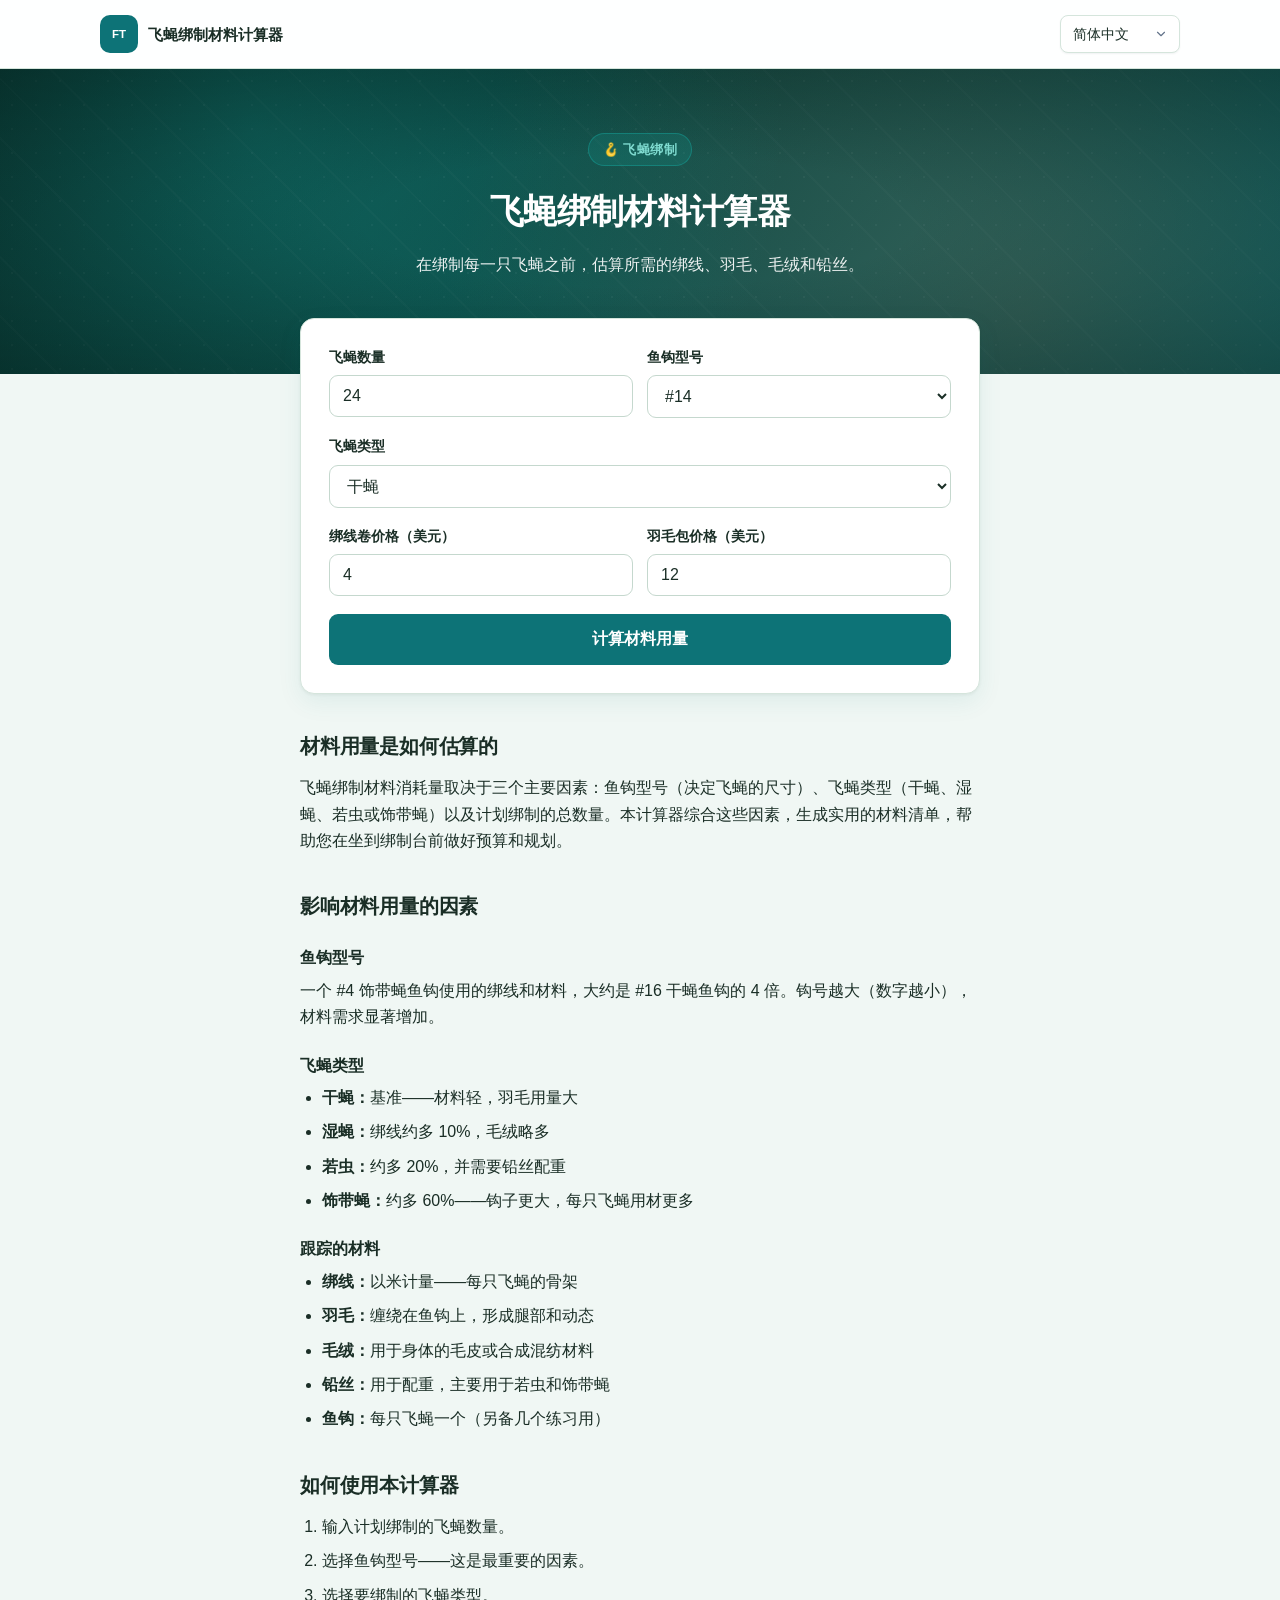
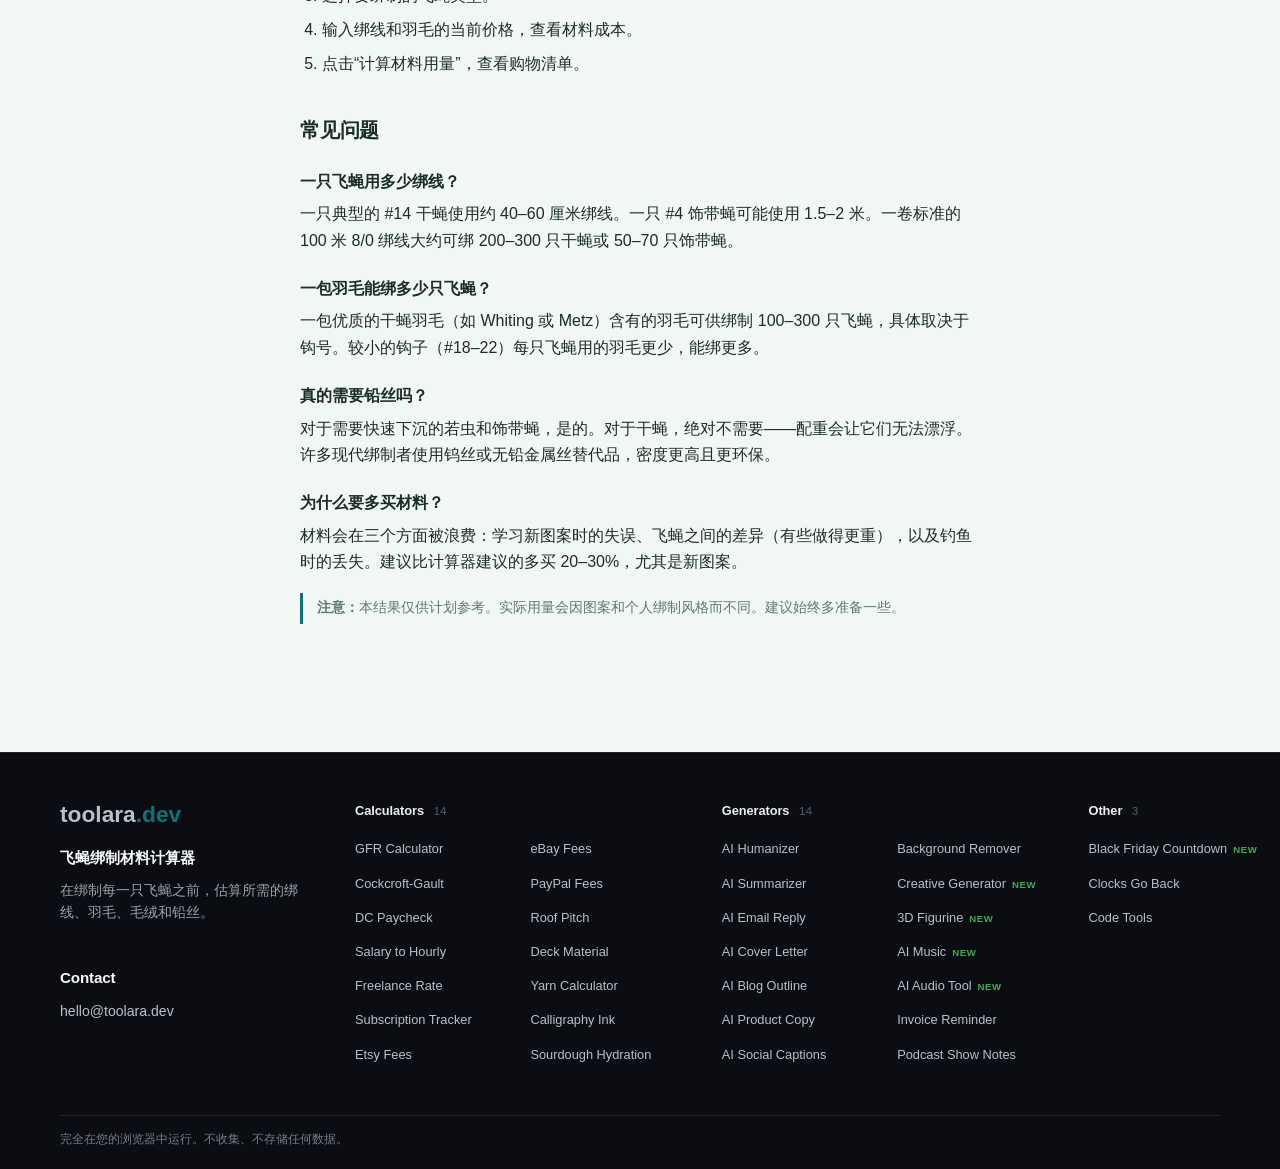
<file: zh/index.html>
<!DOCTYPE html>
<html lang="zh-Hans">
<head>
<meta charset="UTF-8">
<meta name="viewport" content="width=device-width, initial-scale=1.0">
<title>飞蝇绑制材料计算器 — 绑线、羽毛与铅丝用量估算</title>
<meta name="description" content="免费在线飞蝇绑制材料计算器。输入拟绑制的数量、钩号与款式，估算所需的绑线、羽毛、毛绒和铅丝用量，并汇总材料清单与预估成本。计算全部在浏览器本地完成，不上传不存储。">
<meta name="keywords" content="fly tying calculator, fly tying materials, how much thread for flies, hackle calculator, fly tying cost estimator">
<meta name="robots" content="index, follow, max-snippet:-1, max-image-preview:large">
<meta name="theme-color" content="#1a3d2e">

<link rel="canonical" href="https://flytying.toolara.dev/zh/">
<link rel="alternate" hreflang="en" href="https://flytying.toolara.dev/">
<link rel="alternate" hreflang="zh-Hans" href="https://flytying.toolara.dev/zh/">
<link rel="alternate" hreflang="zh-Hant" href="https://flytying.toolara.dev/zh-tw/">
<link rel="alternate" hreflang="ja" href="https://flytying.toolara.dev/ja/">
<link rel="alternate" hreflang="ko" href="https://flytying.toolara.dev/ko/">
<link rel="alternate" hreflang="de" href="https://flytying.toolara.dev/de/">
<link rel="alternate" hreflang="ru" href="https://flytying.toolara.dev/ru/">
<link rel="alternate" hreflang="es" href="https://flytying.toolara.dev/es/">
<link rel="alternate" hreflang="x-default" href="https://flytying.toolara.dev/">

<meta property="og:type" content="website">
<meta property="og:title" content="飞蝇绑制材料计算器 — 绑线、羽毛与铅丝用量估算">
<meta property="og:description" content="免费在线飞蝇绑制材料计算器。输入拟绑制的数量、钩号与款式，估算所需的绑线、羽毛、毛绒和铅丝用量，并汇总材料清单与预估成本。计算全部在浏览器本地完成，不上传不存储。">
<meta property="og:url" content="https://flytying.toolara.dev/zh/">
<meta property="og:image" content="https://flytying.toolara.dev/og-image.png">
<meta property="og:image:width" content="1200">
<meta property="og:image:height" content="630">
<meta property="og:image:alt" content="飞蝇绑制材料计算器 — 绑线、羽毛与铅丝用量估算">
<meta property="og:locale" content="zh_CN">
<meta name="twitter:card" content="summary_large_image">

<script type="application/ld+json">
{
  "@context": "https://schema.org",
  "@type": "WebApplication",
  "name": "飞蝇绑制材料计算器",
  "url": "https://flytying.toolara.dev/zh/",
  "applicationCategory": "UtilityApplication",
  "operatingSystem": "Any",
  "inLanguage": "zh-Hans",
  "description": "免费在线飞蝇绑制材料计算器。输入拟绑制的数量、钩号与款式，估算所需的绑线、羽毛、毛绒和铅丝用量，并汇总材料清单与预估成本。计算全部在浏览器本地完成，不上传不存储。",
  "offers": { "@type": "Offer", "price": "0", "priceCurrency": "USD" }
}
</script>

<script>window.__FORCE_LANG__ = 'zh';</script>
<link rel="stylesheet" href="/css/style.css">
<style id="footer-groups-css">
.site-footer-grid{grid-template-columns:minmax(0,0.85fr) minmax(0,2.65fr)!important;gap:40px!important}
.site-footer-column:nth-child(2){grid-row:1/span 2!important}
.site-footer-column:nth-child(3){grid-column:1!important;grid-row:2!important}
.site-footer-explore{display:grid;grid-template-columns:repeat(3,minmax(0,1fr));gap:22px 20px;align-content:start}
.site-footer-group{min-width:0}
.site-footer-group-title{margin:0 0 9px;padding-bottom:8px;border-bottom:1px solid rgba(255,255,255,0.16);color:#f8fafc;font-size:0.7rem;font-weight:700;letter-spacing:0.06em;text-transform:uppercase;opacity:.75}
.site-footer-group .site-footer-links{display:grid!important;grid-template-columns:minmax(0,1fr)!important;gap:7px;font-size:0.85rem;line-height:1.4}
@media(max-width:960px){.site-footer-grid{grid-template-columns:1fr!important;gap:30px!important}
.site-footer-column:nth-child(2){grid-row:auto!important}.site-footer-column:nth-child(3){grid-column:auto!important;grid-row:auto!important}
.site-footer-explore{grid-template-columns:repeat(2,minmax(0,1fr))}}
</style>
<style id="fc-cloud-css">
/* Footer tool columns - Linear style (design v3-A) */
.site-footer-grid{grid-template-columns:1.05fr 1.35fr 1.35fr 0.55fr !important;gap:44px !important}
/* 覆盖子站旧版 nth-child 网格定位残留 */
.site-footer .site-footer-column:nth-child(2),.site-footer .site-footer-column:nth-child(3),.site-footer .site-footer-column:nth-child(4){grid-row:auto !important;grid-column:auto !important;display:block !important}
.site-footer .fa-h4{font-size:0.8rem;font-weight:600;color:#eceef0;margin:0 0 16px;letter-spacing:-0.005em}
.site-footer .fa-h4 .n{color:#565b63;font-weight:500;margin-left:6px;font-size:0.74rem}
.site-footer ul.fa-list{list-style:none;margin:0;padding:0;columns:2;column-gap:28px}
.site-footer ul.fa-list.single{columns:1}
.site-footer ul.fa-list li{margin-bottom:11px;break-inside:avoid}
.site-footer ul.fa-list a{font-size:0.8rem;color:#83898f;text-decoration:none;transition:color 0.12s;white-space:nowrap}
.site-footer ul.fa-list a:hover{color:#f0f2f4}
.site-footer ul.fa-list a .fa-new{color:#46a758;font-size:0.6rem;font-weight:700;letter-spacing:0.06em;margin-left:6px}
.site-footer .fa-contact{margin-top:18px}.site-footer .fa-contact-h{margin:42px 0 10px !important;color:#f8fafc;font-size:0.95rem;font-weight:650}
@media(max-width:960px){.site-footer-grid{grid-template-columns:1fr 1fr !important;gap:32px !important}}
@media(max-width:640px){.site-footer-grid{grid-template-columns:1fr !important;gap:26px !important}}
</style></head>
<body>
<header class="site-header"><div class="site-header-inner"><a class="site-brand" href="/" aria-label="fly-tying-calculator"><span class="site-brand-mark" aria-hidden="true">FT</span><span class="site-brand-name" data-i18n="title"></span></a><nav class="site-nav" aria-label="Site navigation"><select id="langSelect" onchange="setLang(this.value)" aria-label="Language">
      <option value="en">English</option>
      <option value="zh">简体中文</option>
      <option value="zh-TW">繁體中文</option>
      <option value="ja">日本語</option>
      <option value="ko">한국어</option>
      <option value="de">Deutsch</option>
      <option value="ru">Русский</option>
      <option value="es">Español</option>
    </select></nav></div></header>


<header class="hero">

  <div class="hero-inner">
    <div class="hero-badge" data-i18n="heroBadge">🪝 飞蝇绑制</div>
    <h1 data-i18n="title">飞蝇绑制材料计算器</h1>
    <p data-i18n="subtitle">在绑制每一只飞蝇之前，估算所需的绑线、羽毛、毛绒和铅丝。</p>
  </div>
</header>

<main class="wrap">
  <section class="card">
    <h2 class="visually-hidden" data-i18n="calcHeading">计算器</h2>

    <div class="row">
      <div>
        <label for="quantity" data-i18n="qtyLabel">飞蝇数量</label>
        <input type="number" id="quantity" min="1" step="1" placeholder="24" value="24" inputmode="numeric">
      </div>
      <div>
        <label for="hookSize" data-i18n="hookLabel">鱼钩型号</label>
        <select id="hookSize">
          <option value="2">#2</option>
          <option value="4">#4</option>
          <option value="6">#6</option>
          <option value="8">#8</option>
          <option value="10">#10</option>
          <option value="12">#12</option>
          <option value="14" selected>#14</option>
          <option value="16">#16</option>
          <option value="18">#18</option>
          <option value="20">#20</option>
          <option value="22">#22</option>
        </select>
      </div>
    </div>

    <label for="style" data-i18n="styleLabel">飞蝇类型</label>
    <select id="style">
      <option value="dry" selected data-i18n="styleDry">干蝇</option>
      <option value="wet" data-i18n="styleWet">湿蝇</option>
      <option value="nymph" data-i18n="styleNymph">若虫</option>
      <option value="streamer" data-i18n="styleStreamer">饰带蝇</option>
    </select>

    <div class="row">
      <div>
        <label for="threadPrice" data-i18n="threadLabel">绑线卷价格（美元）</label>
        <input type="number" id="threadPrice" min="0" step="0.5" placeholder="4" value="4" inputmode="decimal">
      </div>
      <div>
        <label for="hacklePrice" data-i18n="hackleLabel">羽毛包价格（美元）</label>
        <input type="number" id="hacklePrice" min="0" step="0.5" placeholder="12" value="12" inputmode="decimal">
      </div>
    </div>

    <button class="calc" type="button" onclick="calculate()" data-i18n="calcBtn">计算材料用量</button>

    <div id="result" role="region" aria-live="polite">
      <div class="result-label" data-i18n="resultLabel">所需材料</div>
      <div class="total-flies"><span id="totalFlies">—</span></div>

      <div class="breakdown">
        <div class="bd-row"><span data-i18n="bdThread">绑线</span><strong id="bdThread">—</strong></div>
        <div class="bd-row"><span data-i18n="bdHackle">羽毛</span><strong id="bdHackle">—</strong></div>
        <div class="bd-row"><span data-i18n="bdDubbing">毛绒</span><strong id="bdDubbing">—</strong></div>
        <div class="bd-row"><span data-i18n="bdWire">铅丝</span><strong id="bdWire">—</strong></div>
        <div class="bd-row"><span data-i18n="bdHooks">鱼钩</span><strong id="bdHooks">—</strong></div>
        <div class="bd-divider"></div>
        <div class="bd-row bd-total"><span data-i18n="bdCost">预估材料成本</span><strong id="bdCost">—</strong></div>
      </div>
      <div class="result-disclaimer" data-i18n="resultDisclaimer">仅为估算值。实际用量会因图案、绑制风格和个人技法而不同。建议多买一些备用。</div>
    </div>
  </section>

  <section>
    <h2 data-i18n="whatIsTitle">材料用量是如何估算的</h2>
    <p data-i18n="whatIsText">飞蝇绑制材料消耗量取决于三个主要因素：鱼钩型号（决定飞蝇的尺寸）、飞蝇类型（干蝇、湿蝇、若虫或饰带蝇）以及计划绑制的总数量。本计算器综合这些因素，生成实用的材料清单，帮助您在坐到绑制台前做好预算和规划。</p>
  </section>

  <section>
    <h2 data-i18n="factorsTitle">影响材料用量的因素</h2>
    <h3 data-i18n="f1Title">鱼钩型号</h3>
    <p data-i18n="f1Text">一个 #4 饰带蝇鱼钩使用的绑线和材料，大约是 #16 干蝇鱼钩的 4 倍。钩号越大（数字越小），材料需求显著增加。</p>

    <h3 data-i18n="f2Title">飞蝇类型</h3>
    <ul>
      <li data-i18n="f2a"><strong>干蝇：</strong>基准——材料轻，羽毛用量大</li>
      <li data-i18n="f2b"><strong>湿蝇：</strong>绑线约多 10%，毛绒略多</li>
      <li data-i18n="f2c"><strong>若虫：</strong>约多 20%，并需要铅丝配重</li>
      <li data-i18n="f2d"><strong>饰带蝇：</strong>约多 60%——钩子更大，每只飞蝇用材更多</li>
    </ul>

    <h3 data-i18n="f3Title">跟踪的材料</h3>
    <ul>
      <li data-i18n="f3a"><strong>绑线：</strong>以米计量——每只飞蝇的骨架</li>
      <li data-i18n="f3b"><strong>羽毛：</strong>缠绕在鱼钩上，形成腿部和动态</li>
      <li data-i18n="f3c"><strong>毛绒：</strong>用于身体的毛皮或合成混纺材料</li>
      <li data-i18n="f3d"><strong>铅丝：</strong>用于配重，主要用于若虫和饰带蝇</li>
      <li data-i18n="f3e"><strong>鱼钩：</strong>每只飞蝇一个（另备几个练习用）</li>
    </ul>
  </section>

  <section>
    <h2 data-i18n="howToTitle">如何使用本计算器</h2>
    <ol>
      <li data-i18n="howTo1">输入计划绑制的飞蝇数量。</li>
      <li data-i18n="howTo2">选择鱼钩型号——这是最重要的因素。</li>
      <li data-i18n="howTo3">选择要绑制的飞蝇类型。</li>
      <li data-i18n="howTo4">输入绑线和羽毛的当前价格，查看材料成本。</li>
      <li data-i18n="howTo5">点击“计算材料用量”，查看购物清单。</li>
    </ol>
  </section>

  <section>
    <h2 data-i18n="faqTitle">常见问题</h2>
    <h3 data-i18n="faq1q">一只飞蝇用多少绑线？</h3>
    <p data-i18n="faq1a">一只典型的 #14 干蝇使用约 40–60 厘米绑线。一只 #4 饰带蝇可能使用 1.5–2 米。一卷标准的 100 米 8/0 绑线大约可绑 200–300 只干蝇或 50–70 只饰带蝇。</p>

    <h3 data-i18n="faq2q">一包羽毛能绑多少只飞蝇？</h3>
    <p data-i18n="faq2a">一包优质的干蝇羽毛（如 Whiting 或 Metz）含有的羽毛可供绑制 100–300 只飞蝇，具体取决于钩号。较小的钩子（#18–22）每只飞蝇用的羽毛更少，能绑更多。</p>

    <h3 data-i18n="faq3q">真的需要铅丝吗？</h3>
    <p data-i18n="faq3a">对于需要快速下沉的若虫和饰带蝇，是的。对于干蝇，绝对不需要——配重会让它们无法漂浮。许多现代绑制者使用钨丝或无铅金属丝替代品，密度更高且更环保。</p>

    <h3 data-i18n="faq4q">为什么要多买材料？</h3>
    <p data-i18n="faq4a">材料会在三个方面被浪费：学习新图案时的失误、飞蝇之间的差异（有些做得更重），以及钓鱼时的丢失。建议比计算器建议的多买 20–30%，尤其是新图案。</p>

    <div class="disclaimer" data-i18n="disclaimer"><strong>注意：</strong>本结果仅供计划参考。实际用量会因图案和个人绑制风格而不同。建议始终多准备一些。</div>
  </section>
</main>

<footer class="footer site-footer">
<div class="site-footer-inner">
<div class="site-footer-grid"><section class="site-footer-column">
<a class="site-footer-wordmark" href="https://toolara.dev/" aria-label="toolara.dev">toolara<span class="tld">.dev</span></a>
<p class="site-footer-site-name" data-i18n="title">飞蝇绑制材料计算器</p>
<p class="site-footer-description" data-i18n="subtitle">在绑制每一只飞蝇之前，估算所需的绑线、羽毛、毛绒和铅丝。</p>
<h2 class="fa-contact-h">Contact</h2><p class="site-footer-contact fa-contact"><a href="mailto:hello@toolara.dev">hello@toolara.dev</a></p></section><section class="site-footer-column"><h4 class="fa-h4">Calculators <span class="n">14</span></h4><ul class="fa-list"><li><a href="https://gfr.toolara.dev/">GFR Calculator</a></li><li><a href="https://crcl.toolara.dev/">Cockcroft-Gault</a></li><li><a href="https://dc-pay.toolara.dev/">DC Paycheck</a></li><li><a href="https://salary.toolara.dev/">Salary to Hourly</a></li><li><a href="https://freelance.toolara.dev/">Freelance Rate</a></li><li><a href="https://subscriptions.toolara.dev/">Subscription Tracker</a></li><li><a href="https://etsy.toolara.dev/">Etsy Fees</a></li><li><a href="https://ebay.toolara.dev/">eBay Fees</a></li><li><a href="https://paypal.toolara.dev/">PayPal Fees</a></li><li><a href="https://roof.toolara.dev/">Roof Pitch</a></li><li><a href="https://deck.toolara.dev/">Deck Material</a></li><li><a href="https://yarn.toolara.dev/">Yarn Calculator</a></li><li><a href="https://calligraphy.toolara.dev/">Calligraphy Ink</a></li><li><a href="https://sourdough.toolara.dev/">Sourdough Hydration</a></li></ul></section><section class="site-footer-column"><h4 class="fa-h4">Generators <span class="n">14</span></h4><ul class="fa-list"><li><a href="https://humanize.toolara.dev/">AI Humanizer</a></li><li><a href="https://summarize.toolara.dev/">AI Summarizer</a></li><li><a href="https://emailreply.toolara.dev/">AI Email Reply</a></li><li><a href="https://coverletter.toolara.dev/">AI Cover Letter</a></li><li><a href="https://blogoutline.toolara.dev/">AI Blog Outline</a></li><li><a href="https://productcopy.toolara.dev/">AI Product Copy</a></li><li><a href="https://captions.toolara.dev/">AI Social Captions</a></li><li><a href="https://background.toolara.dev/">Background Remover</a></li><li><a href="https://creative.toolara.dev/">Creative Generator<span class="fa-new">NEW</span></a></li><li><a href="https://figurine.toolara.dev/">3D Figurine<span class="fa-new">NEW</span></a></li><li><a href="https://music.toolara.dev/">AI Music<span class="fa-new">NEW</span></a></li><li><a href="https://audio.toolara.dev/">AI Audio Tool<span class="fa-new">NEW</span></a></li><li><a href="https://invoices.toolara.dev/">Invoice Reminder</a></li><li><a href="https://podcast.toolara.dev/">Podcast Show Notes</a></li></ul></section><section class="site-footer-column"><h4 class="fa-h4">Other <span class="n">3</span></h4><ul class="fa-list single"><li><a href="https://blackfriday.toolara.dev/">Black Friday Countdown<span class="fa-new">NEW</span></a></li><li><a href="https://clocksgoback.toolara.dev/">Clocks Go Back</a></li><li><a href="https://devtools.toolara.dev/">Code Tools</a></li></ul></section></div>
<div class="site-footer-bottom"><p class="site-footer-privacy" data-i18n="footer">完全在您的浏览器中运行。不收集、不存储任何数据。</p></div>
</div>
</footer>

<script src="/js/i18n.js"></script>
<script src="/js/calculator.js"></script>
</body>
</html>
</file>
<file: css/style.css>
:root {
  --bg: #f0f7f4; --card: #ffffff; --text: #1a2e26; --muted: #5c7a6e;
  --accent: #0d7377; --accent-dark: #095457; --water: #14a098; --brown: #8b5a3c;
  --border: #d5e5dc; --radius: 14px;
  --shadow: 0 1px 3px rgba(26,46,38,0.06), 0 8px 24px rgba(13,115,119,0.08);
}
* { box-sizing: border-box; }
html { scroll-behavior: smooth; }
body { margin: 0; font-family: -apple-system, BlinkMacSystemFont, "Segoe UI", "PingFang SC", "Hiragino Sans GB", "Microsoft YaHei", "Noto Sans CJK SC", Roboto, sans-serif; background: var(--bg); color: var(--text); line-height: 1.65; -webkit-font-smoothing: antialiased; }
.visually-hidden { position: absolute; width: 1px; height: 1px; padding: 0; margin: -1px; overflow: hidden; clip: rect(0,0,0,0); white-space: nowrap; border: 0; }

/* ---------- Hero ---------- */
.hero {
  position: relative;
  overflow: hidden;
  color: #fff;
  padding: 64px 20px 96px;
  background:
    radial-gradient(circle at 20% 20%, rgba(20,160,152,0.35) 0%, transparent 50%),
    radial-gradient(circle at 80% 80%, rgba(139,90,60,0.30) 0%, transparent 55%),
    linear-gradient(135deg, #0a2e2a 0%, #0d4a45 45%, #0d7377 100%);
}
.hero::before {
  content: "";
  position: absolute; inset: 0;
  background-image:
    repeating-linear-gradient(45deg, transparent, transparent 40px, rgba(255,255,255,0.02) 40px, rgba(255,255,255,0.02) 42px),
    radial-gradient(rgba(255,255,255,0.04) 1px, transparent 1px);
  background-size: auto, 24px 24px;
  pointer-events: none;
}
.hero::after {
  content: "";
  position: absolute; inset: 0;
  background: radial-gradient(ellipse at center, transparent 30%, rgba(0,20,15,0.40) 100%);
  pointer-events: none;
}
.hero-inner { max-width: 720px; margin: 0 auto; position: relative; z-index: 2; text-align: center; }
.hero-badge {
  display: inline-block;
  background: rgba(20,160,152,0.20);
  border: 1px solid rgba(20,160,152,0.50);
  color: #7fdbd0;
  padding: 5px 14px;
  border-radius: 999px;
  font-size: 0.8rem;
  font-weight: 600;
  letter-spacing: 0.04em;
  margin-bottom: 18px;
}
.hero h1 { font-size: 2.1rem; margin: 0 0 12px; font-weight: 800; letter-spacing: -0.02em; }
.hero p { margin: 0 auto; opacity: 0.92; font-size: 1rem; max-width: 560px; }

/* ---------- Lang switcher ---------- */
.lang-switch { position: absolute; top: 16px; right: 16px; z-index: 3; }
.lang-switch select {
  appearance: none; -webkit-appearance: none;
  background-color: rgba(255,255,255,0.12);
  background-image: url("data:image/svg+xml;charset=UTF-8,%3csvg xmlns='http://www.w3.org/2000/svg' viewBox='0 0 24 24' fill='none' stroke='white' stroke-width='2' stroke-linecap='round' stroke-linejoin='round'%3e%3cpolyline points='6 9 12 15 18 9'%3e%3c/polyline%3e%3c/svg%3e");
  background-repeat: no-repeat; background-position: right 10px center; background-size: 14px;
  border: 1px solid rgba(255,255,255,0.3);
  color: #fff; padding: 7px 32px 7px 12px; border-radius: 8px;
  font-size: 0.85rem; font-family: inherit; cursor: pointer;
}
.lang-switch select:hover { background-color: rgba(255,255,255,0.25); }
.lang-switch select option { color: #1a2e26; background: #fff; }

/* ---------- Layout ---------- */
.wrap { max-width: 720px; margin: -56px auto 0; padding: 0 20px 64px; position: relative; z-index: 2; }
.card { background: var(--card); border: 1px solid var(--border); border-radius: var(--radius); padding: 28px; margin-bottom: 22px; box-shadow: var(--shadow); }

label { display: block; font-weight: 600; font-size: 0.85rem; margin-bottom: 6px; }
input, select { width: 100%; padding: 11px 13px; border: 1px solid #c5d8ce; border-radius: 9px; font-size: 1rem; margin-bottom: 18px; background: #fff; color: var(--text); transition: border-color 0.15s, box-shadow 0.15s; font-family: inherit; }
input:focus, select:focus { outline: none; border-color: var(--accent); box-shadow: 0 0 0 3px rgba(13,115,119,0.15); }
.row { display: flex; gap: 14px; }
.row > div { flex: 1; }
button.calc { width: 100%; padding: 15px; background: var(--accent); color: #fff; border: none; border-radius: 9px; font-size: 1rem; font-weight: 600; cursor: pointer; transition: background 0.15s, transform 0.1s; font-family: inherit; }
button.calc:hover { background: var(--accent-dark); }
button.calc:active { transform: scale(0.99); }

/* ---------- Result ---------- */
#result { margin-top: 24px; padding: 24px; border-radius: 14px; background: linear-gradient(135deg, #ecfaf7 0%, #f0f7f4 100%); border: 2px solid var(--accent); display: none; animation: fadeIn 0.35s ease; }
#result.show { display: block; }
@keyframes fadeIn { from { opacity: 0; transform: translateY(8px); } to { opacity: 1; transform: none; } }
.result-label { font-size: 0.78rem; text-transform: uppercase; letter-spacing: 0.07em; font-weight: 700; color: #0d7377; margin-bottom: 4px; }
.total-flies { font-size: 2.6rem; font-weight: 800; color: #0a2e2a; line-height: 1; letter-spacing: -0.02em; }
.total-flies::after { content: " flies"; font-size: 1rem; font-weight: 500; color: var(--muted); margin-left: 8px; }
.breakdown { margin-top: 20px; padding-top: 16px; border-top: 1px solid rgba(13,115,119,0.20); }
.bd-row { display: flex; justify-content: space-between; padding: 7px 0; font-size: 0.9rem; color: #1a2e26; }
.bd-row strong { color: #0a2e2a; font-weight: 600; }
.bd-divider { height: 1px; background: rgba(13,115,119,0.15); margin: 10px 0; }
.bd-total { font-size: 1rem; padding-top: 10px; }
.bd-total strong { color: #0d7377; font-size: 1.15rem; }
.result-disclaimer { margin-top: 16px; padding-top: 12px; border-top: 1px solid rgba(13,115,119,0.15); font-size: 0.78rem; color: var(--muted); }

/* ---------- Content ---------- */
h2 { font-size: 1.25rem; margin: 36px 0 12px; letter-spacing: -0.01em; }
h3 { font-size: 1rem; margin: 22px 0 6px; }
p { margin: 0 0 14px; }
ul, ol { margin: 0 0 16px; padding-left: 22px; }
li { margin-bottom: 8px; line-height: 1.65; }
table { width: 100%; border-collapse: collapse; font-size: 0.9rem; margin: 14px 0; }
th, td { text-align: left; padding: 10px 12px; border-bottom: 1px solid #d5e5dc; }
th { background: #ecfaf7; font-weight: 600; font-size: 0.8rem; text-transform: uppercase; letter-spacing: 0.04em; color: #0d7377; }
tr:last-child td { border-bottom: none; }
.disclaimer { font-size: 0.85rem; color: var(--muted); border-left: 3px solid var(--accent); padding: 4px 0 4px 14px; margin-top: 18px; }
.footer { text-align: center; font-size: 0.8rem; color: var(--muted); padding: 24px 20px 48px; }

@media (max-width: 560px) {
  .hero { padding: 48px 16px 80px; }
  .hero h1 { font-size: 1.5rem; }
  .lang-switch { position: static; display: flex; justify-content: center; margin-bottom: 16px; }
  .wrap { padding: 0 14px 48px; }
  .card { padding: 20px; }
  .row { flex-direction: column; gap: 0; }
  .total-flies { font-size: 2.1rem; }
}
/* Toolara site navigation */
.site-header { position: relative; z-index: 10; background: rgba(255,255,255,0.96); border-bottom: 1px solid var(--border, #e2e8f0); }
.site-header-inner { max-width: 1120px; min-height: 68px; margin: 0 auto; padding: 10px 20px; display: flex; align-items: center; justify-content: space-between; gap: 20px; }
.site-brand { min-width: 0; display: flex; align-items: center; gap: 10px; color: var(--text, #0f1c2e); text-decoration: none; font-weight: 700; }
.site-brand-mark { width: 38px; height: 38px; flex: 0 0 38px; display: grid; place-items: center; border-radius: 10px; background: var(--accent, #2563eb); color: #fff; font-size: 0.72rem; font-weight: 800; }
.site-brand-name { font-size: 0.95rem; line-height: 1.25; }
.site-nav { display: flex; align-items: center; gap: 10px; }
.site-nav-link { padding: 8px 12px; border: 1px solid var(--border, #e2e8f0); border-radius: 8px; background: #fff; color: var(--accent-dark, var(--accent, #1d4ed8)); text-decoration: none; white-space: nowrap; font-size: 0.875rem; font-weight: 650; transition: background 0.15s, border-color 0.15s; }
.site-nav-link:hover { background: var(--bg, #f8fafc); border-color: var(--accent, #2563eb); }
.site-nav select { appearance: none; -webkit-appearance: none; width: auto; min-width: 120px; height: 38px; margin: 0; padding: 8px 34px 8px 12px; border: 1px solid var(--border, #e2e8f0); border-radius: 8px; background-color: #fff; background-image: url("data:image/svg+xml;charset=UTF-8,%3csvg xmlns='http://www.w3.org/2000/svg' viewBox='0 0 24 24' fill='none' stroke='%2364748b' stroke-width='2' stroke-linecap='round' stroke-linejoin='round'%3e%3cpolyline points='6 9 12 15 18 9'%3e%3c/polyline%3e%3c/svg%3e"); background-repeat: no-repeat; background-position: right 11px center; background-size: 14px; color: var(--text, #0f1c2e); font-family: inherit; font-size: 0.875rem; line-height: 1.2; cursor: pointer; box-shadow: 0 1px 2px rgba(15, 28, 46, 0.06); transition: border-color 0.15s, box-shadow 0.15s; }
.site-nav select:hover { border-color: var(--accent, #2563eb); }
.site-nav select:focus-visible { outline: 2px solid var(--accent, #2563eb); outline-offset: 2px; }
.site-nav select option { color: #0f1c2e; background: #fff; }
@media (max-width: 560px) {
  .site-header-inner { min-height: 0; padding: 10px 14px; flex-wrap: wrap; gap: 10px; }
  .site-brand { flex: 1 1 100%; }
  .site-nav { width: 100%; justify-content: space-between; gap: 8px; }
  .site-nav select { min-width: 118px; }
}

.site-footer { margin-top: 64px !important; padding: 48px 24px 22px !important; background: #0b0d12 !important; border-top: 1px solid rgba(255,255,255,0.08) !important; color: #a6adbb !important; text-align: left !important; font-size: 0.88rem !important; line-height: 1.6; }
.site-footer-inner { max-width: 1160px; margin: 0 auto; }
.site-footer-grid { display: grid; grid-template-columns: minmax(0,1.25fr) minmax(280px,1.15fr) minmax(220px,0.9fr); gap: 48px; }
.site-footer-column { min-width: 0; }
.site-footer-wordmark { display: inline-flex; align-items: baseline; color: #f8fafc !important; font-size: 1.42rem; font-weight: 850; line-height: 1.15; text-decoration: none; }
.site-footer-wordmark .tld { color: var(--accent, #3b82f6); }
.site-footer-site-name { margin: 18px 0 0 !important; color: #f8fafc; font-size: 0.96rem; font-weight: 700; }
.site-footer-heading { margin: 0 0 16px !important; color: #f8fafc; font-size: 0.95rem; font-weight: 650; }
.site-footer-description { max-width: 420px; margin: 8px 0 0 !important; color: #98a1af; }
.site-footer-links { display: grid; grid-template-columns: repeat(2,minmax(0,1fr)); gap: 12px 18px; }
.site-footer-contact { margin: 0 !important; color: #b9c0cb; overflow-wrap: anywhere; }
.site-footer a { color: #b9c0cb !important; text-decoration: none; }
.site-footer a:hover { color: #fff !important; text-decoration: underline; }
.site-footer-bottom { margin-top: 38px; padding-top: 14px; border-top: 1px solid rgba(255,255,255,0.1); color: #747d8a; font-size: 0.73rem; line-height: 1.5; }
.site-footer-bottom p { margin: 0; }
@media (max-width: 960px) { .site-footer-grid { grid-template-columns: repeat(2,minmax(0,1fr)); gap: 34px; } .site-footer-column:first-child { grid-column: 1 / -1; } }
@media (max-width: 760px) { .site-footer { padding: 36px 20px 20px !important; } .site-footer-grid { grid-template-columns: 1fr; gap: 28px; } .site-footer-column:first-child { grid-column: auto; } .site-footer-links { gap: 10px 14px; } .site-footer-bottom { margin-top: 28px; } }
</file>
